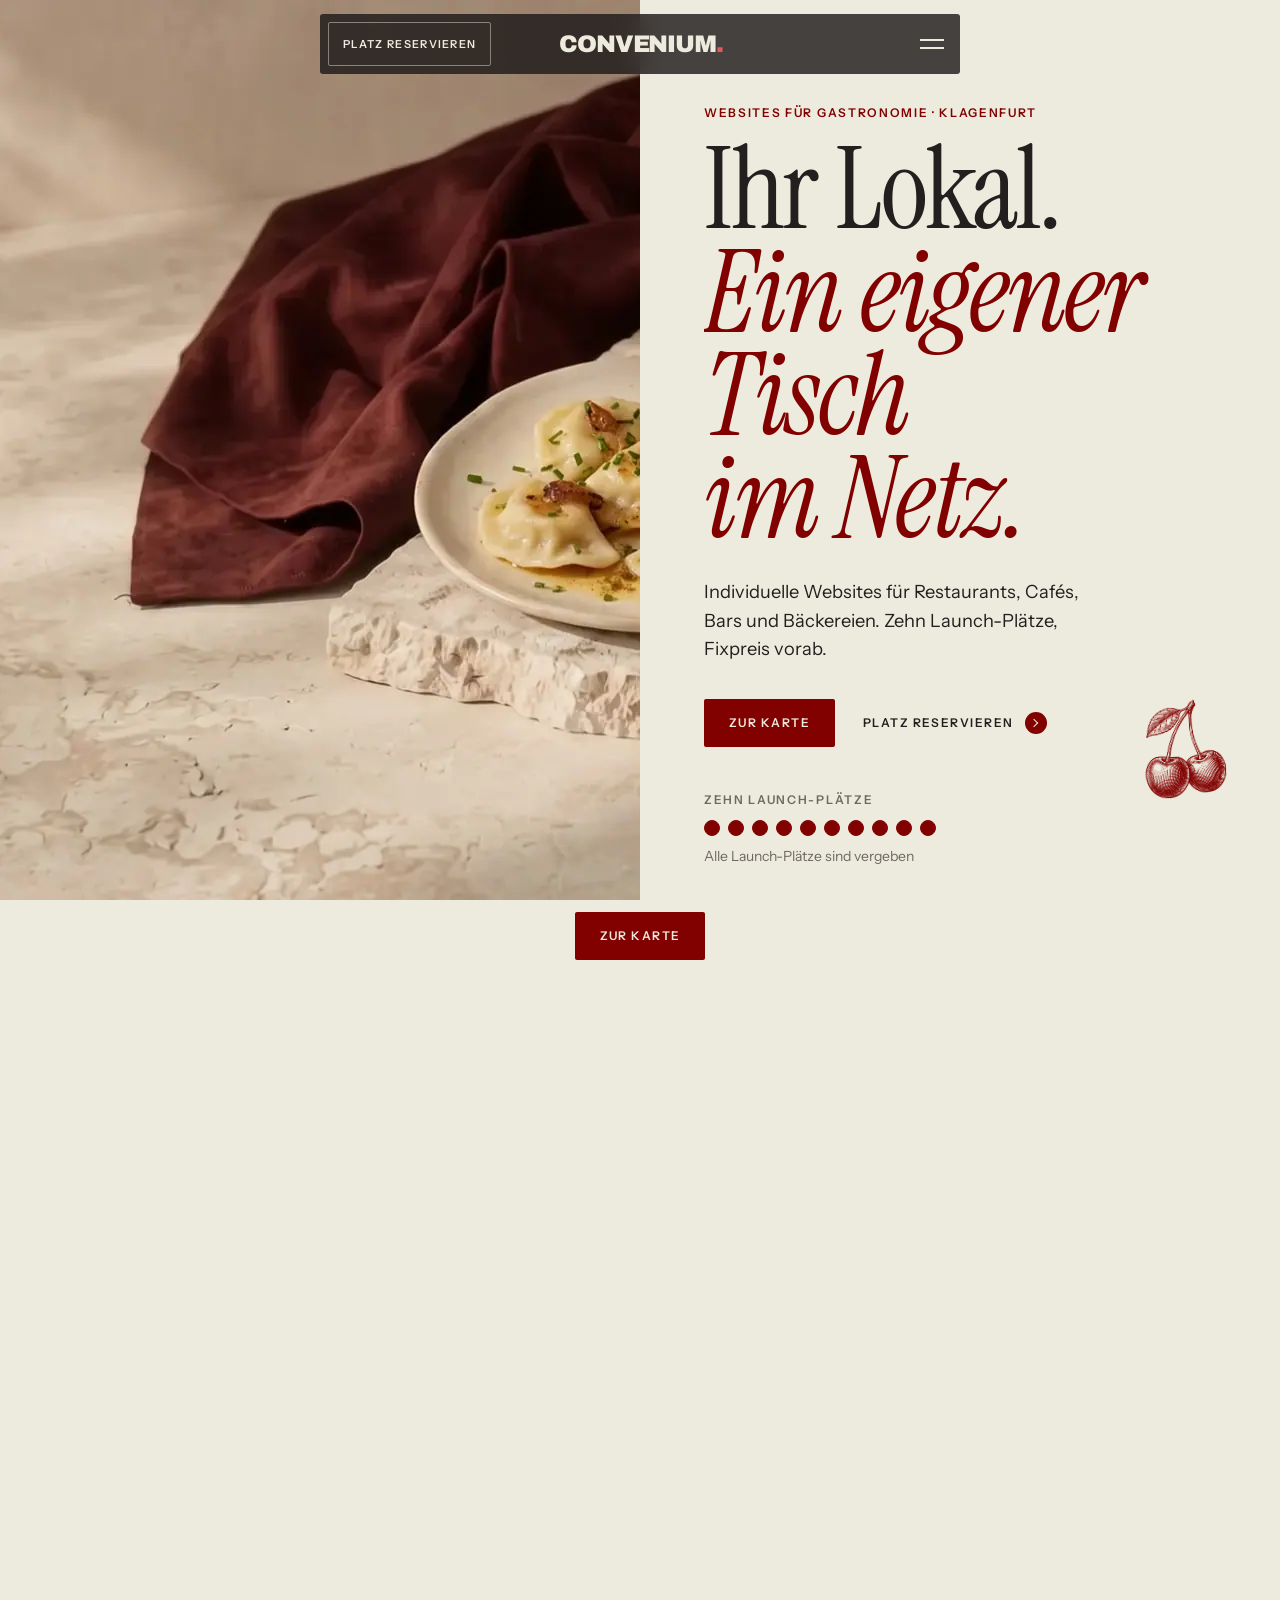
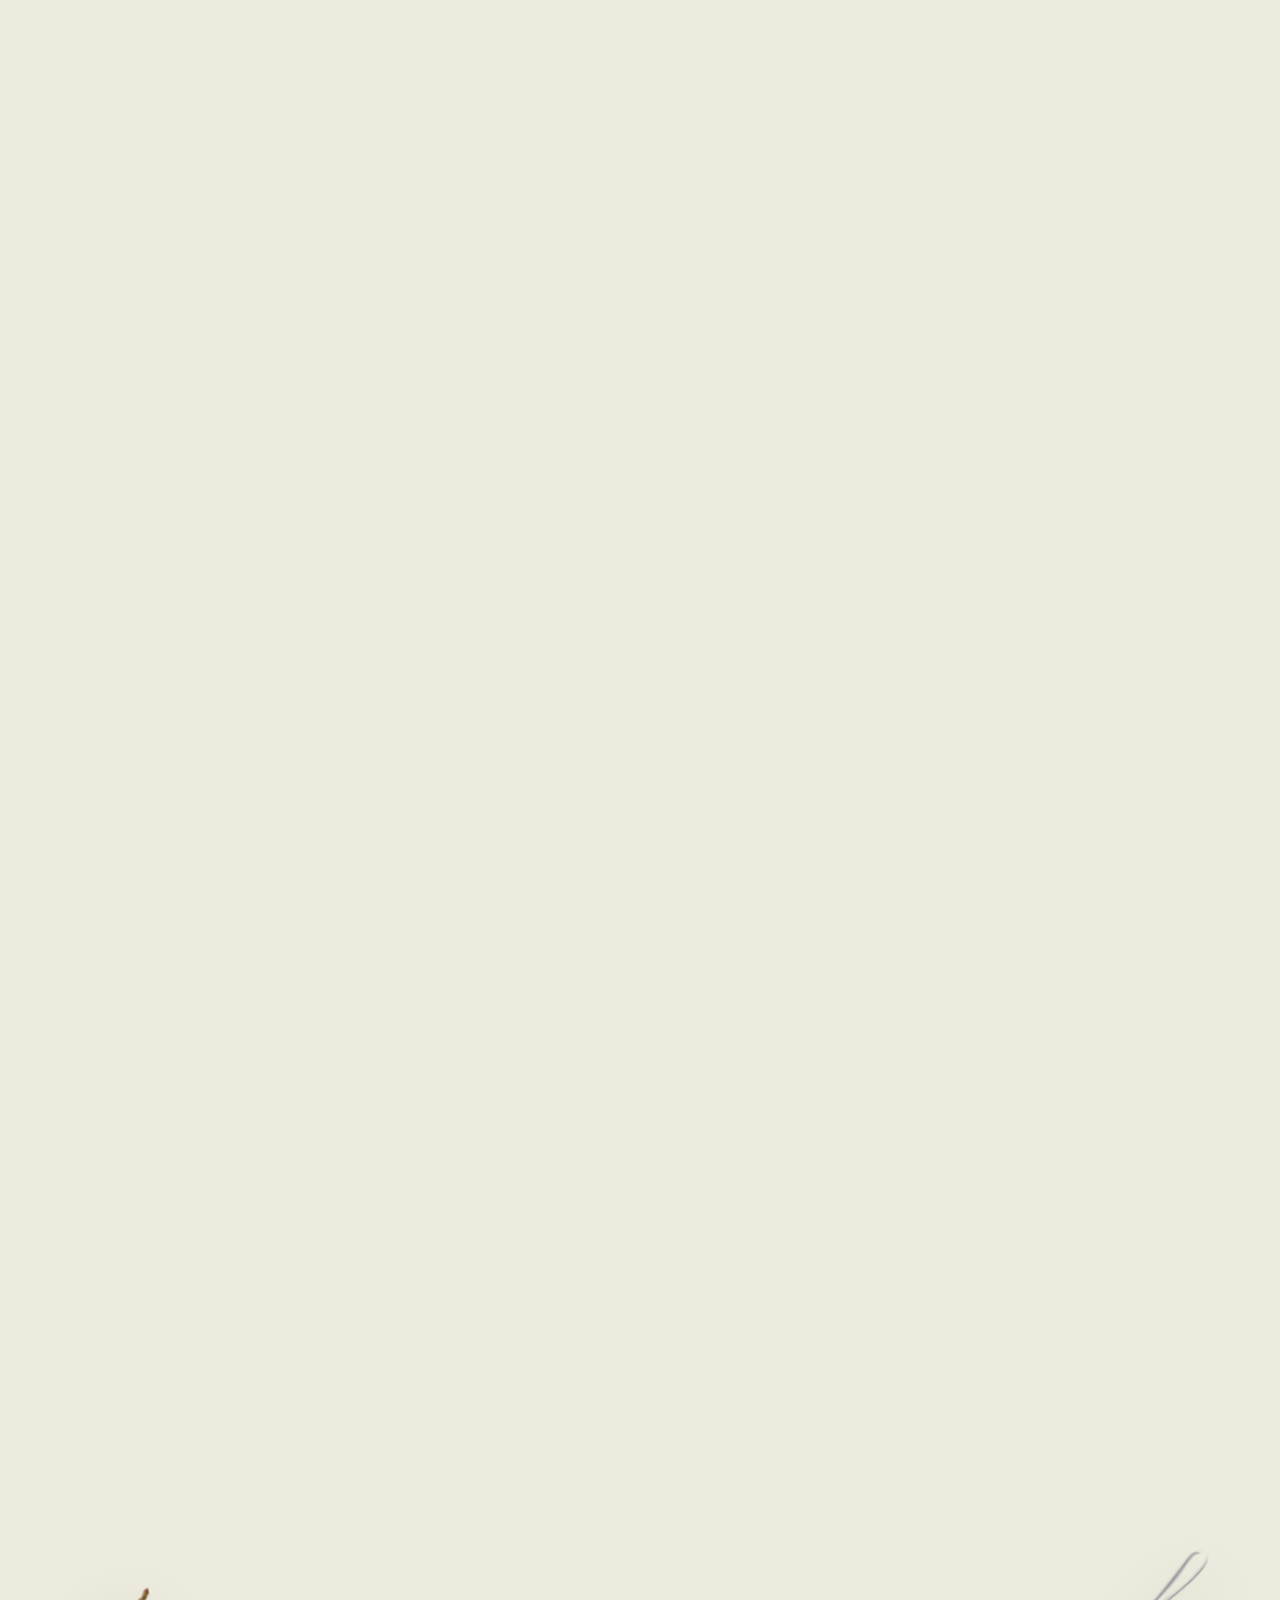
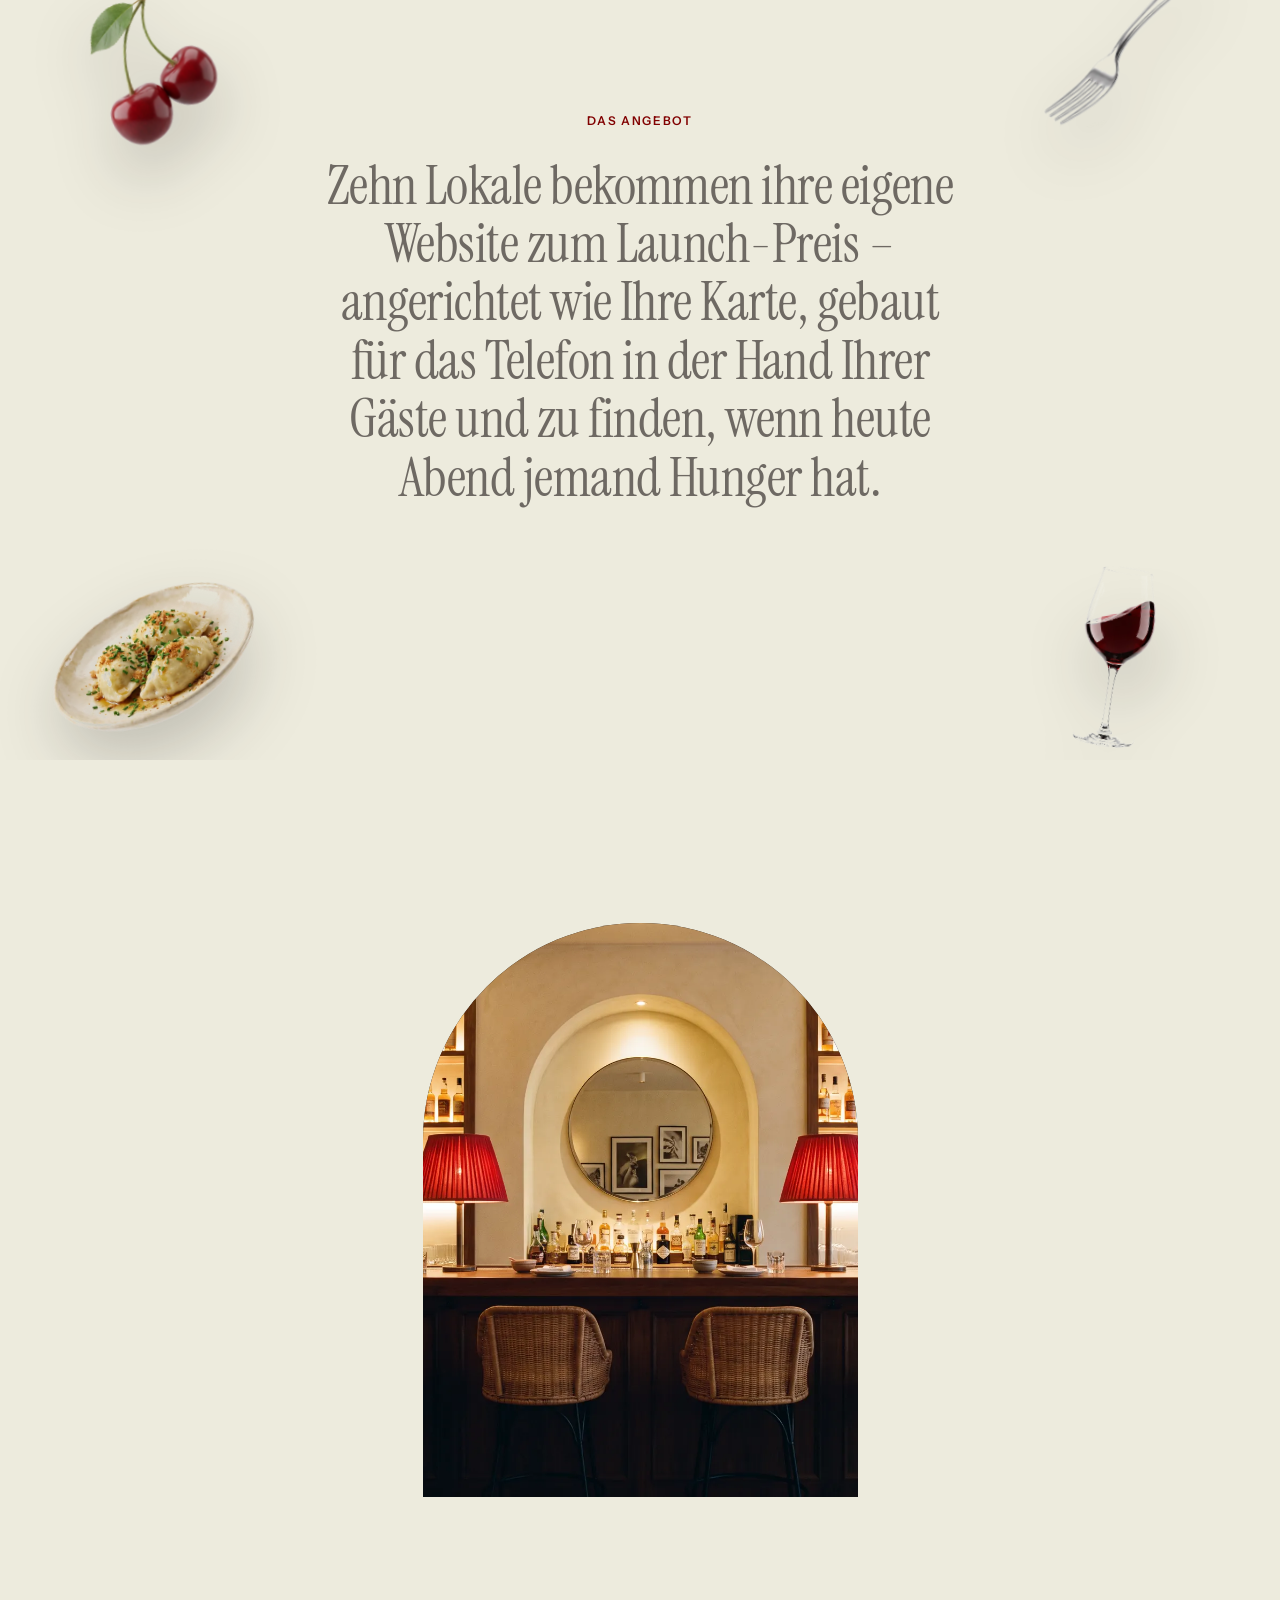
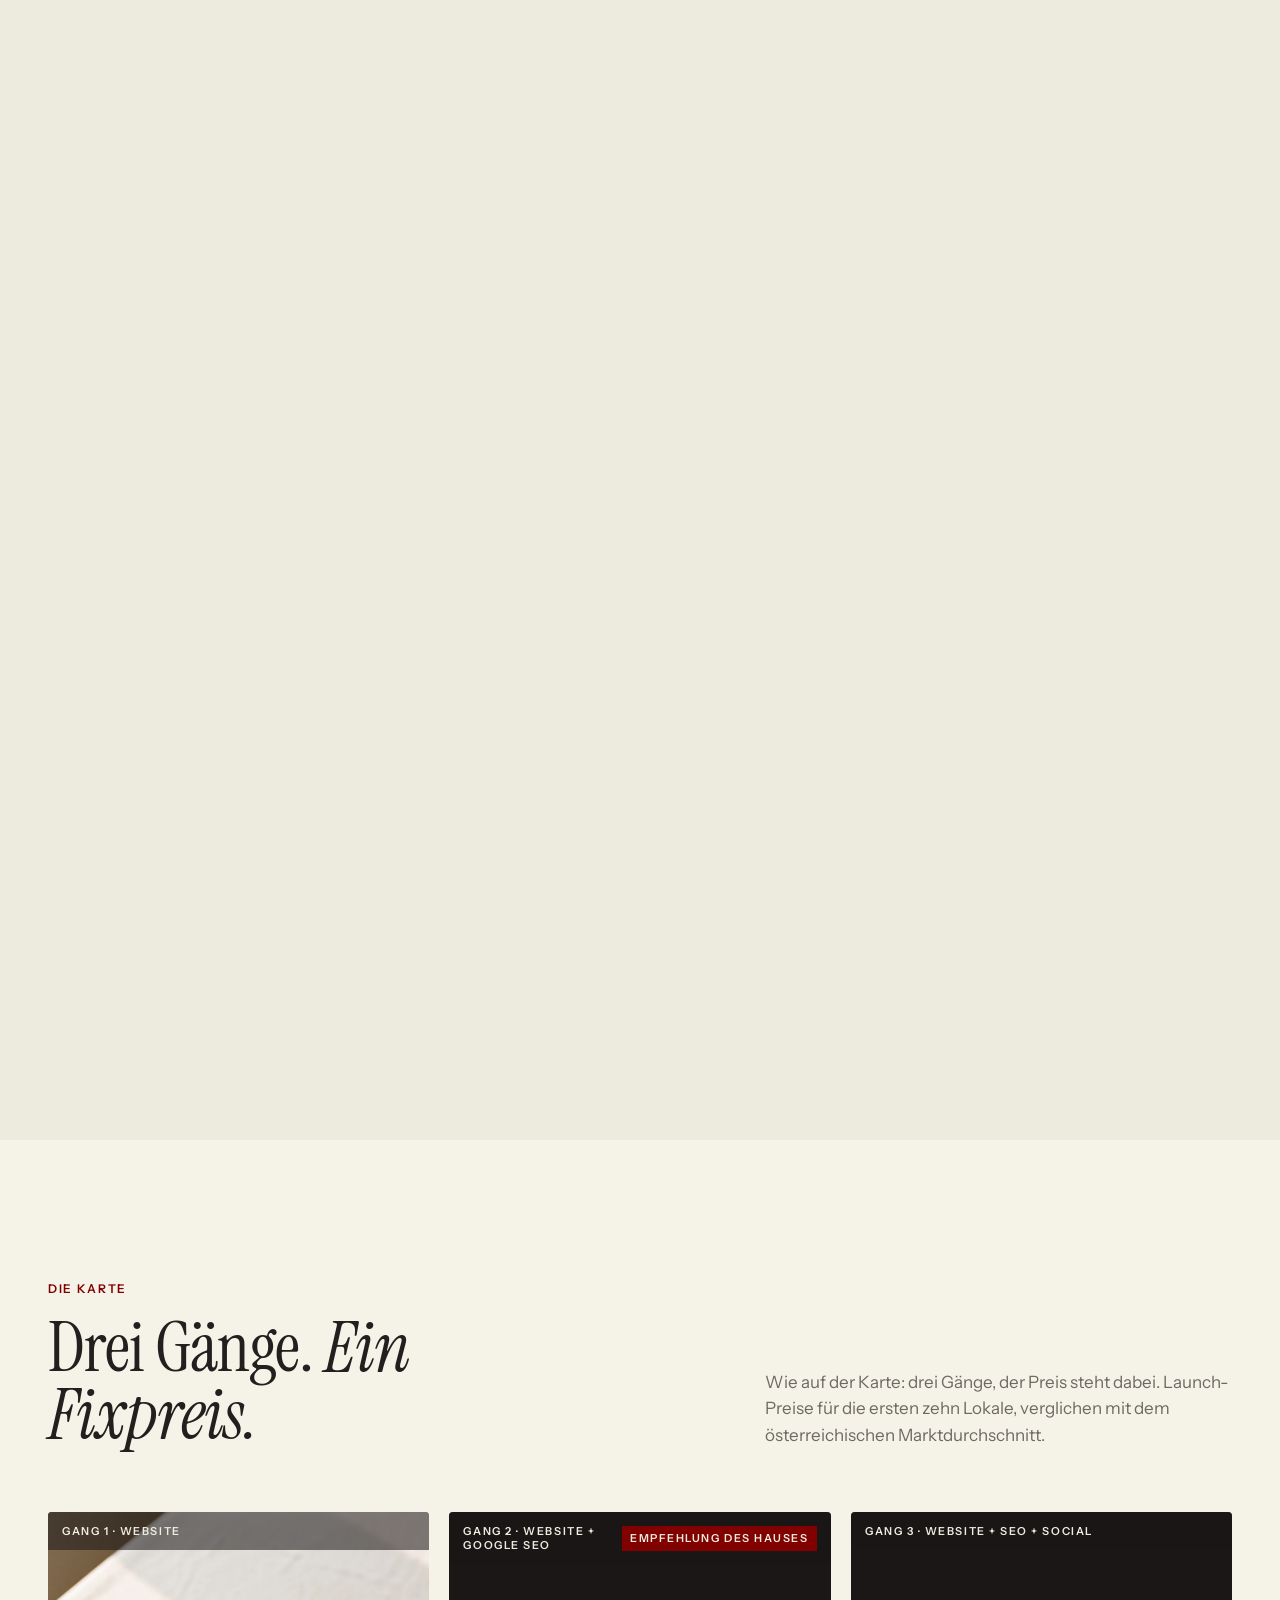
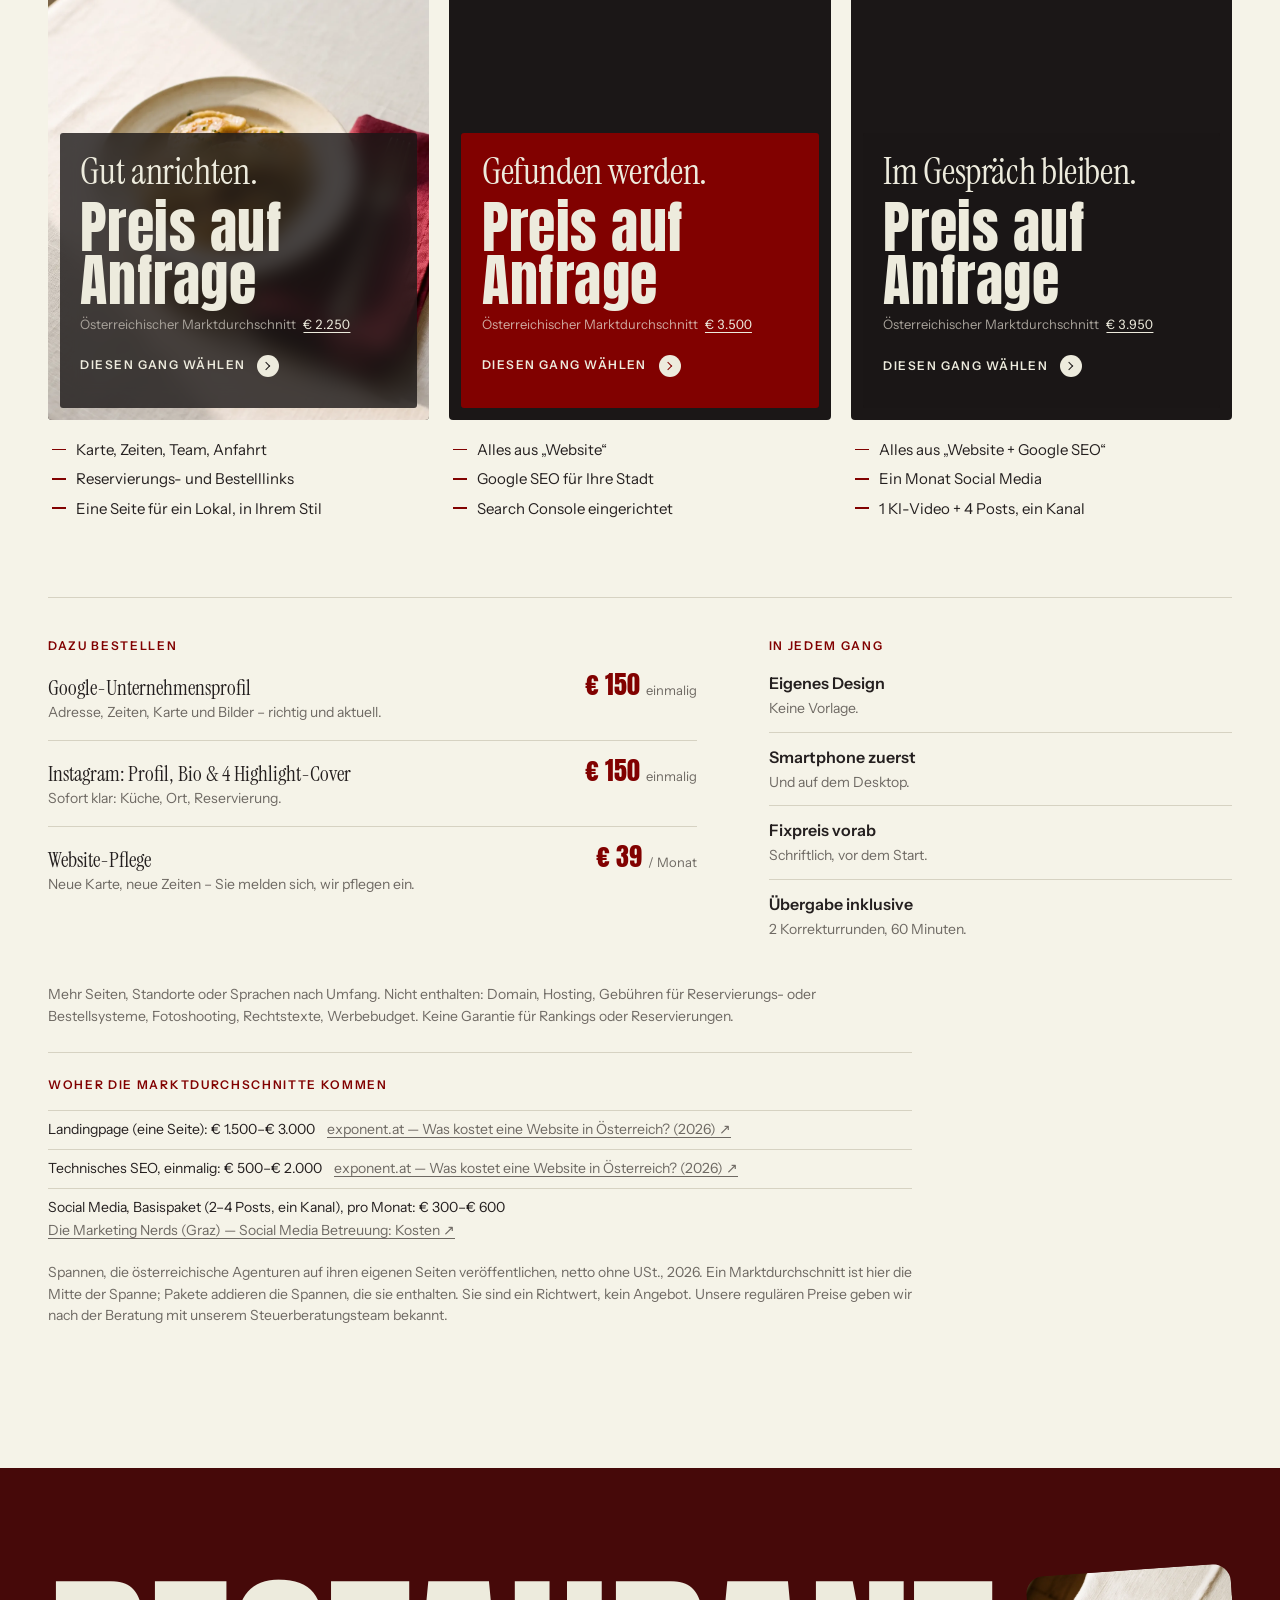
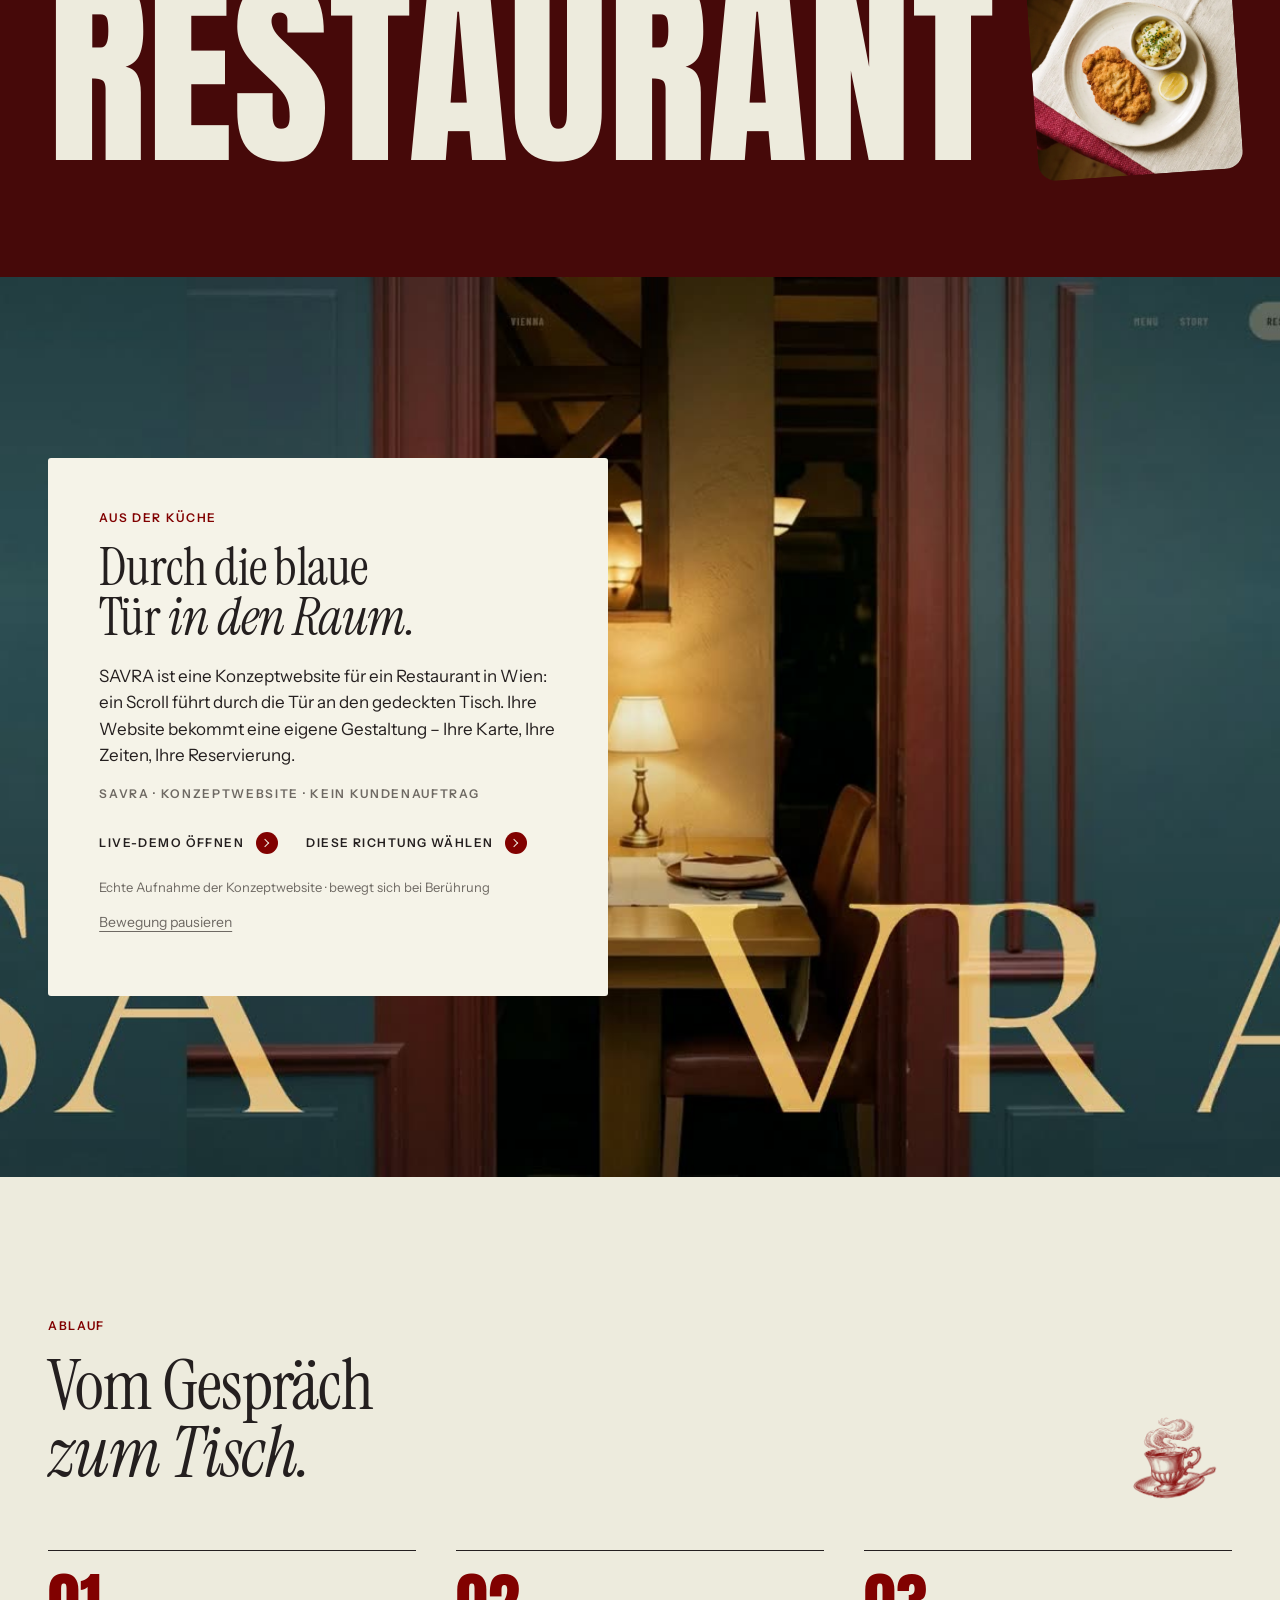
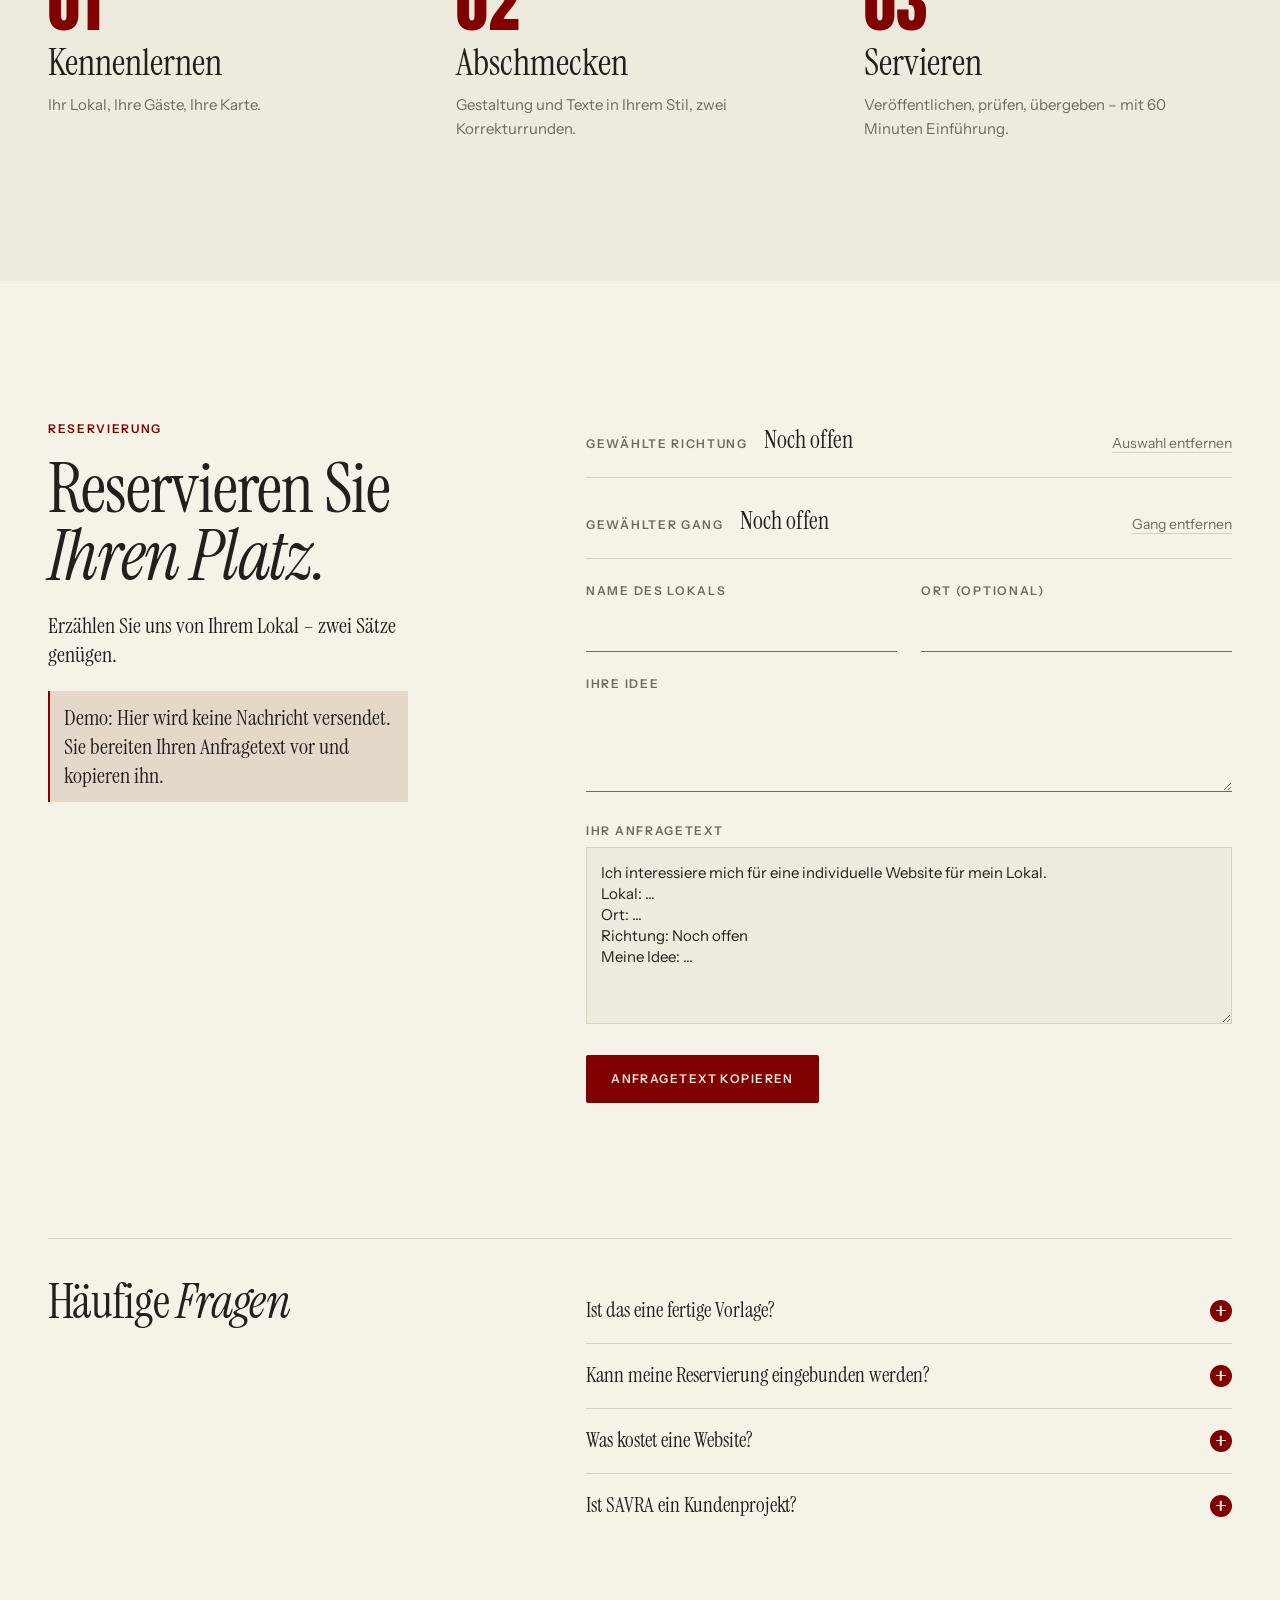
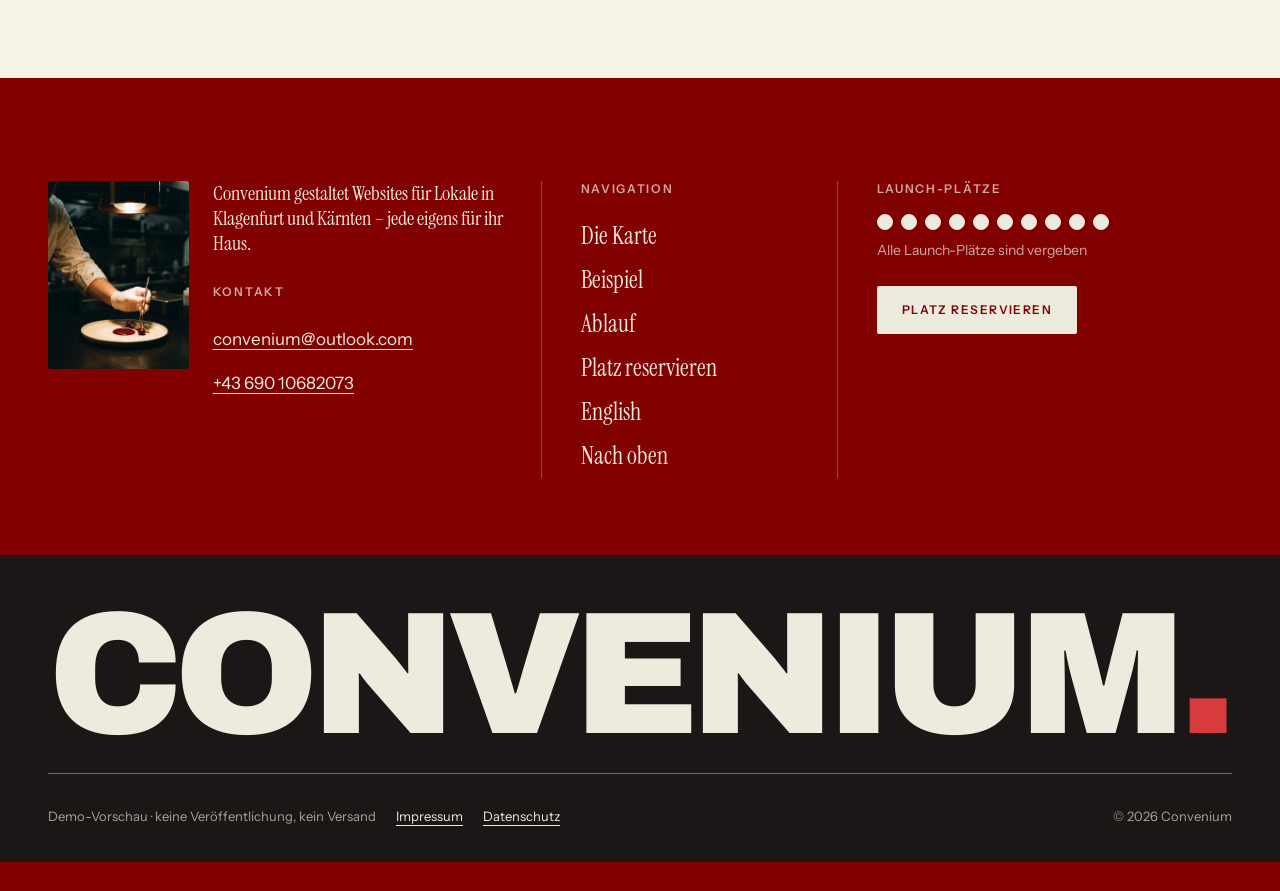
<file: index.html>
<!doctype html>
<html lang="de" class="no-js">
<head>
  <meta charset="utf-8">
  <meta name="viewport" content="width=device-width,initial-scale=1,viewport-fit=cover">
  <meta http-equiv="Content-Security-Policy" content="default-src 'self'; img-src 'self' data:; media-src 'self'; font-src 'self'; style-src 'self' 'unsafe-inline'; script-src 'self' 'sha256-A7kybvokWAe3T9hBeDjSubBib1FYvgoj/LT4qcGRFwo='; connect-src 'self'; object-src 'none'; base-uri 'self'; form-action 'none'">
  <meta name="referrer" content="strict-origin-when-cross-origin">
  <meta name="robots" content="noindex,nofollow">
  <title>Websites für Gastronomie — Convenium</title>
  <meta name="description" content="Individuelle Websites für Restaurants, Cafés, Bars und Bäckereien in Klagenfurt. Zehn Launch-Plätze zum Fixpreis. Von Convenium, Klagenfurt.">
  <meta name="theme-color" content="#810100">
  <link rel="icon" href="favicon.svg" type="image/svg+xml">
  <script>if(matchMedia('(prefers-reduced-motion: no-preference)').matches)document.documentElement.classList.add('pre')</script>
  <link rel="alternate" hreflang="de" href="./">
  <link rel="alternate" hreflang="en" href="en/">
  <meta property="og:type" content="website">
  <meta property="og:title" content="Websites für Gastronomie — Convenium">
  <meta property="og:description" content="Individuelle Websites für Restaurants, Cafés, Bars und Bäckereien in Klagenfurt. Zehn Launch-Plätze zum Fixpreis. Von Convenium, Klagenfurt.">
  <meta property="og:locale" content="de_AT">
  <meta property="og:image" content="og.jpg">
  <meta property="og:image:width" content="1200">
  <meta property="og:image:height" content="630">
  <meta name="twitter:card" content="summary_large_image">
  <link rel="preload" as="font" type="font/woff2" crossorigin href="assets/kit/fonts/instrument-serif-400.woff2">
  <link rel="preload" as="image" href="assets/seq/hero/0001.webp">
  <link rel="preload" as="font" type="font/woff2" crossorigin href="assets/kit/fonts/archivo-900.woff2">
  <link rel="stylesheet" href="assets/kit/fonts/fonts.css">
  <link rel="stylesheet" href="styles.css">
  <script defer src="assets/kit/vendor/gsap.min.js"></script>
  <script defer src="assets/kit/vendor/ScrollTrigger.min.js"></script>
  <script defer src="campaign.js"></script>
  <script defer src="script.js"></script>
</head>
<body>
  <a class="skip" href="#inhalt">Zum Inhalt</a>

  <header class="bar">
    <a class="btn btn--ghost bar-cta" href="#reservierung">Platz reservieren</a>
    <a class="brand" href="#top" aria-label="Convenium, zum Seitenanfang">CONVENIUM<span>.</span></a>
    <button class="bar-menu js-only" type="button" aria-expanded="false" aria-controls="menu" data-menu-toggle><span class="bar-lines" aria-hidden="true"></span><span class="sr-only" data-menu-label>Menü</span></button>
    <a class="bar-menu nojs-only" href="#fusszeile"><span class="bar-lines" aria-hidden="true"></span><span class="sr-only">Menü</span></a>
  </header>

  <div class="menu" id="menu" hidden>
    <nav class="menu-nav" aria-label="Hauptnavigation">
      <a href="#karte">Die Karte</a><a href="#beispiel">Beispiel</a><a href="#ablauf">Ablauf</a>
      <a href="#reservierung">Platz reservieren</a>
    </nav>
    <p class="menu-locale"><a href="./" aria-current="page">Deutsch</a><a href="en/" hreflang="en" lang="en" data-locale-link data-base="en/">English</a></p>
  </div>

  <main id="inhalt">
    <section class="hero" id="top" aria-labelledby="hero-title" data-seq='{"dir":"assets/seq/hero/","count":175,"safeFrom":122,"width":1600,"height":900}'>
      <div class="hero-stage">
      <figure class="hero-photo"><img class="hero-poster" src="assets/seq/hero/0001.webp" width="1600" height="900" alt="Ein Stillleben auf hellem Kalkstein: ein Teller Kärntner Kasnudeln mit brauner Butter, Besteck, ein Glas Rotwein, Brot und eine kirschrote Leinenserviette." fetchpriority="high"><canvas class="hero-canvas" aria-hidden="true"></canvas></figure>
      <div class="hero-panel">
        <p class="label">Websites für Gastronomie · Klagenfurt</p>
        <h1 id="hero-title"><span class="line"><span class="line-inner">Ihr Lokal.</span></span><span class="line"><em class="line-inner">Ein eigener Tisch</em></span><span class="line"><em class="line-inner">im Netz.</em></span></h1>
        <p class="hero-body">Individuelle Websites für Restaurants, Cafés, Bars und Bäckereien. Zehn Launch-Plätze, Fixpreis vorab.</p>
        <div class="actions">
          <a class="btn btn--solid" href="#karte">Zur Karte</a>
          <a class="arrow-link" href="#reservierung" ><span>Platz reservieren</span><span class="arrow-dot" aria-hidden="true"></span></a>
        </div>
        <div class="hero-places">
          <p class="label label--quiet">Zehn Launch-Plätze</p>
          <span class="ticks" role="img" aria-label="Zehn Launch-Plätze, einer pro Lokal."><span class="tick" data-plate="1"></span><span class="tick" data-plate="2"></span><span class="tick" data-plate="3"></span><span class="tick" data-plate="4"></span><span class="tick" data-plate="5"></span><span class="tick" data-plate="6"></span><span class="tick" data-plate="7"></span><span class="tick" data-plate="8"></span><span class="tick" data-plate="9"></span><span class="tick" data-plate="10"></span></span>
          <p class="places-count" data-camp-slots>10 von 10 Plätzen frei</p>
        </div>
        <img class="cut cut--cherries" src="assets/photos/cut-cherries.webp" width="451" height="700" alt="" aria-hidden="true" data-cut>
      </div>
      </div>
    </section>

    <section class="statement" aria-labelledby="statement-label" data-d3>
      <div class="d3" aria-hidden="true">
        <img class="d3-item d3--cherries" src="assets/photos/d3-cherries.webp" width="543" height="677" alt="" loading="lazy" decoding="async" data-depth="0.7">
        <img class="d3-item d3--fork" src="assets/photos/d3-fork.webp" width="762" height="736" alt="" loading="lazy" decoding="async" data-depth="0.45">
        <img class="d3-item d3--plate" src="assets/photos/d3-plate.webp" width="658" height="644" alt="" loading="lazy" decoding="async" data-depth="1">
        <img class="d3-item d3--glass" src="assets/photos/d3-glass.webp" width="363" height="664" alt="" loading="lazy" decoding="async" data-depth="0.6">
      </div>
      <div class="wrap statement-wrap">
        <p class="label" id="statement-label">Das Angebot</p>
        <p class="statement-text" data-fill><span class="w">Zehn</span> <span class="w">Lokale</span> <span class="w">bekommen</span> <span class="w">ihre</span> <span class="w">eigene</span> <span class="w">Website</span> <span class="w">zum</span> <span class="w">Launch-Preis</span> <span class="w">–</span> <span class="w">angerichtet</span> <span class="w">wie</span> <span class="w">Ihre</span> <span class="w">Karte,</span> <span class="w">gebaut</span> <span class="w">für</span> <span class="w">das</span> <span class="w">Telefon</span> <span class="w">in</span> <span class="w">der</span> <span class="w">Hand</span> <span class="w">Ihrer</span> <span class="w">Gäste</span> <span class="w">und</span> <span class="w">zu</span> <span class="w">finden,</span> <span class="w">wenn</span> <span class="w">heute</span> <span class="w">Abend</span> <span class="w">jemand</span> <span class="w">Hunger</span> <span class="w">hat.</span></p>
      </div>
    </section>

    <section class="arch" aria-labelledby="arch-line" data-arch>
      <div class="arch-sticky">
        <figure class="arch-frame" data-arch-frame><img loading="lazy" decoding="async" src="assets/photos/arch-bar.webp" width="1600" height="1073" alt="Eine Bar mit hinterleuchteten Flaschen, Rattanhockern und zwei kirschroten Lampenschirmen vor einer hellen Wand mit Rundbogen."></figure>
        <p class="arch-line" id="arch-line">Treten Sie ein.</p>
      </div>
    </section>

    <section class="karte" id="karte" aria-labelledby="karte-title">
      <div class="wrap">
        <div class="sec-head">
          <div>
            <p class="label">Die Karte</p>
            <h2 id="karte-title">Drei Gänge. <em>Ein Fixpreis.</em></h2>
          </div>
          <p class="sec-intro">Wie auf der Karte: drei Gänge, der Preis steht dabei. Launch-Preise für die ersten zehn Lokale, verglichen mit dem österreichischen Marktdurchschnitt.</p>
        </div>
        <ol class="cards" data-rail>
          <li class="card" data-package="website" data-reveal-card>
            <article aria-labelledby="course-website">
              <div class="card-photo">
                <img loading="lazy" decoding="async" src="assets/photos/course-1.webp" width="1195" height="1600" alt="Kärntner Kasnudeln mit brauner Butter und Schnittlauch auf einem hellen Teller, daneben eine kirschrote Serviette und eine Gabel.">
                <p class="card-band"><span>Gang 1 · Website</span></p>
                <div class="card-foot">
                  <h3 class="card-title" id="course-website">Gut anrichten.</h3>
                  <p class="course-price"><span class="plan-from">ab</span> <span class="plan-amount" data-camp-pkg="website">€ 500</span> <span class="plan-unit">einmalig · netto</span></p>
                  <p class="plan-then" data-camp-then="website">Launch-Preis bis 15.11.2026</p>
                  <p class="card-market">Österreichischer Marktdurchschnitt <a href="#marktquellen">€ 2.250</a></p>
                  <a class="arrow-link" href="?package=website#reservierung" data-choose-package="website"><span>Diesen Gang wählen</span><span class="sr-only" data-chosen></span><span class="arrow-dot" aria-hidden="true"></span></a>
                </div>
              </div>
              <ul class="card-includes"><li>Karte, Zeiten, Team, Anfahrt</li><li>Reservierungs- und Bestelllinks</li><li>Eine Seite für ein Lokal, in Ihrem Stil</li></ul>
            </article>
          </li>
          <li class="card card--featured" data-package="website-seo" data-reveal-card>
            <article aria-labelledby="course-website-seo">
              <div class="card-photo">
                <img loading="lazy" decoding="async" src="assets/photos/course-2.webp" width="1195" height="1600" alt="Das leuchtende Fenster eines kleinen Restaurants zur blauen Stunde; ein Passant bleibt auf dem Kopfsteinpflaster stehen und schaut hinein.">
                <p class="card-band"><span>Gang 2 · Website + Google SEO</span><span class="card-flag">Empfehlung des Hauses</span></p>
                <div class="card-foot">
                  <h3 class="card-title" id="course-website-seo">Gefunden werden.</h3>
                  <p class="course-price"><span class="plan-from">ab</span> <span class="plan-amount" data-camp-pkg="website-seo">€ 700</span> <span class="plan-unit">einmalig · netto</span></p>
                  <p class="plan-then" data-camp-then="website-seo">Launch-Preis bis 15.11.2026</p>
                  <p class="card-market">Österreichischer Marktdurchschnitt <a href="#marktquellen">€ 3.500</a></p>
                  <a class="arrow-link" href="?package=website-seo#reservierung" data-choose-package="website-seo"><span>Diesen Gang wählen</span><span class="sr-only" data-chosen></span><span class="arrow-dot" aria-hidden="true"></span></a>
                </div>
              </div>
              <ul class="card-includes"><li>Alles aus „Website“</li><li>Google SEO für Ihre Stadt</li><li>Search Console eingerichtet</li></ul>
            </article>
          </li>
          <li class="card" data-package="website-seo-social" data-reveal-card>
            <article aria-labelledby="course-website-seo-social">
              <div class="card-photo">
                <img loading="lazy" decoding="async" src="assets/photos/course-3.webp" width="1195" height="1600" alt="Freunde stoßen mit Rotwein über einem Tisch voller geteilter Teller an.">
                <p class="card-band"><span>Gang 3 · Website + SEO + Social</span></p>
                <div class="card-foot">
                  <h3 class="card-title" id="course-website-seo-social">Im Gespräch bleiben.</h3>
                  <p class="course-price"><span class="plan-from">ab</span> <span class="plan-amount" data-camp-pkg="website-seo-social">€ 990</span> <span class="plan-unit">einmalig · netto</span></p>
                  <p class="plan-then" data-camp-then="website-seo-social">Launch-Preis bis 15.11.2026</p>
                  <p class="card-market">Österreichischer Marktdurchschnitt <a href="#marktquellen">€ 3.950</a></p>
                  <a class="arrow-link" href="?package=website-seo-social#reservierung" data-choose-package="website-seo-social"><span>Diesen Gang wählen</span><span class="sr-only" data-chosen></span><span class="arrow-dot" aria-hidden="true"></span></a>
                </div>
              </div>
              <ul class="card-includes"><li>Alles aus „Website + Google SEO“</li><li>Ein Monat Social Media</li><li>1 KI-Video + 4 Posts, ein Kanal</li></ul>
            </article>
          </li>
        </ol>
        <p class="rail-count" aria-hidden="true" data-rail-count>1 / 3</p>
        <div class="menu-foot">
          <div class="extras">
            <h3 class="label">Dazu bestellen</h3>
            <ul class="menu-list"><li><span class="menu-item"><strong>Google-Unternehmensprofil</strong><small>Adresse, Zeiten, Karte und Bilder – richtig und aktuell.</small></span><span class="menu-price">€ 150<small>einmalig</small></span></li><li><span class="menu-item"><strong>Instagram: Profil, Bio &amp; 4 Highlight-Cover</strong><small>Sofort klar: Küche, Ort, Reservierung.</small></span><span class="menu-price">€ 150<small>einmalig</small></span></li><li><span class="menu-item"><strong>Website-Pflege</strong><small>Neue Karte, neue Zeiten – Sie melden sich, wir pflegen ein.</small></span><span class="menu-price">€ 39<small>/ Monat</small></span></li></ul>
          </div>
          <div class="value">
            <h3 class="label">In jedem Gang</h3>
            <details class="m-fold" open data-m-fold><summary class="label m-fold-summary">In jedem Gang<span class="faq-mark" aria-hidden="true"></span></summary><ul><li><strong>Eigenes Design</strong><span>Keine Vorlage.</span></li><li><strong>Smartphone zuerst</strong><span>Und auf dem Desktop.</span></li><li><strong>Fixpreis vorab</strong><span>Schriftlich, vor dem Start.</span></li><li><strong>Übergabe inklusive</strong><span>2 Korrekturrunden, 60 Minuten.</span></li></ul></details>
          </div>
        </div>
        <p class="menu-note">Mehr Seiten, Standorte oder Sprachen nach Umfang. Nicht enthalten: Domain, Hosting, Gebühren für Reservierungs- oder Bestellsysteme, Fotoshooting, Rechtstexte, Werbebudget. Keine Garantie für Rankings oder Reservierungen.</p>
        <div class="menu-sources" id="marktquellen">
          <h3 class="label">Woher die Marktdurchschnitte kommen</h3>
          <details class="m-fold" open data-m-fold><summary class="label m-fold-summary">Woher die Marktdurchschnitte kommen<span class="faq-mark" aria-hidden="true"></span></summary><ul><li><span class="menu-source-what">Landingpage (eine Seite): € 1.500–€ 3.000</span><a href="https://exponent.at/blog/was-kostet-eine-website-oesterreich-2026" target="_blank" rel="noopener noreferrer">exponent.at — Was kostet eine Website in Österreich? (2026)<span class="sr-only"> (öffnet in neuem Tab)</span> <span aria-hidden="true">↗</span></a></li><li><span class="menu-source-what">Technisches SEO, einmalig: € 500–€ 2.000</span><a href="https://exponent.at/blog/was-kostet-eine-website-oesterreich-2026" target="_blank" rel="noopener noreferrer">exponent.at — Was kostet eine Website in Österreich? (2026)<span class="sr-only"> (öffnet in neuem Tab)</span> <span aria-hidden="true">↗</span></a></li><li><span class="menu-source-what">Social Media, Basispaket (2–4 Posts, ein Kanal), pro Monat: € 300–€ 600</span><a href="https://diemarketingnerds.com/magazin/social-media-betreuung-kosten/" target="_blank" rel="noopener noreferrer">Die Marketing Nerds (Graz) — Social Media Betreuung: Kosten<span class="sr-only"> (öffnet in neuem Tab)</span> <span aria-hidden="true">↗</span></a></li></ul>
          <p>Spannen, die österreichische Agenturen auf ihren eigenen Seiten veröffentlichen, netto ohne USt., 2026. Ein Marktdurchschnitt ist hier die Mitte der Spanne; Pakete addieren die Spannen, die sie enthalten. Sie sind ein Richtwert, kein Angebot. Unsere regulären Preise geben wir nach der Beratung mit unserem Steuerberatungsteam bekannt.</p></details>
        </div>
      </div>
    </section>

    <section class="campaign" id="launch" aria-labelledby="campaign-label" data-campaign>
      <figure class="campaign-photo"><img loading="lazy" decoding="async" src="assets/photos/food-4.webp" width="1100" height="1100" alt="Ein kirschroter Cocktail in einer Coupette auf einer dunklen Holzbar, dahinter leuchtende Flaschen."></figure>
      <div class="campaign-block">
        <p class="label campaign-label" id="campaign-label" data-camp="label"></p>
        <p class="campaign-claim"><span data-camp="claim"></span></p>
        <a class="campaign-source" href="#marktquellen" data-camp="source"></a>
        <p class="campaign-count" role="timer" data-camp="count"><span class="campaign-ends" data-camp="ends"></span> <span class="campaign-units" data-camp="units" aria-hidden="true"></span></p>
        <p class="campaign-slots" data-camp="slots"></p>
        <p class="campaign-regular" data-camp="after"></p>
        <a class="btn btn--light campaign-cta" href="#karte" data-camp="cta"></a>
        <p class="campaign-risk" data-camp="risk"></p>
      </div>
    </section>

    <section class="marquee" aria-label="Für Restaurants, Cafés, Bäckereien und Bars." data-marquee>
      <div class="mq-track" aria-hidden="true" data-mq-track><span class="mq-word">Restaurant</span><img class="mq-card" src="assets/photos/food-1.webp" width="1100" height="1100" alt="" loading="lazy" decoding="async"><span class="mq-word mq-word--accent">Café</span><img class="mq-card" src="assets/photos/food-2.webp" width="1100" height="1100" alt="" loading="lazy" decoding="async"><span class="mq-word">Bäckerei</span><img class="mq-card" src="assets/photos/food-3.webp" width="1100" height="1100" alt="" loading="lazy" decoding="async"><span class="mq-word mq-word--accent">Bar</span><span class="mq-dot"></span><span class="mq-word">Restaurant</span><img class="mq-card" src="assets/photos/food-1.webp" width="1100" height="1100" alt="" loading="lazy" decoding="async"><span class="mq-word mq-word--accent">Café</span><img class="mq-card" src="assets/photos/food-2.webp" width="1100" height="1100" alt="" loading="lazy" decoding="async"><span class="mq-word">Bäckerei</span><img class="mq-card" src="assets/photos/food-3.webp" width="1100" height="1100" alt="" loading="lazy" decoding="async"><span class="mq-word mq-word--accent">Bar</span><span class="mq-dot"></span></div>
    </section>

    <section class="example" id="beispiel" aria-labelledby="example-title" data-door>
      <figure class="example-bg">
        <picture>
          <source media="(max-width: 1023px)" srcset="assets/savra/cover-portrait.jpg">
          <img loading="lazy" decoding="async" src="assets/savra/cover.jpg" width="1440" height="810" alt="Screenshot der SAVRA-Konzeptwebsite: große Serifen-Buchstaben SAVRA vor einer petrolblauen Wand, dazwischen der Blick durch eine Tür auf einen gedeckten Tisch mit Lampe.">
        </picture>
        <video class="door-video" muted loop playsinline preload="none" aria-hidden="true" tabindex="-1" data-door-video data-src-wide="assets/savra/loop.mp4" data-src-narrow="assets/savra/loop-portrait.mp4"></video>
      </figure>
      <div class="wrap example-wrap">
        <article class="savra-panel" data-concept="savra" aria-labelledby="example-title" data-reveal>
          <p class="label">Aus der Küche</p>
          <h2 id="example-title">Durch die blaue Tür <em>in den Raum.</em></h2>
          <p class="example-intro">SAVRA ist eine Konzeptwebsite für ein Restaurant in Wien: ein Scroll führt durch die Tür an den gedeckten Tisch. Ihre Website bekommt eine eigene Gestaltung – Ihre Karte, Ihre Zeiten, Ihre Reservierung.</p>
          <p class="status">SAVRA · Konzeptwebsite · kein Kundenauftrag</p>
          <div class="savra-actions">
            <a class="arrow-link" href="https://rustamg16.github.io/Savra_v2/" target="_blank" rel="noopener noreferrer"><span>Live-Demo öffnen</span><span class="sr-only"> (öffnet in neuem Tab)</span><span class="arrow-dot" aria-hidden="true"></span></a>
            <a class="arrow-link" href="?example=savra#reservierung" data-choose="savra"><span>Diese Richtung wählen</span><span class="sr-only" data-chosen></span><span class="arrow-dot" aria-hidden="true"></span></a>
          </div>
          <p class="caption">Echte Aufnahme der Konzeptwebsite · bewegt sich bei Berührung</p>
          <button class="text-button motion-toggle js-only" type="button" aria-pressed="false" data-motion-toggle>Bewegung pausieren</button>
        </article>
      </div>
    </section>

    <section class="process" id="ablauf" aria-labelledby="process-title">
      <div class="wrap">
        <div class="sec-head">
          <div>
            <p class="label">Ablauf</p>
            <h2 id="process-title">Vom Gespräch <em>zum Tisch.</em></h2>
          </div>
          <img class="cut cut--cup" src="assets/photos/cut-cup.webp" width="700" height="537" alt="" aria-hidden="true" data-cut>
        </div>
        <ol class="steps" data-reveal-group><li><span class="step-num" aria-hidden="true">01</span><h3>Kennenlernen</h3><p>Ihr Lokal, Ihre Gäste, Ihre Karte.</p></li><li><span class="step-num" aria-hidden="true">02</span><h3>Abschmecken</h3><p>Gestaltung und Texte in Ihrem Stil, zwei Korrekturrunden.</p></li><li><span class="step-num" aria-hidden="true">03</span><h3>Servieren</h3><p>Veröffentlichen, prüfen, übergeben – mit 60 Minuten Einführung.</p></li></ol>
      </div>
    </section>

    <section class="inquiry" id="reservierung" aria-labelledby="inquiry-title">
      <div class="wrap">
        <div class="inquiry-grid">
          <div class="inquiry-intro" data-reveal>
            <p class="label">Reservierung</p>
            <h2 id="inquiry-title" tabindex="-1">Reservieren Sie <em>Ihren Platz.</em></h2>
            <p>Erzählen Sie uns von Ihrem Lokal – zwei Sätze genügen.</p>
            <p class="demo-note">Demo: Hier wird keine Nachricht versendet. Sie bereiten Ihren Anfragetext vor und kopieren ihn.</p>
          </div>
          <div class="composer" role="group" aria-labelledby="inquiry-title" data-reveal>
            <div class="selection js-only" role="group" aria-labelledby="sel-label">
              <span class="field-label" id="sel-label">Gewählte Richtung</span>
              <strong class="selection-value" data-selection-name>Noch offen</strong>
              <button class="text-button" type="button" data-clear aria-disabled="true">Auswahl entfernen</button>
            </div>
            <div class="selection js-only" role="group" aria-labelledby="pkg-label">
              <span class="field-label" id="pkg-label">Gewählter Gang</span>
              <strong class="selection-value" data-package-name>Noch offen</strong>
              <button class="text-button" type="button" data-clear-package aria-disabled="true">Gang entfernen</button>
            </div>
            <div class="fields-2 js-only">
              <div><label class="field-label" for="f-business">Name des Lokals</label><input id="f-business" type="text" autocomplete="organization" maxlength="120"></div>
              <div><label class="field-label" for="f-location">Ort (optional)</label><input id="f-location" type="text" maxlength="120"></div>
            </div>
            <div class="js-only"><label class="field-label" for="f-message">Ihre Idee</label><textarea id="f-message" rows="3" maxlength="1200"></textarea></div>
            <div>
              <label class="field-label" for="inquiry-preview">Ihr Anfragetext</label>
              <textarea class="preview" id="inquiry-preview" rows="7" readonly data-preview>Ich interessiere mich für eine individuelle Website für mein Lokal. Lokal: … Ort: … Richtung: … Gang: … Meine Idee: …</textarea>
            </div>
            <p class="fallback nojs-only">Ohne JavaScript: Kopieren Sie diese Vorlage und ergänzen Sie Lokal, Ort, Richtung, gewünschten Gang und Ihre Idee.</p>
            <div class="composer-actions js-only">
              <button class="btn btn--solid" type="button" data-copy>Anfragetext kopieren</button>
            </div>
            <p class="status-line" role="status" aria-live="polite" data-status></p>
          </div>
        </div>
        <div class="faq" data-reveal>
          <h2>Häufige <em>Fragen</em></h2>
          <div class="faq-list"><details><summary>Ist das eine fertige Vorlage?<span class="faq-mark" aria-hidden="true"></span></summary><p>Nein. SAVRA zeigt eine Richtung; Ihre Website wird für Ihr Lokal gestaltet.</p></details><details><summary>Kann meine Reservierung eingebunden werden?<span class="faq-mark" aria-hidden="true"></span></summary><p>Vorhandene Reservierungs- oder Bestelllinks ja. Weitere Integrationen hängen vom Anbieter ab.</p></details><details><summary>Was kostet eine Website?<span class="faq-mark" aria-hidden="true"></span></summary><p>Ab € 500 netto für eine einseitige Website – der Launch-Preis für die ersten zehn Lokale. Den Endpreis bestätigen wir vor dem Start schriftlich.</p></details><details><summary>Ist SAVRA ein Kundenprojekt?<span class="faq-mark" aria-hidden="true"></span></summary><p>Nein. SAVRA ist eine Konzeptwebsite von Convenium, kein Kundenauftrag.</p></details></div>
        </div>
      </div>
    </section>
  </main>

  <a class="btn btn--solid sticky-cta js-only" href="#karte" data-sticky data-label-later="Platz reservieren">Zur Karte</a>

  <nav class="tabbar" aria-label="Mobile Navigation">
    <a href="#karte" data-tab="karte"><span class="tab-icon tab-icon--menu" aria-hidden="true"></span>Die Karte</a>
    <a href="#beispiel" data-tab="beispiel"><span class="tab-icon tab-icon--door" aria-hidden="true"></span>Beispiel</a>
    <a href="#ablauf" data-tab="ablauf"><span class="tab-icon tab-icon--steps" aria-hidden="true"></span>Ablauf</a>
    <a class="tabbar-cta" href="#reservierung" data-tab="reservierung">Platz reservieren</a>
  </nav>

  <footer class="site-footer" id="fusszeile">
    <div class="wrap footer-grid">
      <div class="footer-studio">
        <img class="footer-photo" loading="lazy" decoding="async" src="assets/photos/chef.webp" width="1195" height="1600" alt="Hände eines Kochs richten mit einer Pinzette einen Teller an.">
        <div>
          <p class="footer-about">Convenium gestaltet Websites für Lokale in Klagenfurt und Kärnten – jede eigens für ihr Haus.</p>
          <p class="label label--rose">Kontakt</p>
          <p class="footer-contact"><a href="mailto:convenium@outlook.com">convenium@outlook.com</a><a href="tel:+4369010682073">+43 690 10682073</a></p>
        </div>
      </div>
      <nav class="footer-nav" aria-label="Fußnavigation">
        <p class="label label--rose">Navigation</p>
        <a href="#karte">Die Karte</a><a href="#beispiel">Beispiel</a><a href="#ablauf">Ablauf</a>
        <a href="#reservierung">Platz reservieren</a>
        <a href="en/" hreflang="en" lang="en" data-locale-link data-base="en/">English</a>
        <a href="#top">Nach oben</a>
      </nav>
      <div class="footer-places">
        <p class="label label--rose">Launch-Plätze</p>
        <span class="ticks" role="img" aria-label="Zehn Launch-Plätze, einer pro Lokal."><span class="tick" data-plate="1"></span><span class="tick" data-plate="2"></span><span class="tick" data-plate="3"></span><span class="tick" data-plate="4"></span><span class="tick" data-plate="5"></span><span class="tick" data-plate="6"></span><span class="tick" data-plate="7"></span><span class="tick" data-plate="8"></span><span class="tick" data-plate="9"></span><span class="tick" data-plate="10"></span></span>
        <p class="places-count" data-camp-slots>10 von 10 Plätzen frei</p>
        <a class="btn btn--light" href="#reservierung">Platz reservieren</a>
      </div>
    </div>
    <div class="footer-base">
      <p class="footer-brand"><a href="https://convenium.at/" aria-label="Convenium Studio, Startseite">CONVENIUM<span>.</span></a></p>
    <div class="footer-bottom">
      <p class="footer-legal"><span>Demo-Vorschau · keine Veröffentlichung, kein Versand</span><a href="impressum/">Impressum</a><a href="datenschutz/">Datenschutz</a></p>
      <p>© 2026 Convenium</p>
    </div>
    </div>
  </footer>

  <script type="application/json" id="campaign">{"id":"gastronomy-klagenfurt-launch-2026","active":true,"endsAt":"2026-11-15T23:59:00+01:00","timezone":"Europe/Vienna","slotsTotal":10,"slotsLeft":10,"_note":"Same prices, end date and market sources as the studio's content/campaign.json (Hair & Beauty, Rustam 2026-10-06). Separate places: ten for gastronomy. Prices change only on Rustam's word.","claim":{"sources":[{"id":"landing","label":"exponent.at — Was kostet eine Website in Österreich? (2026)","url":"https://exponent.at/blog/was-kostet-eine-website-oesterreich-2026","low":1500,"high":3000,"what":{"en":"Landing page (one page)","de":"Landingpage (eine Seite)"}},{"id":"seo","label":"exponent.at — Was kostet eine Website in Österreich? (2026)","url":"https://exponent.at/blog/was-kostet-eine-website-oesterreich-2026","low":500,"high":2000,"what":{"en":"Technical SEO, one-time","de":"Technisches SEO, einmalig"}},{"id":"social","label":"Die Marketing Nerds (Graz) — Social Media Betreuung: Kosten","url":"https://diemarketingnerds.com/magazin/social-media-betreuung-kosten/","low":300,"high":600,"what":{"en":"Social media, basic package (2–4 posts, one channel), per month","de":"Social Media, Basispaket (2–4 Posts, ein Kanal), pro Monat"}}]},"services":{"website":{"launch":500,"market":2250,"basis":["landing"]},"google-seo":{"launch":200,"market":1250,"basis":["seo"]},"social-month":{"launch":290,"market":450,"basis":["social"]}},"packages":[{"id":"website","services":["website"],"launch":500,"market":2250},{"id":"website-seo","services":["website","google-seo"],"launch":700,"market":3500},{"id":"website-seo-social","services":["website","google-seo","social-month"],"launch":990,"market":3950}],"ctaUrl":"https://convenium.at/gastronomy/#karte","copy":{"en":{"label":"Launch offer · the first 10 venues","claim":"Launch prices for the first 10 venues – compared with the Austrian market average","claimSource":"Where the market averages come from","slots":"{n} of {total} launch places left","full":"All launch places are taken","after":"Our regular prices will be announced after a consultation with our accounting team.","until":"Launch price until {date}","onRequest":"Price on request","market":"Austrian market average","sourcesNote":"Ranges published by Austrian agencies on their own pages, net excl. VAT, 2026. A market average here is the midpoint of the range; packages add up the ranges they contain. They are a reference, not a quote.","cta":"See the menu","risk":"Fixed price in writing before we start · 2 rounds of corrections","ends":"Ends in","units":{"d":"days","h":"hrs","m":"min","s":"sec"},"table":"{n} of {total} places free"},"de":{"label":"Launch-Aktion · die ersten 10 Lokale","claim":"Launch-Preise für die ersten 10 Lokale – verglichen mit dem österreichischen Marktdurchschnitt","claimSource":"Woher die Marktdurchschnitte kommen","slots":"{n} von {total} Launch-Plätzen frei","full":"Alle Launch-Plätze sind vergeben","after":"Unsere regulären Preise geben wir nach der Beratung mit unserem Steuerberatungsteam bekannt.","until":"Launch-Preis bis {date}","onRequest":"Preis auf Anfrage","market":"Österreichischer Marktdurchschnitt","sourcesNote":"Spannen, die österreichische Agenturen auf ihren eigenen Seiten veröffentlichen, netto ohne USt., 2026. Ein Marktdurchschnitt ist hier die Mitte der Spanne; Pakete addieren die Spannen, die sie enthalten. Sie sind ein Richtwert, kein Angebot.","cta":"Zur Karte","risk":"Fixpreis schriftlich vor Start · 2 Korrekturrunden","ends":"Endet in","units":{"d":"Tage","h":"Std","m":"Min","s":"Sek"},"table":"{n} von {total} Plätzen frei"}}}</script>
  <script type="application/json" id="i18n">{"locale":"de","numberLocale":"de-AT","examples":{"savra":"SAVRA"},"packages":{"website":{"name":"Website","price":500,"onRequest":false},"website-seo":{"name":"Website + Google SEO","price":700,"onRequest":false},"website-seo-social":{"name":"Website + SEO + Social","price":990,"onRequest":false}},"none":"Noch offen","chosen":"ausgewählt","selected":"Gewählte Richtung","packageSelected":"Gewählter Gang","success":"Anfragetext kopiert. Es wurde keine Nachricht gesendet.","failure":"Kopieren nicht möglich. Bitte markieren und kopieren Sie den Text unten.","menu":"Menü","close":"Schließen","motionPause":"Bewegung pausieren","motionPlay":"Bewegung aktivieren","onRequest":"Preis auf Anfrage","draft":{"intro":"Ich interessiere mich für eine individuelle Website für mein Lokal.","business":"Lokal","location":"Ort","direction":"Richtung","package":"Gang","price":"Ab-Preis","idea":"Meine Idee","empty":"…","once":"einmalig","net":"netto","from":"ab"}}</script>
</body>
</html>
</file>
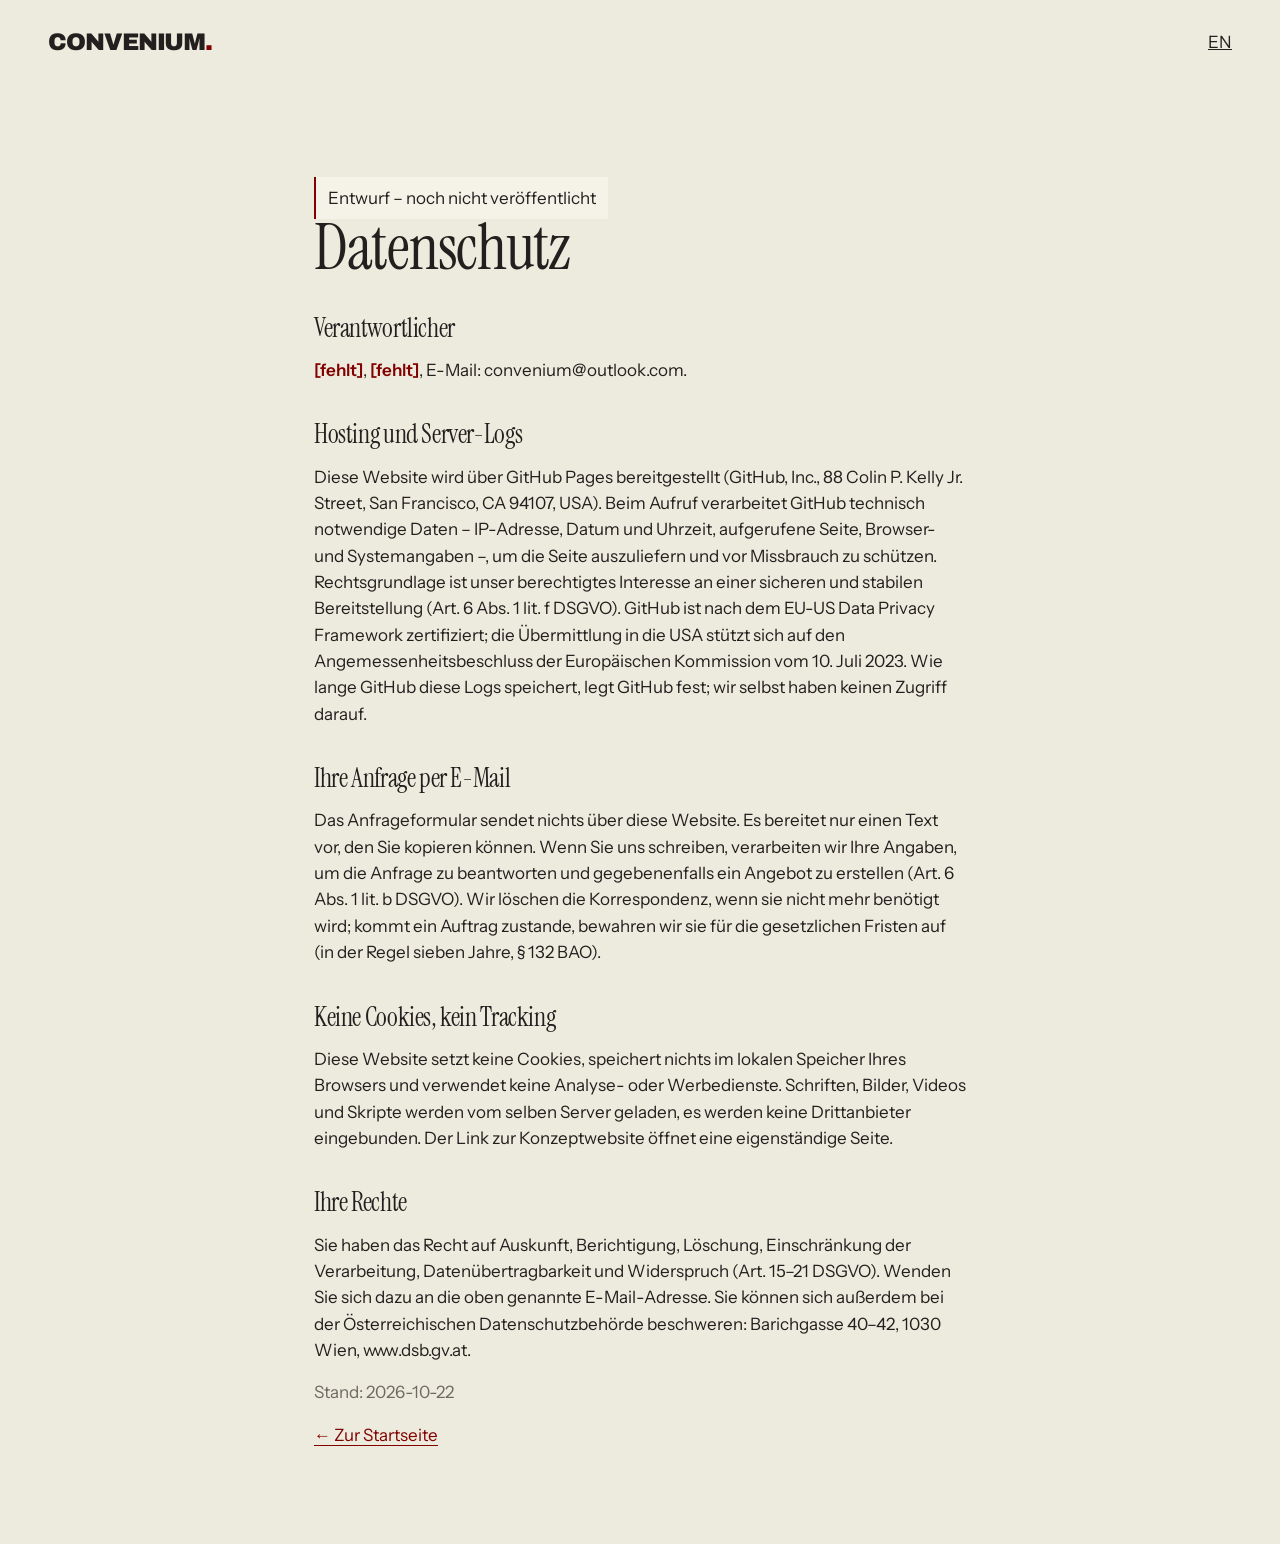
<file: datenschutz/index.html>
<!doctype html>
<html lang="de">
<head>
  <meta charset="utf-8">
  <meta name="viewport" content="width=device-width,initial-scale=1,viewport-fit=cover">
  <meta name="robots" content="noindex,nofollow">
  <title>Datenschutz — Convenium</title>
  <meta http-equiv="Content-Security-Policy" content="default-src 'self'; img-src 'self' data:; style-src 'self' 'unsafe-inline'; script-src 'none'; object-src 'none'; base-uri 'self'; form-action 'none'">
  <meta name="referrer" content="strict-origin-when-cross-origin">
  <link rel="icon" href="../favicon.svg" type="image/svg+xml">
  <link rel="alternate" hreflang="en" href="../en/privacy/">
  <link rel="stylesheet" href="../assets/kit/fonts/fonts.css">
  <link rel="stylesheet" href="../styles.css">
</head>
<body class="legal-page">
  <header class="legal-header"><a class="brand legal-brand" href="../">CONVENIUM<span>.</span></a><a href="../en/privacy/" hreflang="en" lang="en">EN</a></header>
  <main class="legal" id="inhalt">
    <p class="legal-draft">Entwurf – noch nicht veröffentlicht</p>
    <h1>Datenschutz</h1>
      <h2>Verantwortlicher</h2>
      <p><mark>[fehlt]</mark>, <mark>[fehlt]</mark>, E-Mail: convenium@outlook.com.</p>
      <h2>Hosting und Server-Logs</h2>
      <p>Diese Website wird über GitHub Pages bereitgestellt (GitHub, Inc., 88 Colin P. Kelly Jr. Street, San Francisco, CA 94107, USA). Beim Aufruf verarbeitet GitHub technisch notwendige Daten – IP-Adresse, Datum und Uhrzeit, aufgerufene Seite, Browser- und Systemangaben –, um die Seite auszuliefern und vor Missbrauch zu schützen. Rechtsgrundlage ist unser berechtigtes Interesse an einer sicheren und stabilen Bereitstellung (Art. 6 Abs. 1 lit. f DSGVO). GitHub ist nach dem EU-US Data Privacy Framework zertifiziert; die Übermittlung in die USA stützt sich auf den Angemessenheitsbeschluss der Europäischen Kommission vom 10. Juli 2023. Wie lange GitHub diese Logs speichert, legt GitHub fest; wir selbst haben keinen Zugriff darauf.</p>
      <h2>Ihre Anfrage per E-Mail</h2>
      <p>Das Anfrageformular sendet nichts über diese Website. Es bereitet nur einen Text vor, den Sie kopieren können. Wenn Sie uns schreiben, verarbeiten wir Ihre Angaben, um die Anfrage zu beantworten und gegebenenfalls ein Angebot zu erstellen (Art. 6 Abs. 1 lit. b DSGVO). Wir löschen die Korrespondenz, wenn sie nicht mehr benötigt wird; kommt ein Auftrag zustande, bewahren wir sie für die gesetzlichen Fristen auf (in der Regel sieben Jahre, § 132 BAO).</p>
      <h2>Keine Cookies, kein Tracking</h2>
      <p>Diese Website setzt keine Cookies, speichert nichts im lokalen Speicher Ihres Browsers und verwendet keine Analyse- oder Werbedienste. Schriften, Bilder, Videos und Skripte werden vom selben Server geladen, es werden keine Drittanbieter eingebunden. Der Link zur Konzeptwebsite öffnet eine eigenständige Seite.</p>
      <h2>Ihre Rechte</h2>
      <p>Sie haben das Recht auf Auskunft, Berichtigung, Löschung, Einschränkung der Verarbeitung, Datenübertragbarkeit und Widerspruch (Art. 15–21 DSGVO). Wenden Sie sich dazu an die oben genannte E-Mail-Adresse. Sie können sich außerdem bei der Österreichischen Datenschutzbehörde beschweren: Barichgasse 40–42, 1030 Wien, www.dsb.gv.at.</p>
    <p class="legal-updated">Stand: 2026-10-22</p>
    <p><a href="../">← Zur Startseite</a></p>
  </main>
  <nav class="tabbar" aria-label="Mobile Navigation">
    <a href="../#karte"><span class="tab-icon tab-icon--menu" aria-hidden="true"></span>Die Karte</a>
    <a href="../#beispiel"><span class="tab-icon tab-icon--door" aria-hidden="true"></span>Beispiel</a>
    <a href="../#ablauf"><span class="tab-icon tab-icon--steps" aria-hidden="true"></span>Ablauf</a>
    <a class="tabbar-cta" href="../#reservierung">Platz reservieren</a>
  </nav>
</body>
</html>
</file>
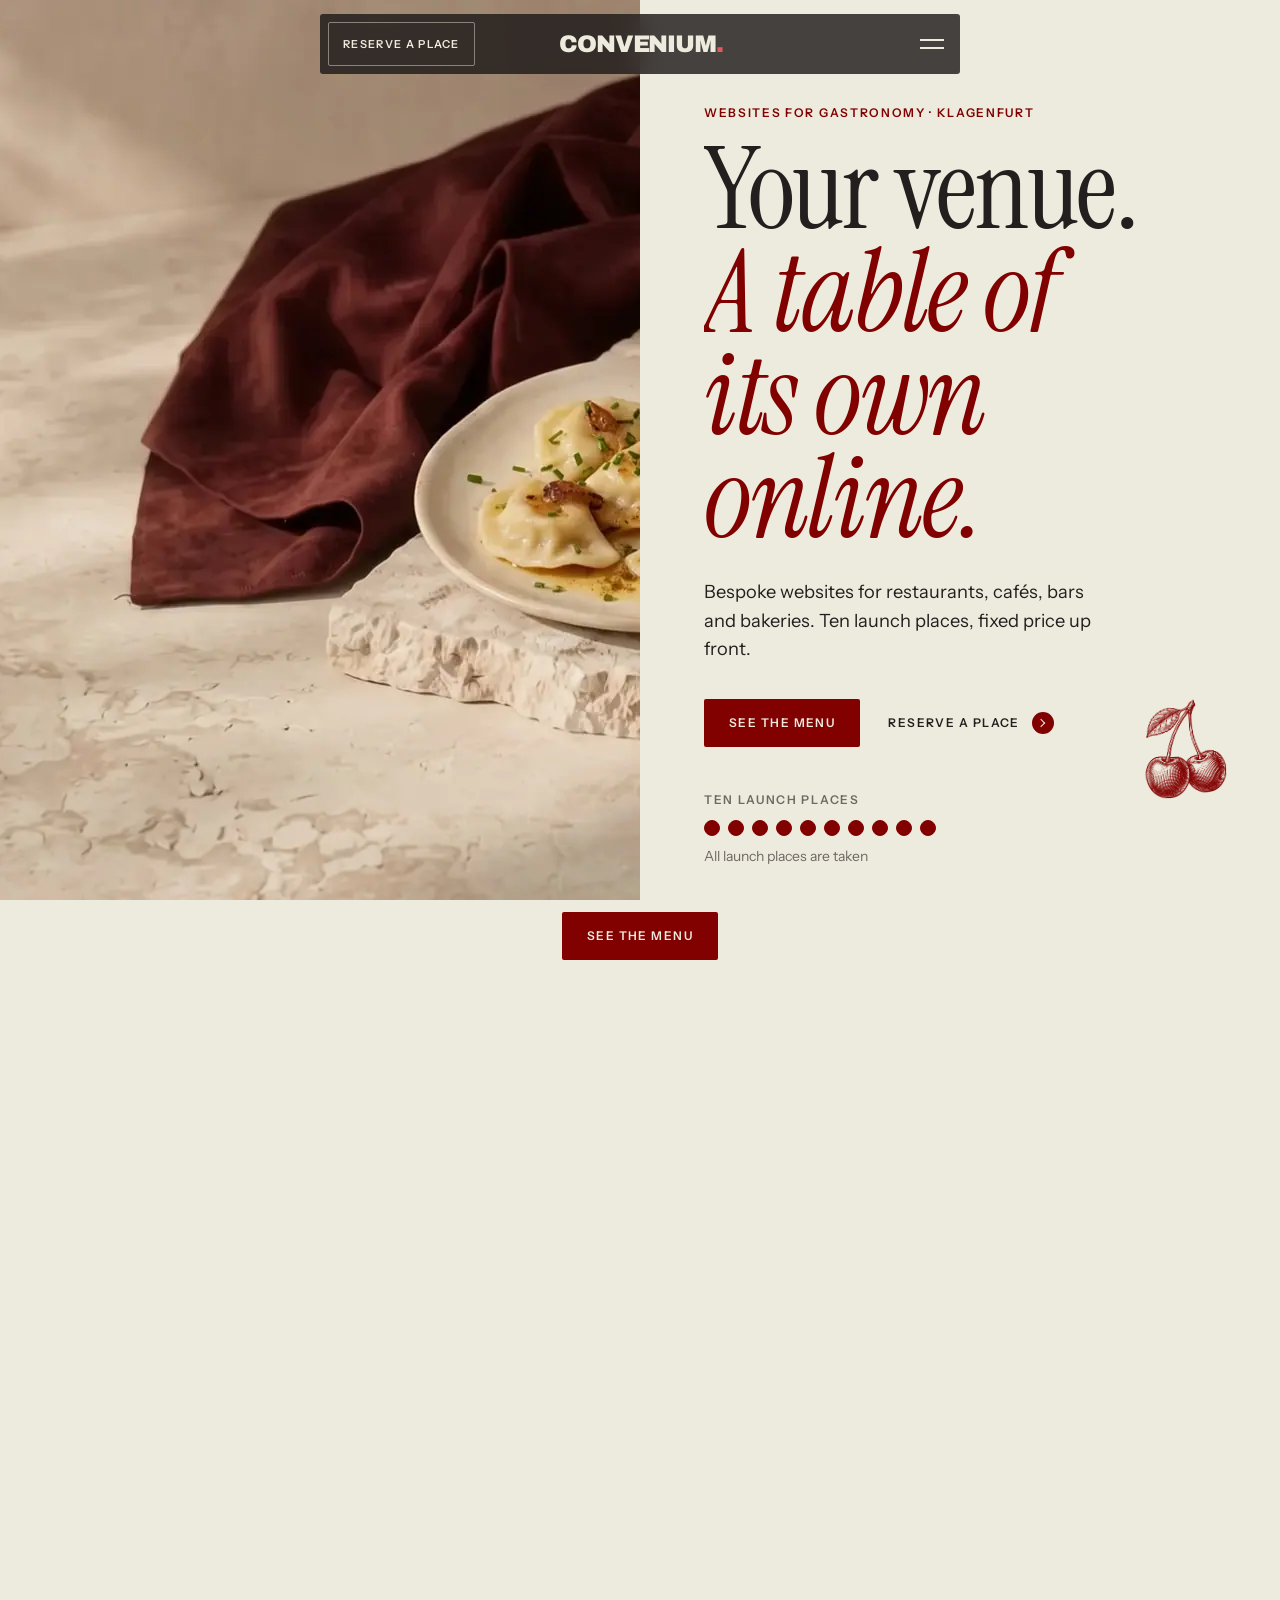
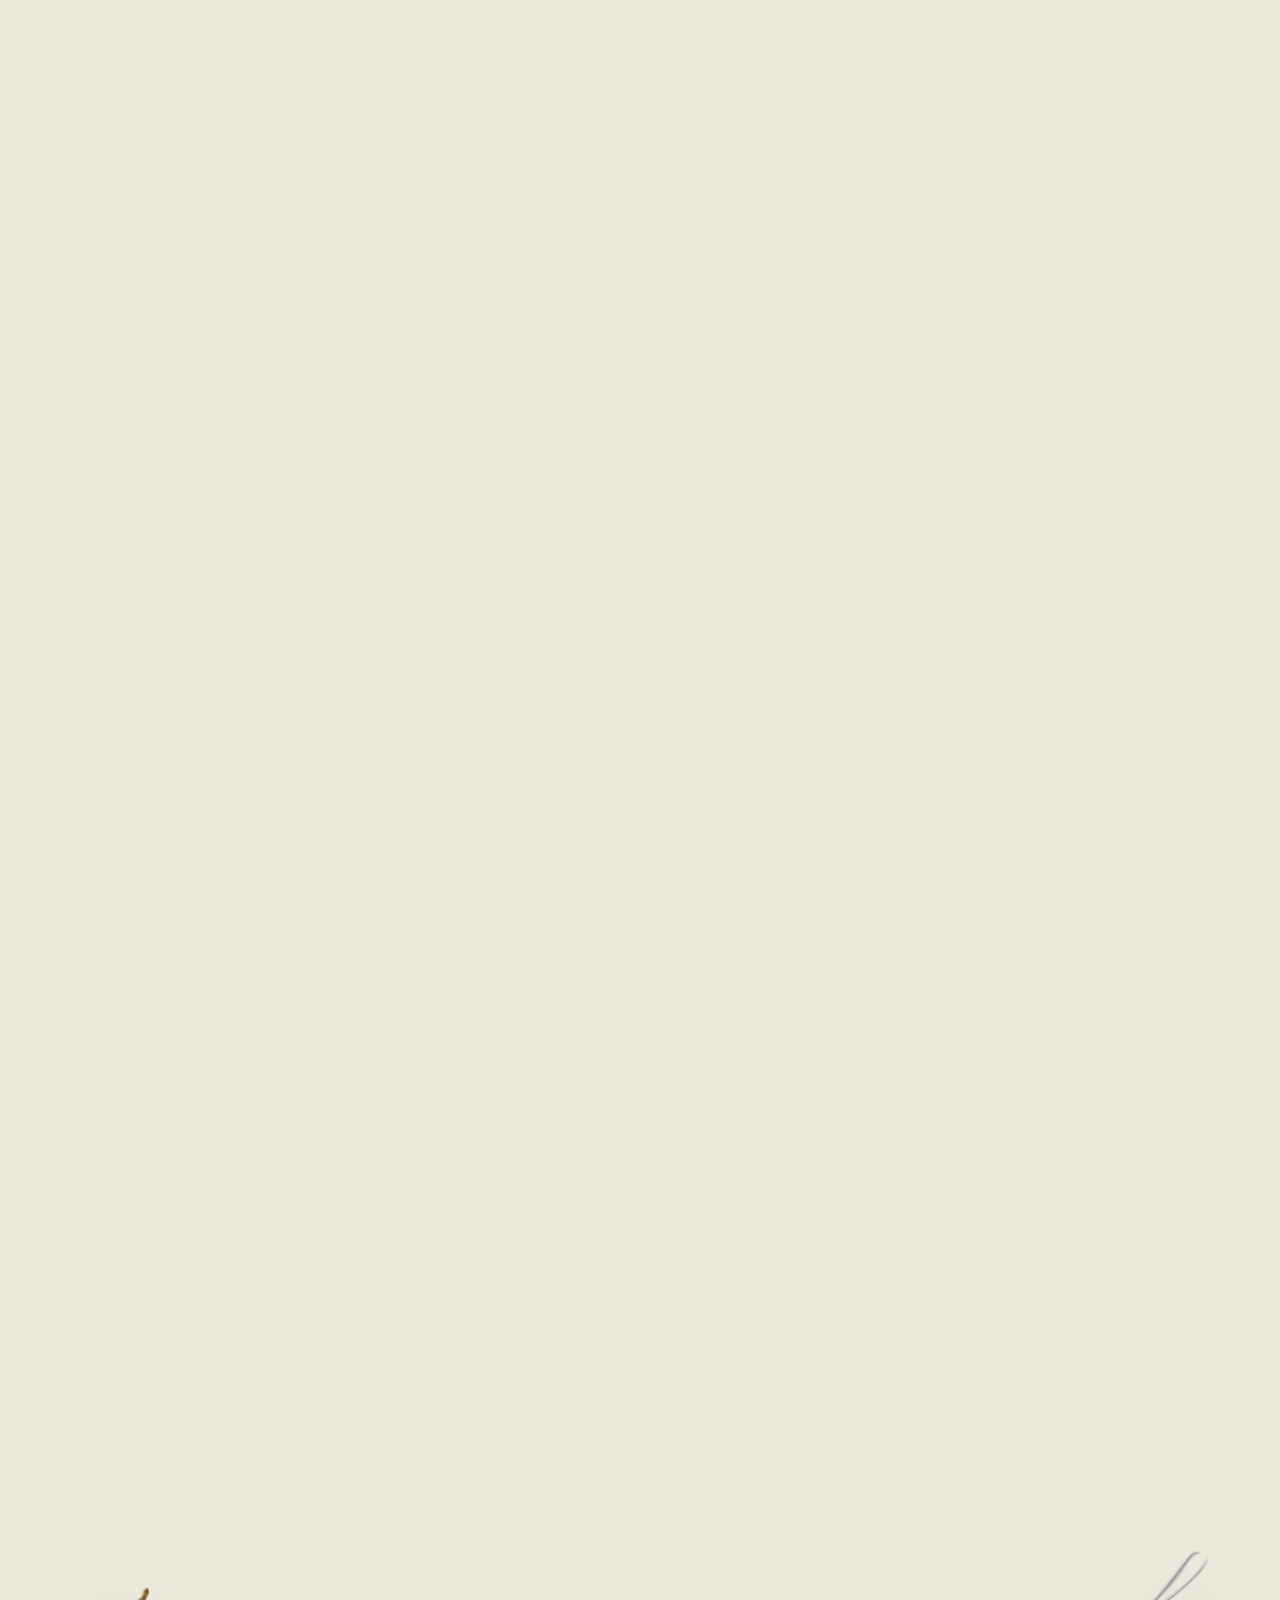
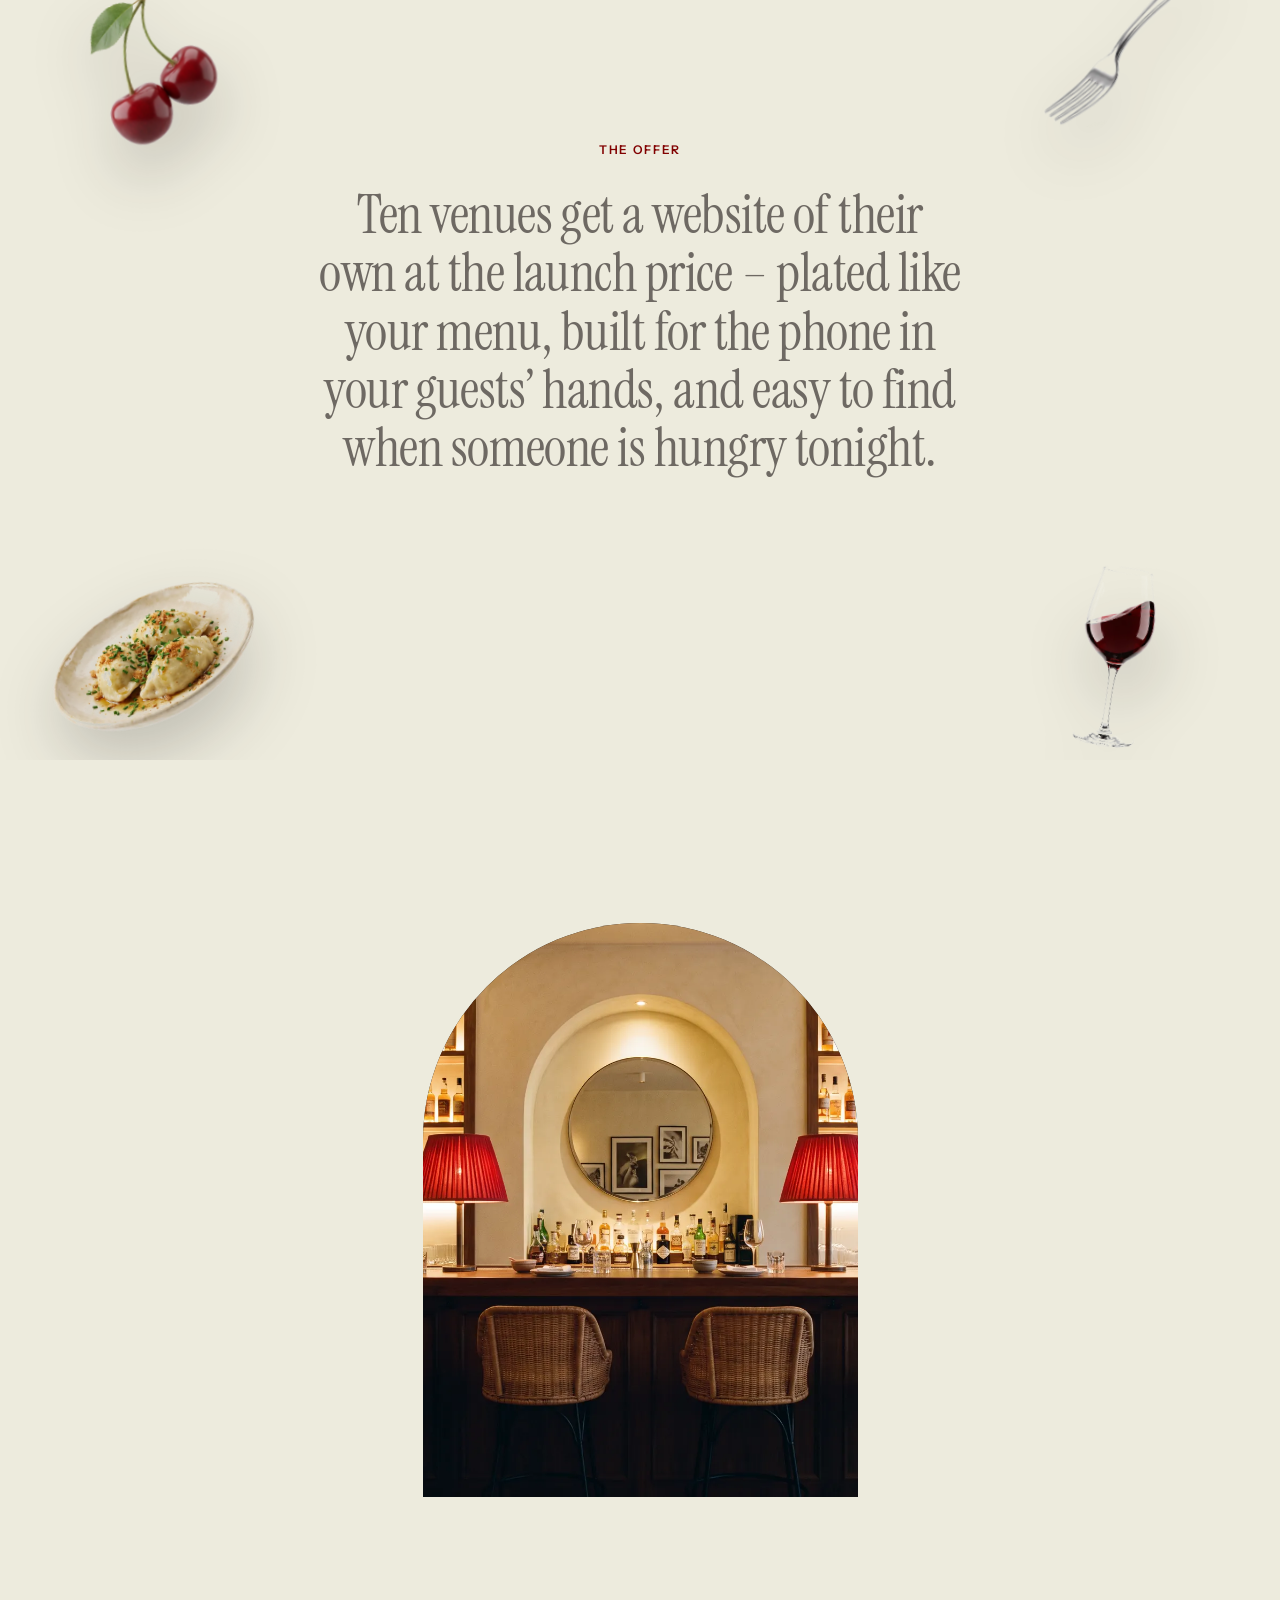
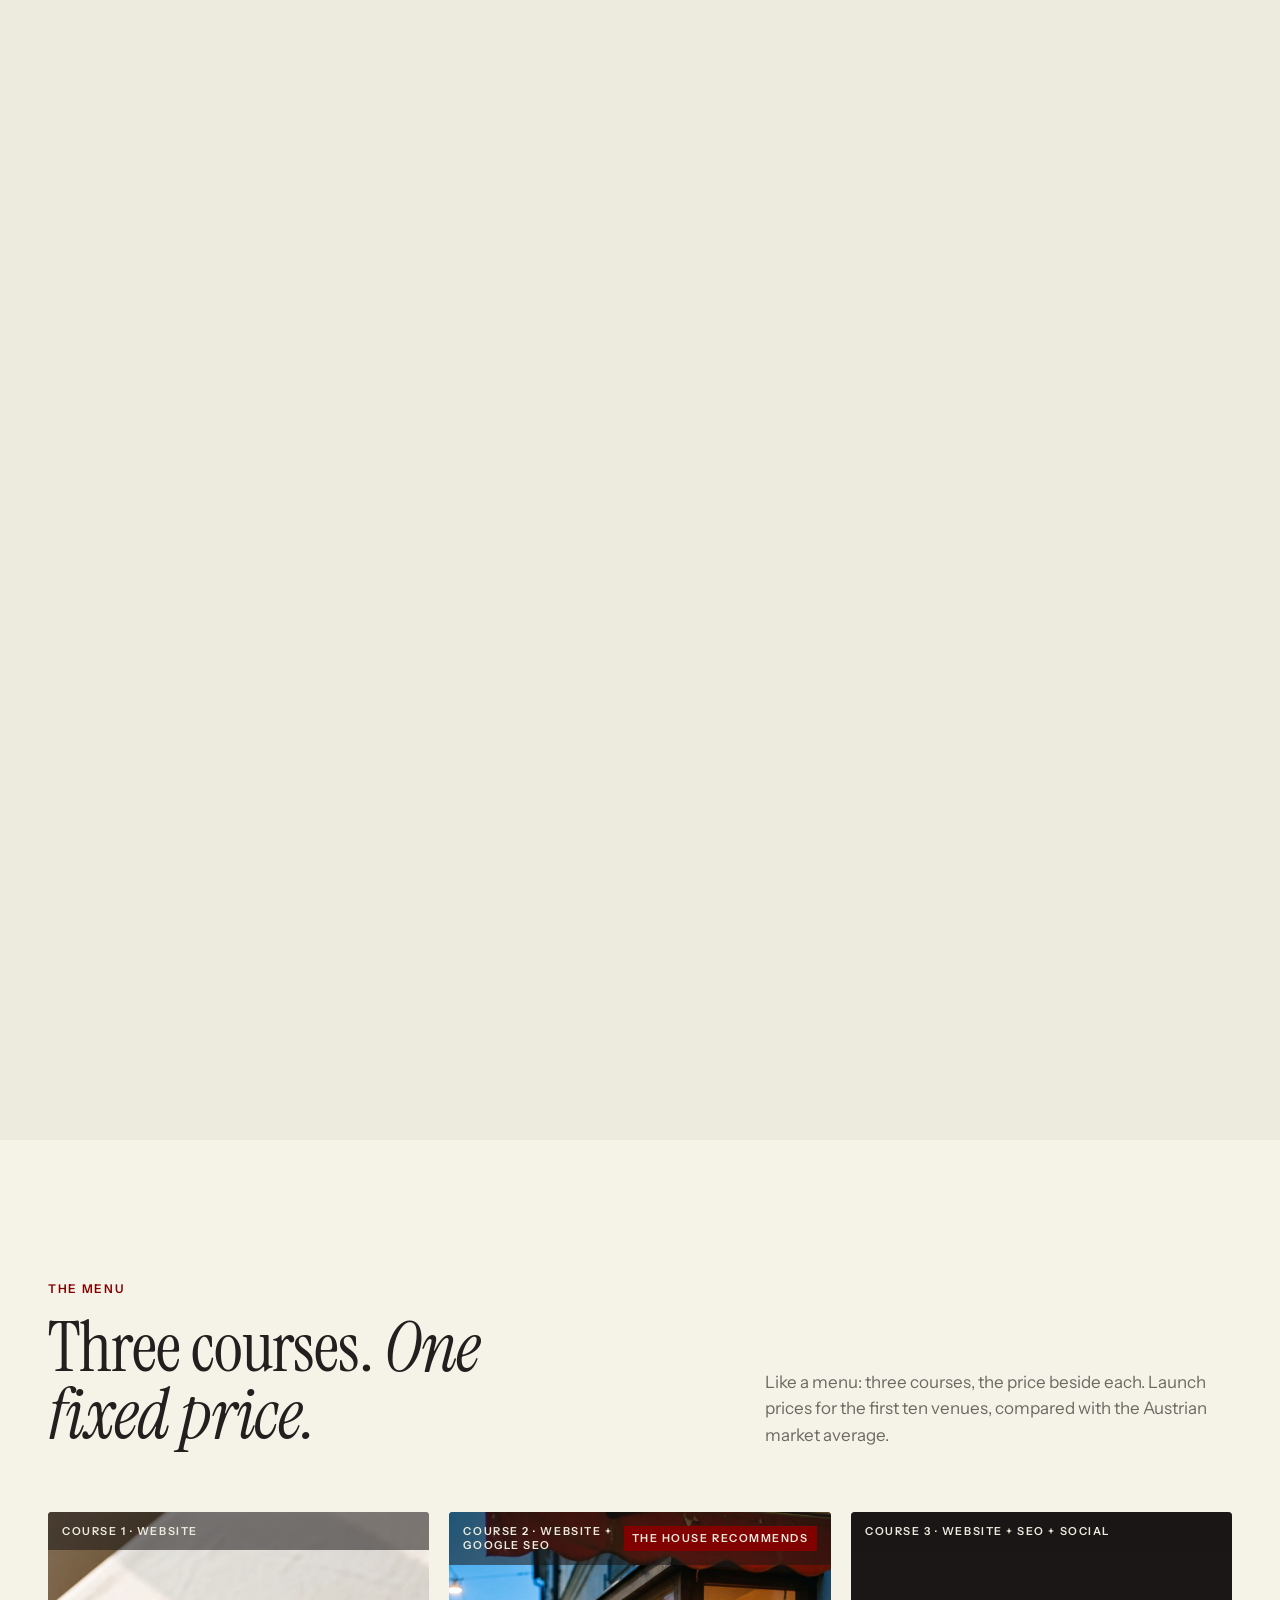
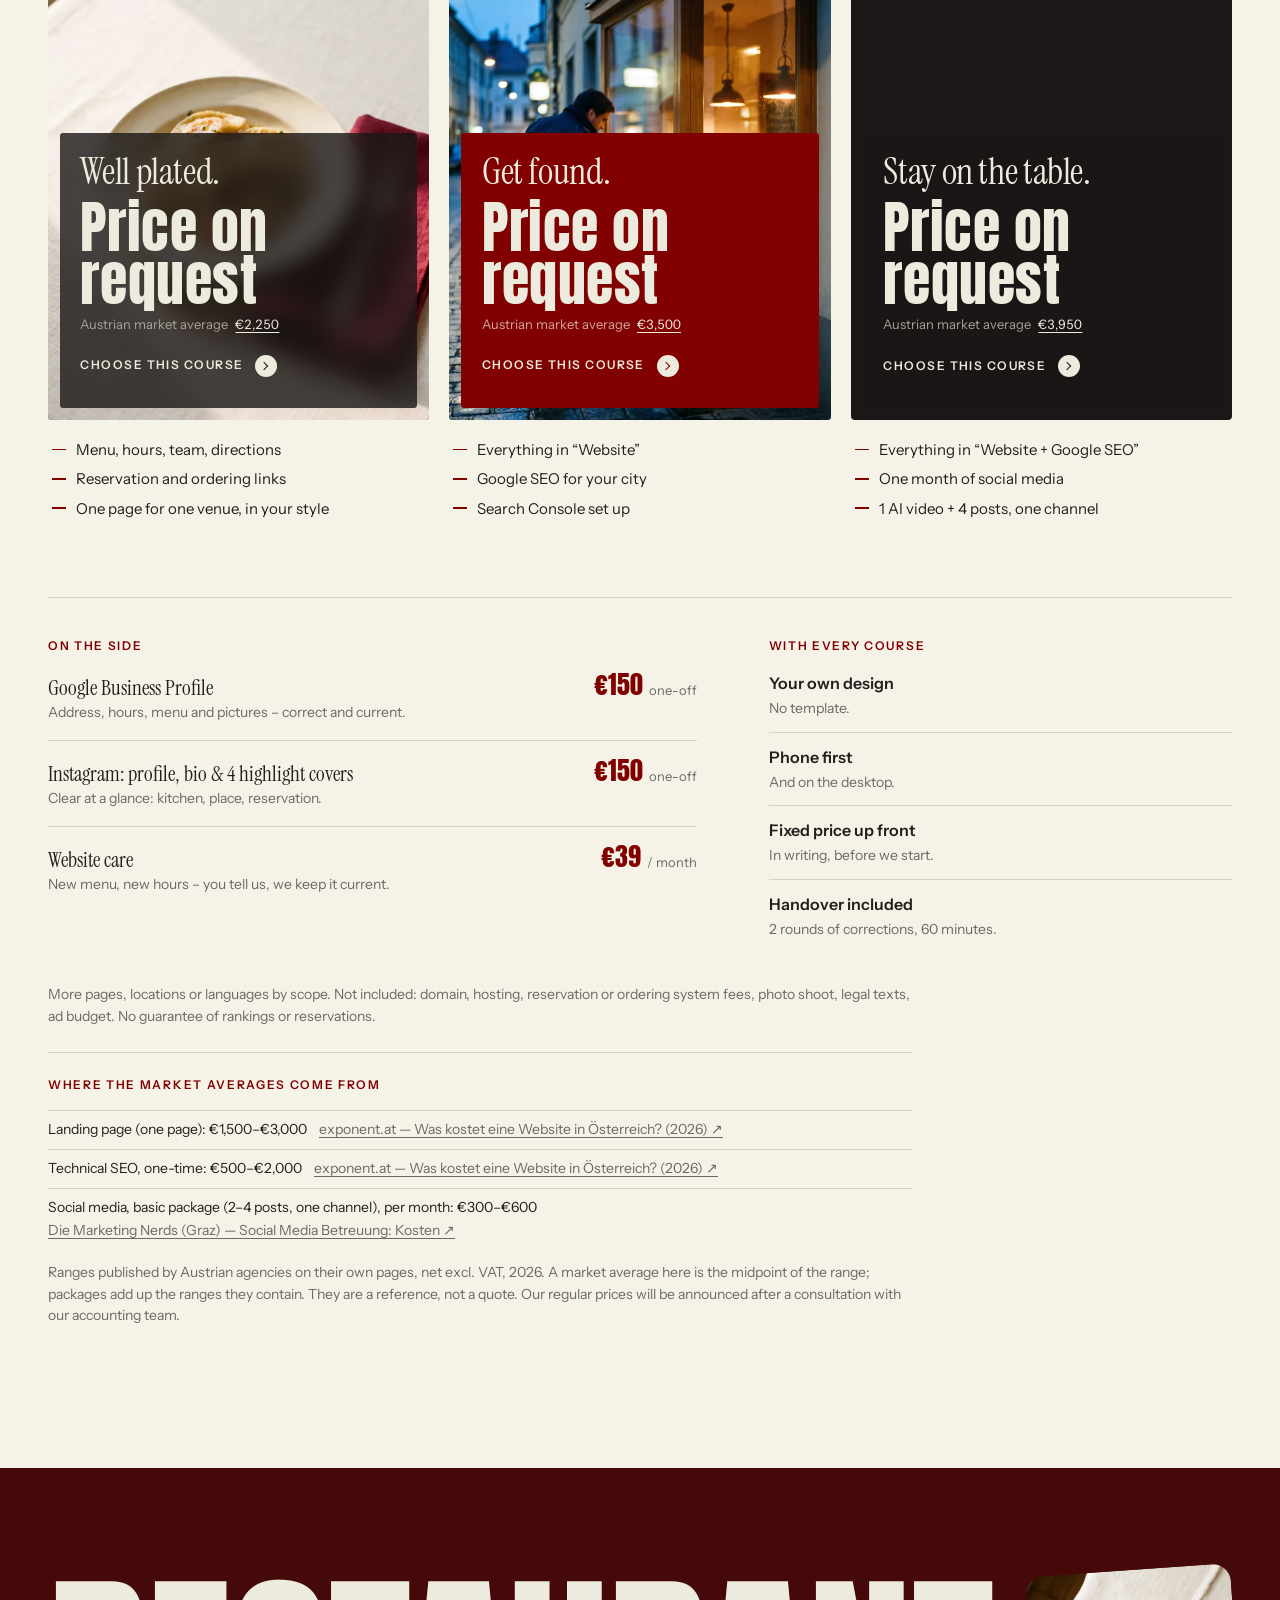
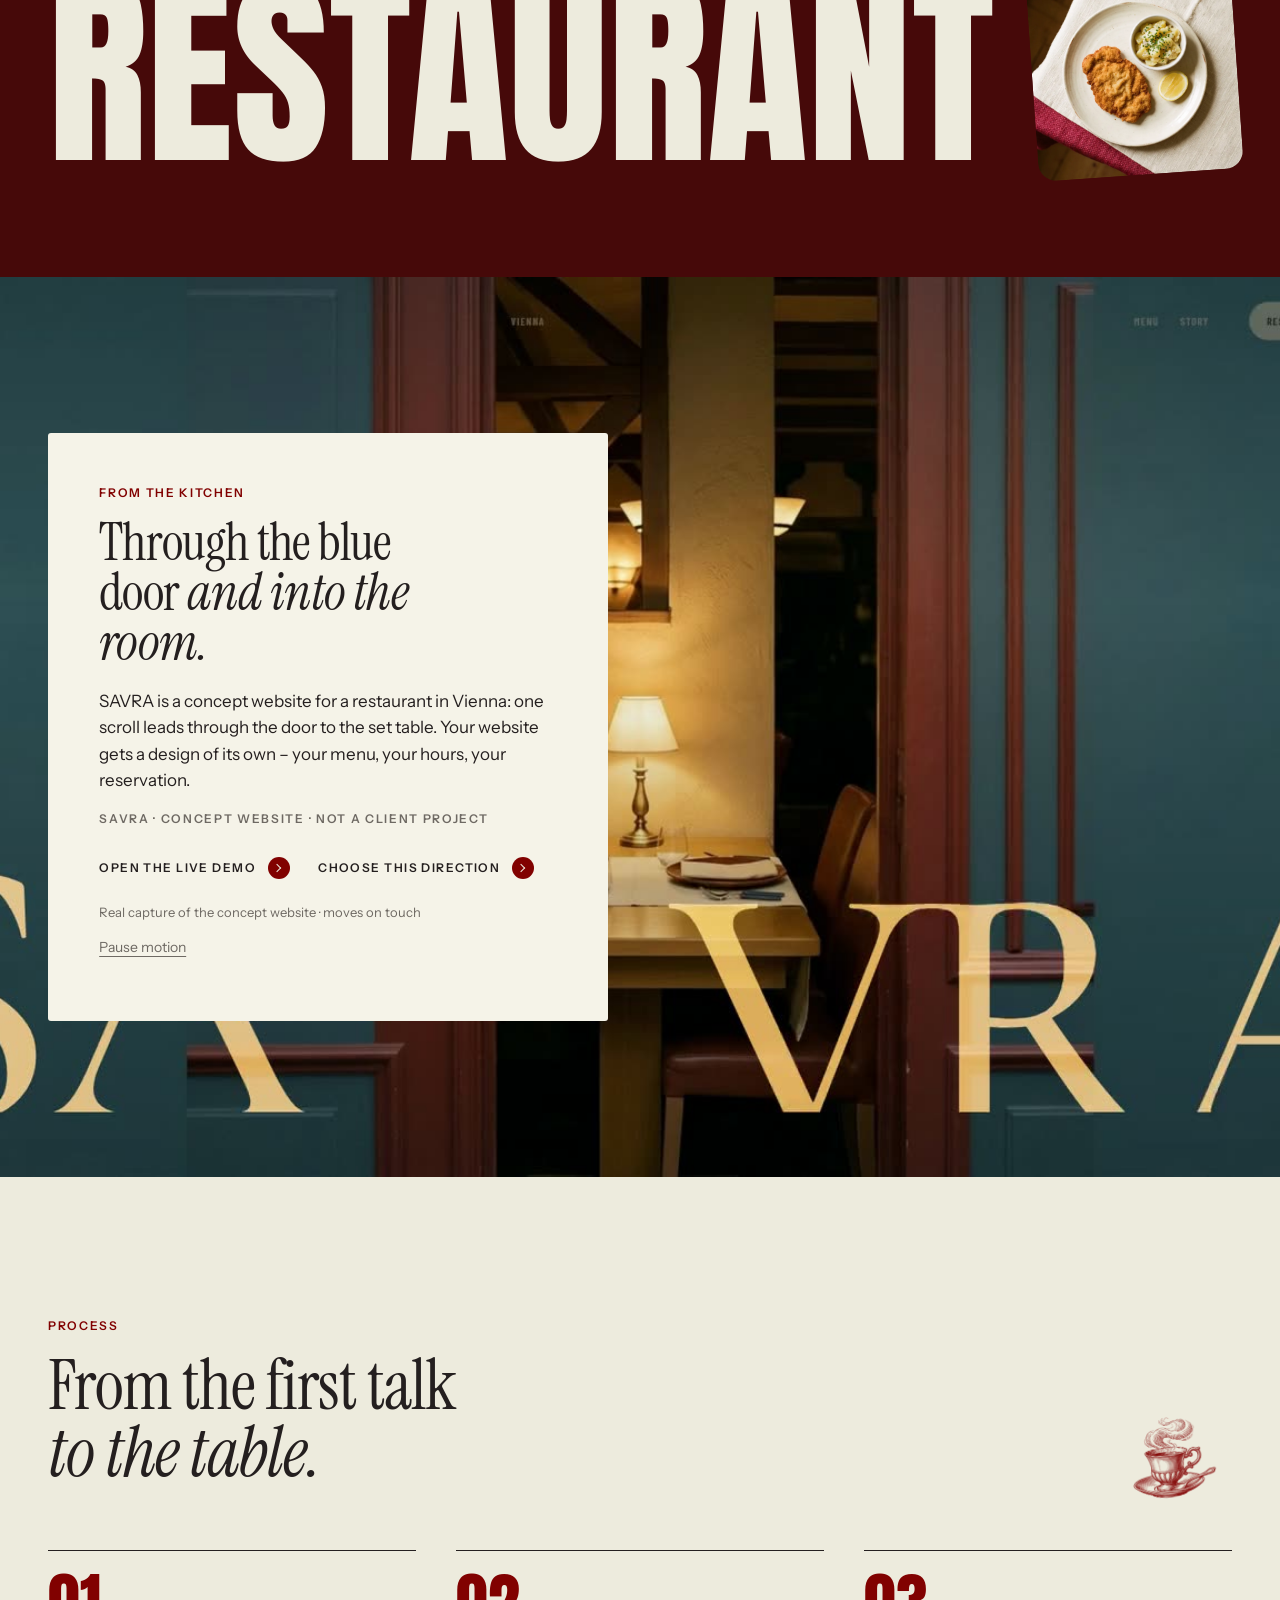
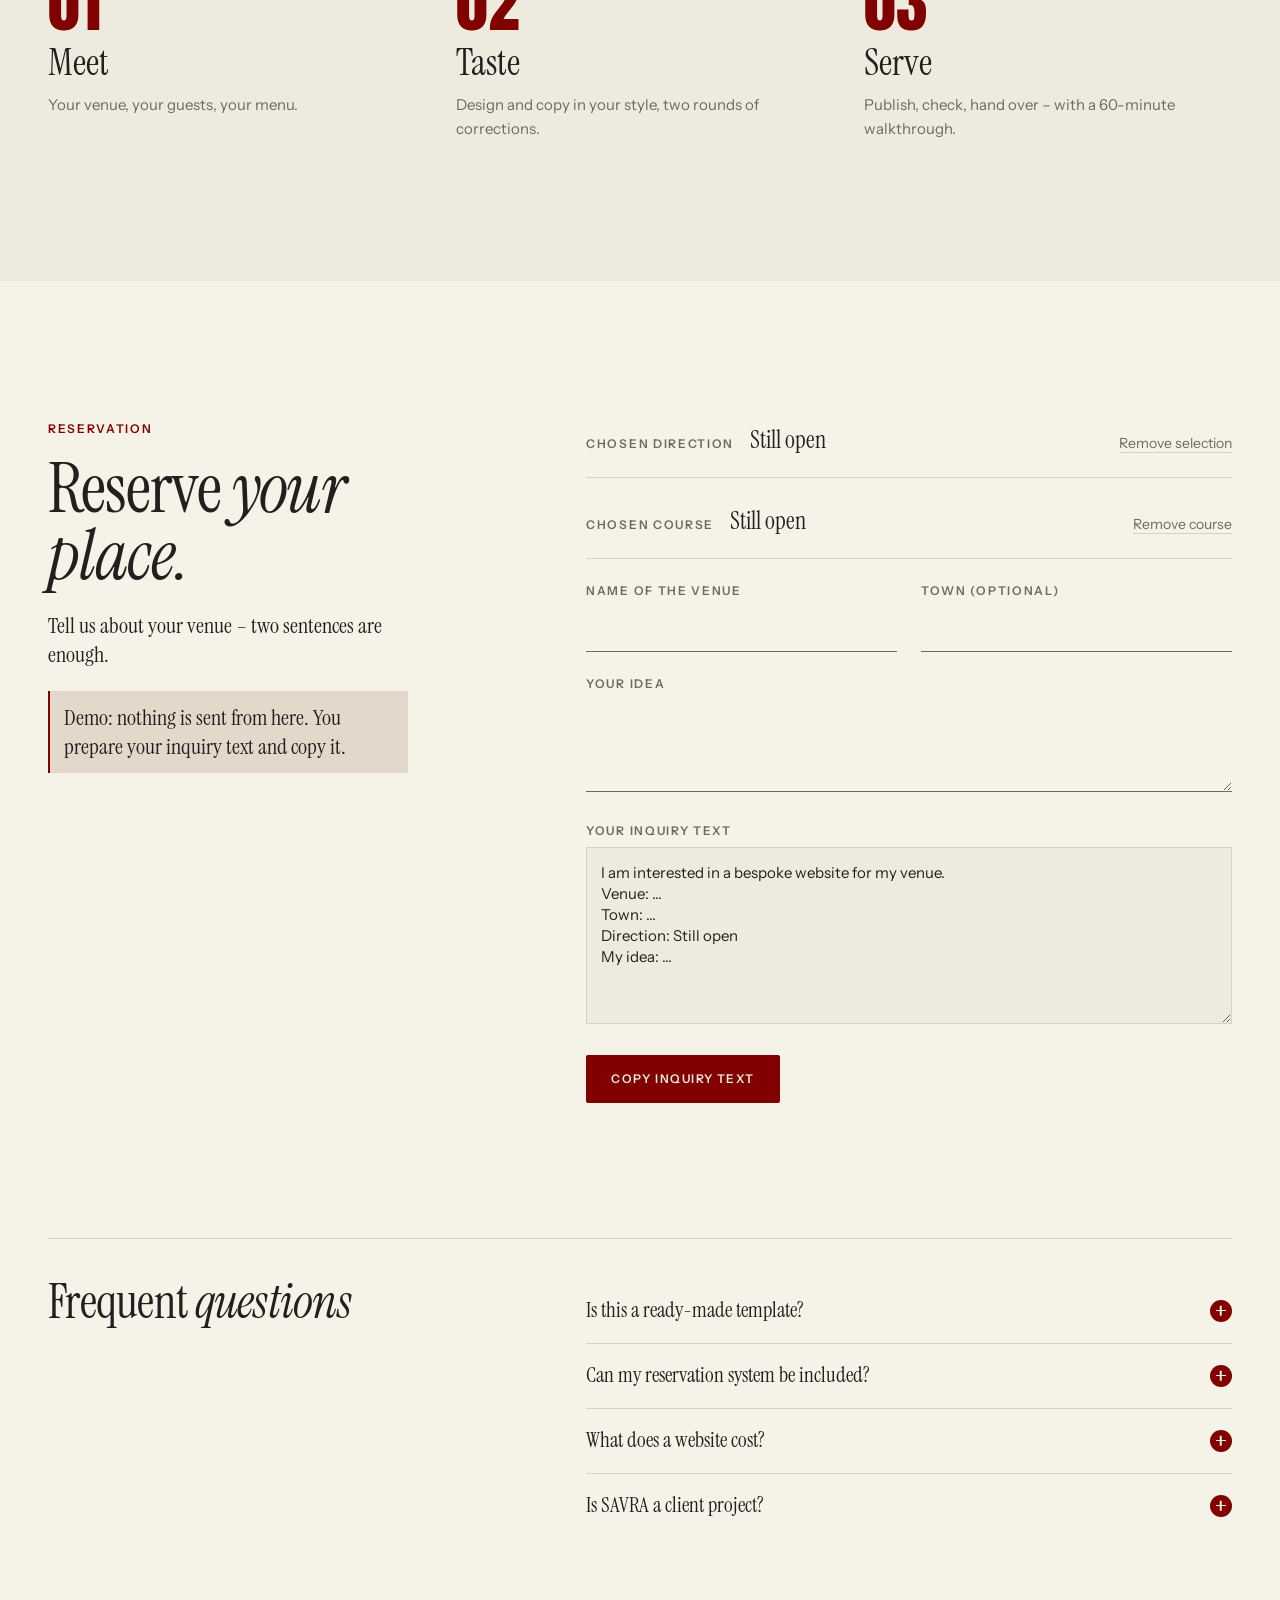
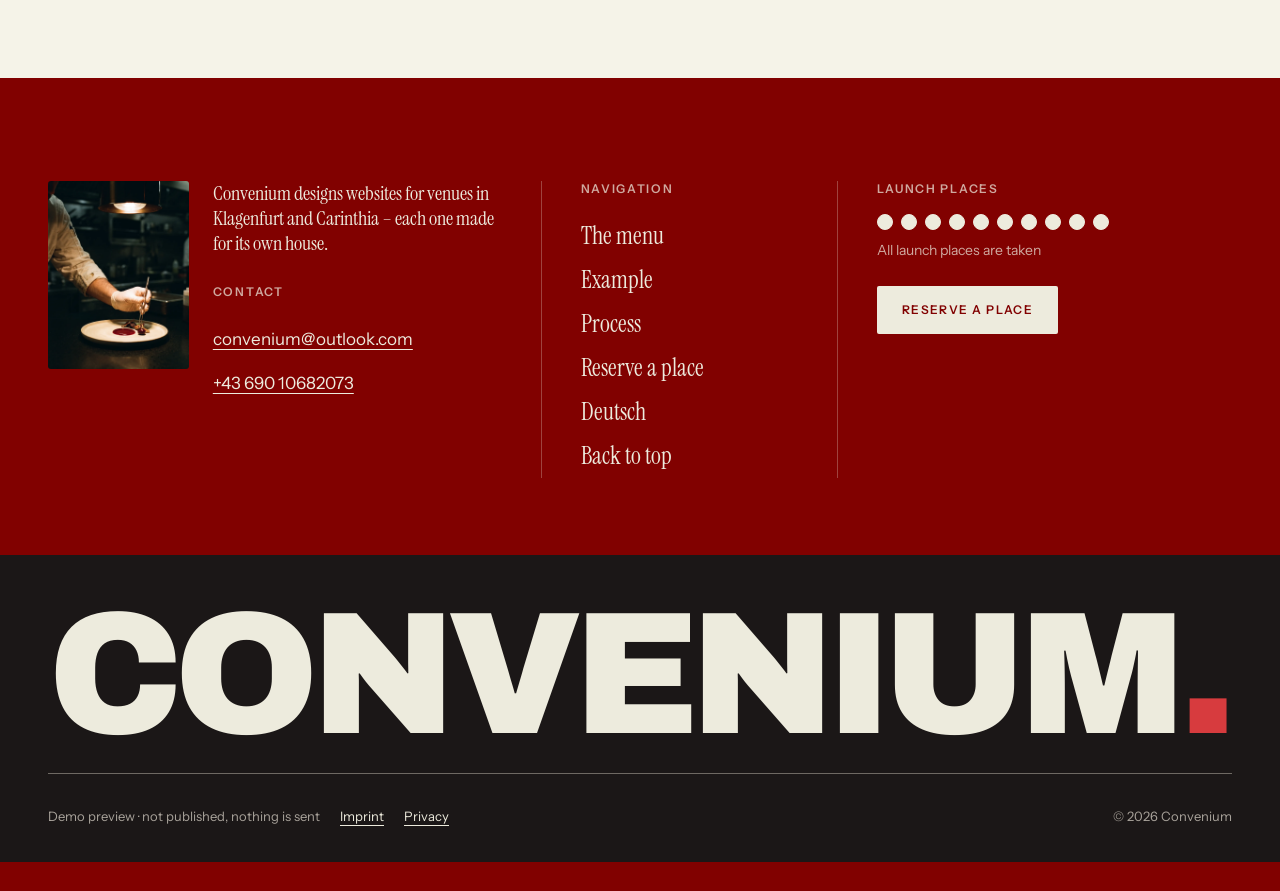
<file: en/index.html>
<!doctype html>
<html lang="en" class="no-js">
<head>
  <meta charset="utf-8">
  <meta name="viewport" content="width=device-width,initial-scale=1,viewport-fit=cover">
  <meta http-equiv="Content-Security-Policy" content="default-src 'self'; img-src 'self' data:; media-src 'self'; font-src 'self'; style-src 'self' 'unsafe-inline'; script-src 'self' 'sha256-A7kybvokWAe3T9hBeDjSubBib1FYvgoj/LT4qcGRFwo='; connect-src 'self'; object-src 'none'; base-uri 'self'; form-action 'none'">
  <meta name="referrer" content="strict-origin-when-cross-origin">
  <meta name="robots" content="noindex,nofollow">
  <title>Websites for Restaurants &amp; Cafés — Convenium</title>
  <meta name="description" content="Bespoke websites for restaurants, cafés, bars and bakeries in Klagenfurt. Ten launch places at a fixed price. By Convenium, Klagenfurt.">
  <meta name="theme-color" content="#810100">
  <link rel="icon" href="../favicon.svg" type="image/svg+xml">
  <script>if(matchMedia('(prefers-reduced-motion: no-preference)').matches)document.documentElement.classList.add('pre')</script>
  <link rel="alternate" hreflang="de" href="../">
  <link rel="alternate" hreflang="en" href="./">
  <meta property="og:type" content="website">
  <meta property="og:title" content="Websites for Restaurants &amp; Cafés — Convenium">
  <meta property="og:description" content="Bespoke websites for restaurants, cafés, bars and bakeries in Klagenfurt. Ten launch places at a fixed price. By Convenium, Klagenfurt.">
  <meta property="og:locale" content="en_GB">
  <meta property="og:image" content="../og.jpg">
  <meta property="og:image:width" content="1200">
  <meta property="og:image:height" content="630">
  <meta name="twitter:card" content="summary_large_image">
  <link rel="preload" as="font" type="font/woff2" crossorigin href="../assets/kit/fonts/instrument-serif-400.woff2">
  <link rel="preload" as="image" href="../assets/seq/hero/0001.webp">
  <link rel="preload" as="font" type="font/woff2" crossorigin href="../assets/kit/fonts/archivo-900.woff2">
  <link rel="stylesheet" href="../assets/kit/fonts/fonts.css">
  <link rel="stylesheet" href="../styles.css">
  <script defer src="../assets/kit/vendor/gsap.min.js"></script>
  <script defer src="../assets/kit/vendor/ScrollTrigger.min.js"></script>
  <script defer src="../campaign.js"></script>
  <script defer src="../script.js"></script>
</head>
<body>
  <a class="skip" href="#inhalt">Skip to content</a>

  <header class="bar">
    <a class="btn btn--ghost bar-cta" href="#reservierung">Reserve a place</a>
    <a class="brand" href="#top" aria-label="Convenium, back to top">CONVENIUM<span>.</span></a>
    <button class="bar-menu js-only" type="button" aria-expanded="false" aria-controls="menu" data-menu-toggle><span class="bar-lines" aria-hidden="true"></span><span class="sr-only" data-menu-label>Menu</span></button>
    <a class="bar-menu nojs-only" href="#fusszeile"><span class="bar-lines" aria-hidden="true"></span><span class="sr-only">Menu</span></a>
  </header>

  <div class="menu" id="menu" hidden>
    <nav class="menu-nav" aria-label="Main navigation">
      <a href="#karte">The menu</a><a href="#beispiel">Example</a><a href="#ablauf">Process</a>
      <a href="#reservierung">Reserve a place</a>
    </nav>
    <p class="menu-locale"><a href="../" hreflang="de" lang="de" data-locale-link data-base="../">Deutsch</a><a href="./" aria-current="page">English</a></p>
  </div>

  <main id="inhalt">
    <section class="hero" id="top" aria-labelledby="hero-title" data-seq='{"dir":"../assets/seq/hero/","count":175,"safeFrom":122,"width":1600,"height":900}'>
      <div class="hero-stage">
      <figure class="hero-photo"><img class="hero-poster" src="../assets/seq/hero/0001.webp" width="1600" height="900" alt="A still life on pale limestone: a plate of Carinthian Kasnudeln with brown butter, cutlery, a glass of red wine, bread and a cherry-red linen napkin." fetchpriority="high"><canvas class="hero-canvas" aria-hidden="true"></canvas></figure>
      <div class="hero-panel">
        <p class="label">Websites for Gastronomy · Klagenfurt</p>
        <h1 id="hero-title"><span class="line"><span class="line-inner">Your venue.</span></span><span class="line"><em class="line-inner">A table of</em></span><span class="line"><em class="line-inner">its own online.</em></span></h1>
        <p class="hero-body">Bespoke websites for restaurants, cafés, bars and bakeries. Ten launch places, fixed price up front.</p>
        <div class="actions">
          <a class="btn btn--solid" href="#karte">See the menu</a>
          <a class="arrow-link" href="#reservierung" ><span>Reserve a place</span><span class="arrow-dot" aria-hidden="true"></span></a>
        </div>
        <div class="hero-places">
          <p class="label label--quiet">Ten launch places</p>
          <span class="ticks" role="img" aria-label="Ten launch places, one per venue."><span class="tick" data-plate="1"></span><span class="tick" data-plate="2"></span><span class="tick" data-plate="3"></span><span class="tick" data-plate="4"></span><span class="tick" data-plate="5"></span><span class="tick" data-plate="6"></span><span class="tick" data-plate="7"></span><span class="tick" data-plate="8"></span><span class="tick" data-plate="9"></span><span class="tick" data-plate="10"></span></span>
          <p class="places-count" data-camp-slots>10 of 10 places free</p>
        </div>
        <img class="cut cut--cherries" src="../assets/photos/cut-cherries.webp" width="451" height="700" alt="" aria-hidden="true" data-cut>
      </div>
      </div>
    </section>

    <section class="statement" aria-labelledby="statement-label" data-d3>
      <div class="d3" aria-hidden="true">
        <img class="d3-item d3--cherries" src="../assets/photos/d3-cherries.webp" width="543" height="677" alt="" loading="lazy" decoding="async" data-depth="0.7">
        <img class="d3-item d3--fork" src="../assets/photos/d3-fork.webp" width="762" height="736" alt="" loading="lazy" decoding="async" data-depth="0.45">
        <img class="d3-item d3--plate" src="../assets/photos/d3-plate.webp" width="658" height="644" alt="" loading="lazy" decoding="async" data-depth="1">
        <img class="d3-item d3--glass" src="../assets/photos/d3-glass.webp" width="363" height="664" alt="" loading="lazy" decoding="async" data-depth="0.6">
      </div>
      <div class="wrap statement-wrap">
        <p class="label" id="statement-label">The offer</p>
        <p class="statement-text" data-fill><span class="w">Ten</span> <span class="w">venues</span> <span class="w">get</span> <span class="w">a</span> <span class="w">website</span> <span class="w">of</span> <span class="w">their</span> <span class="w">own</span> <span class="w">at</span> <span class="w">the</span> <span class="w">launch</span> <span class="w">price</span> <span class="w">–</span> <span class="w">plated</span> <span class="w">like</span> <span class="w">your</span> <span class="w">menu,</span> <span class="w">built</span> <span class="w">for</span> <span class="w">the</span> <span class="w">phone</span> <span class="w">in</span> <span class="w">your</span> <span class="w">guests’</span> <span class="w">hands,</span> <span class="w">and</span> <span class="w">easy</span> <span class="w">to</span> <span class="w">find</span> <span class="w">when</span> <span class="w">someone</span> <span class="w">is</span> <span class="w">hungry</span> <span class="w">tonight.</span></p>
      </div>
    </section>

    <section class="arch" aria-labelledby="arch-line" data-arch>
      <div class="arch-sticky">
        <figure class="arch-frame" data-arch-frame><img loading="lazy" decoding="async" src="../assets/photos/arch-bar.webp" width="1600" height="1073" alt="A bar with backlit bottles, rattan stools and two cherry-red lamp shades in front of a pale wall with an arched niche."></figure>
        <p class="arch-line" id="arch-line">Step inside.</p>
      </div>
    </section>

    <section class="karte" id="karte" aria-labelledby="karte-title">
      <div class="wrap">
        <div class="sec-head">
          <div>
            <p class="label">The menu</p>
            <h2 id="karte-title">Three courses. <em>One fixed price.</em></h2>
          </div>
          <p class="sec-intro">Like a menu: three courses, the price beside each. Launch prices for the first ten venues, compared with the Austrian market average.</p>
        </div>
        <ol class="cards" data-rail>
          <li class="card" data-package="website" data-reveal-card>
            <article aria-labelledby="course-website">
              <div class="card-photo">
                <img loading="lazy" decoding="async" src="../assets/photos/course-1.webp" width="1195" height="1600" alt="Carinthian Kasnudeln with brown butter and chives on a pale plate, a cherry-red napkin and a fork beside it.">
                <p class="card-band"><span>Course 1 · Website</span></p>
                <div class="card-foot">
                  <h3 class="card-title" id="course-website">Well plated.</h3>
                  <p class="course-price"><span class="plan-from">from</span> <span class="plan-amount" data-camp-pkg="website">€500</span> <span class="plan-unit">one-off · net</span></p>
                  <p class="plan-then" data-camp-then="website">Launch price until 15 Nov 2026</p>
                  <p class="card-market">Austrian market average <a href="#marktquellen">€2,250</a></p>
                  <a class="arrow-link" href="?package=website#reservierung" data-choose-package="website"><span>Choose this course</span><span class="sr-only" data-chosen></span><span class="arrow-dot" aria-hidden="true"></span></a>
                </div>
              </div>
              <ul class="card-includes"><li>Menu, hours, team, directions</li><li>Reservation and ordering links</li><li>One page for one venue, in your style</li></ul>
            </article>
          </li>
          <li class="card card--featured" data-package="website-seo" data-reveal-card>
            <article aria-labelledby="course-website-seo">
              <div class="card-photo">
                <img loading="lazy" decoding="async" src="../assets/photos/course-2.webp" width="1195" height="1600" alt="The glowing window of a small restaurant at blue hour; a passer-by stops on the cobblestones to look in.">
                <p class="card-band"><span>Course 2 · Website + Google SEO</span><span class="card-flag">The house recommends</span></p>
                <div class="card-foot">
                  <h3 class="card-title" id="course-website-seo">Get found.</h3>
                  <p class="course-price"><span class="plan-from">from</span> <span class="plan-amount" data-camp-pkg="website-seo">€700</span> <span class="plan-unit">one-off · net</span></p>
                  <p class="plan-then" data-camp-then="website-seo">Launch price until 15 Nov 2026</p>
                  <p class="card-market">Austrian market average <a href="#marktquellen">€3,500</a></p>
                  <a class="arrow-link" href="?package=website-seo#reservierung" data-choose-package="website-seo"><span>Choose this course</span><span class="sr-only" data-chosen></span><span class="arrow-dot" aria-hidden="true"></span></a>
                </div>
              </div>
              <ul class="card-includes"><li>Everything in “Website”</li><li>Google SEO for your city</li><li>Search Console set up</li></ul>
            </article>
          </li>
          <li class="card" data-package="website-seo-social" data-reveal-card>
            <article aria-labelledby="course-website-seo-social">
              <div class="card-photo">
                <img loading="lazy" decoding="async" src="../assets/photos/course-3.webp" width="1195" height="1600" alt="Friends toasting with red wine over a table full of shared plates.">
                <p class="card-band"><span>Course 3 · Website + SEO + Social</span></p>
                <div class="card-foot">
                  <h3 class="card-title" id="course-website-seo-social">Stay on the table.</h3>
                  <p class="course-price"><span class="plan-from">from</span> <span class="plan-amount" data-camp-pkg="website-seo-social">€990</span> <span class="plan-unit">one-off · net</span></p>
                  <p class="plan-then" data-camp-then="website-seo-social">Launch price until 15 Nov 2026</p>
                  <p class="card-market">Austrian market average <a href="#marktquellen">€3,950</a></p>
                  <a class="arrow-link" href="?package=website-seo-social#reservierung" data-choose-package="website-seo-social"><span>Choose this course</span><span class="sr-only" data-chosen></span><span class="arrow-dot" aria-hidden="true"></span></a>
                </div>
              </div>
              <ul class="card-includes"><li>Everything in “Website + Google SEO”</li><li>One month of social media</li><li>1 AI video + 4 posts, one channel</li></ul>
            </article>
          </li>
        </ol>
        <p class="rail-count" aria-hidden="true" data-rail-count>1 / 3</p>
        <div class="menu-foot">
          <div class="extras">
            <h3 class="label">On the side</h3>
            <ul class="menu-list"><li><span class="menu-item"><strong>Google Business Profile</strong><small>Address, hours, menu and pictures – correct and current.</small></span><span class="menu-price">€150<small>one-off</small></span></li><li><span class="menu-item"><strong>Instagram: profile, bio &amp; 4 highlight covers</strong><small>Clear at a glance: kitchen, place, reservation.</small></span><span class="menu-price">€150<small>one-off</small></span></li><li><span class="menu-item"><strong>Website care</strong><small>New menu, new hours – you tell us, we keep it current.</small></span><span class="menu-price">€39<small>/ month</small></span></li></ul>
          </div>
          <div class="value">
            <h3 class="label">With every course</h3>
            <details class="m-fold" open data-m-fold><summary class="label m-fold-summary">With every course<span class="faq-mark" aria-hidden="true"></span></summary><ul><li><strong>Your own design</strong><span>No template.</span></li><li><strong>Phone first</strong><span>And on the desktop.</span></li><li><strong>Fixed price up front</strong><span>In writing, before we start.</span></li><li><strong>Handover included</strong><span>2 rounds of corrections, 60 minutes.</span></li></ul></details>
          </div>
        </div>
        <p class="menu-note">More pages, locations or languages by scope. Not included: domain, hosting, reservation or ordering system fees, photo shoot, legal texts, ad budget. No guarantee of rankings or reservations.</p>
        <div class="menu-sources" id="marktquellen">
          <h3 class="label">Where the market averages come from</h3>
          <details class="m-fold" open data-m-fold><summary class="label m-fold-summary">Where the market averages come from<span class="faq-mark" aria-hidden="true"></span></summary><ul><li><span class="menu-source-what">Landing page (one page): €1,500–€3,000</span><a href="https://exponent.at/blog/was-kostet-eine-website-oesterreich-2026" target="_blank" rel="noopener noreferrer">exponent.at — Was kostet eine Website in Österreich? (2026)<span class="sr-only"> (opens in a new tab)</span> <span aria-hidden="true">↗</span></a></li><li><span class="menu-source-what">Technical SEO, one-time: €500–€2,000</span><a href="https://exponent.at/blog/was-kostet-eine-website-oesterreich-2026" target="_blank" rel="noopener noreferrer">exponent.at — Was kostet eine Website in Österreich? (2026)<span class="sr-only"> (opens in a new tab)</span> <span aria-hidden="true">↗</span></a></li><li><span class="menu-source-what">Social media, basic package (2–4 posts, one channel), per month: €300–€600</span><a href="https://diemarketingnerds.com/magazin/social-media-betreuung-kosten/" target="_blank" rel="noopener noreferrer">Die Marketing Nerds (Graz) — Social Media Betreuung: Kosten<span class="sr-only"> (opens in a new tab)</span> <span aria-hidden="true">↗</span></a></li></ul>
          <p>Ranges published by Austrian agencies on their own pages, net excl. VAT, 2026. A market average here is the midpoint of the range; packages add up the ranges they contain. They are a reference, not a quote. Our regular prices will be announced after a consultation with our accounting team.</p></details>
        </div>
      </div>
    </section>

    <section class="campaign" id="launch" aria-labelledby="campaign-label" data-campaign>
      <figure class="campaign-photo"><img loading="lazy" decoding="async" src="../assets/photos/food-4.webp" width="1100" height="1100" alt="A cherry-red cocktail in a coupe glass on a dark wooden bar, glowing bottles behind."></figure>
      <div class="campaign-block">
        <p class="label campaign-label" id="campaign-label" data-camp="label"></p>
        <p class="campaign-claim"><span data-camp="claim"></span></p>
        <a class="campaign-source" href="#marktquellen" data-camp="source"></a>
        <p class="campaign-count" role="timer" data-camp="count"><span class="campaign-ends" data-camp="ends"></span> <span class="campaign-units" data-camp="units" aria-hidden="true"></span></p>
        <p class="campaign-slots" data-camp="slots"></p>
        <p class="campaign-regular" data-camp="after"></p>
        <a class="btn btn--light campaign-cta" href="#karte" data-camp="cta"></a>
        <p class="campaign-risk" data-camp="risk"></p>
      </div>
    </section>

    <section class="marquee" aria-label="For restaurants, cafés, bakeries and bars." data-marquee>
      <div class="mq-track" aria-hidden="true" data-mq-track><span class="mq-word">Restaurant</span><img class="mq-card" src="../assets/photos/food-1.webp" width="1100" height="1100" alt="" loading="lazy" decoding="async"><span class="mq-word mq-word--accent">Café</span><img class="mq-card" src="../assets/photos/food-2.webp" width="1100" height="1100" alt="" loading="lazy" decoding="async"><span class="mq-word">Bakery</span><img class="mq-card" src="../assets/photos/food-3.webp" width="1100" height="1100" alt="" loading="lazy" decoding="async"><span class="mq-word mq-word--accent">Bar</span><span class="mq-dot"></span><span class="mq-word">Restaurant</span><img class="mq-card" src="../assets/photos/food-1.webp" width="1100" height="1100" alt="" loading="lazy" decoding="async"><span class="mq-word mq-word--accent">Café</span><img class="mq-card" src="../assets/photos/food-2.webp" width="1100" height="1100" alt="" loading="lazy" decoding="async"><span class="mq-word">Bakery</span><img class="mq-card" src="../assets/photos/food-3.webp" width="1100" height="1100" alt="" loading="lazy" decoding="async"><span class="mq-word mq-word--accent">Bar</span><span class="mq-dot"></span></div>
    </section>

    <section class="example" id="beispiel" aria-labelledby="example-title" data-door>
      <figure class="example-bg">
        <picture>
          <source media="(max-width: 1023px)" srcset="../assets/savra/cover-portrait.jpg">
          <img loading="lazy" decoding="async" src="../assets/savra/cover.jpg" width="1440" height="810" alt="Screenshot of the SAVRA concept website: large serif letters SAVRA on a teal wall, between them a view through a door onto a set table with a lamp.">
        </picture>
        <video class="door-video" muted loop playsinline preload="none" aria-hidden="true" tabindex="-1" data-door-video data-src-wide="../assets/savra/loop.mp4" data-src-narrow="../assets/savra/loop-portrait.mp4"></video>
      </figure>
      <div class="wrap example-wrap">
        <article class="savra-panel" data-concept="savra" aria-labelledby="example-title" data-reveal>
          <p class="label">From the kitchen</p>
          <h2 id="example-title">Through the blue door <em>and into the room.</em></h2>
          <p class="example-intro">SAVRA is a concept website for a restaurant in Vienna: one scroll leads through the door to the set table. Your website gets a design of its own – your menu, your hours, your reservation.</p>
          <p class="status">SAVRA · Concept website · not a client project</p>
          <div class="savra-actions">
            <a class="arrow-link" href="https://rustamg16.github.io/Savra_v2/" target="_blank" rel="noopener noreferrer"><span>Open the live demo</span><span class="sr-only"> (opens in a new tab)</span><span class="arrow-dot" aria-hidden="true"></span></a>
            <a class="arrow-link" href="?example=savra#reservierung" data-choose="savra"><span>Choose this direction</span><span class="sr-only" data-chosen></span><span class="arrow-dot" aria-hidden="true"></span></a>
          </div>
          <p class="caption">Real capture of the concept website · moves on touch</p>
          <button class="text-button motion-toggle js-only" type="button" aria-pressed="false" data-motion-toggle>Pause motion</button>
        </article>
      </div>
    </section>

    <section class="process" id="ablauf" aria-labelledby="process-title">
      <div class="wrap">
        <div class="sec-head">
          <div>
            <p class="label">Process</p>
            <h2 id="process-title">From the first talk <em>to the table.</em></h2>
          </div>
          <img class="cut cut--cup" src="../assets/photos/cut-cup.webp" width="700" height="537" alt="" aria-hidden="true" data-cut>
        </div>
        <ol class="steps" data-reveal-group><li><span class="step-num" aria-hidden="true">01</span><h3>Meet</h3><p>Your venue, your guests, your menu.</p></li><li><span class="step-num" aria-hidden="true">02</span><h3>Taste</h3><p>Design and copy in your style, two rounds of corrections.</p></li><li><span class="step-num" aria-hidden="true">03</span><h3>Serve</h3><p>Publish, check, hand over – with a 60-minute walkthrough.</p></li></ol>
      </div>
    </section>

    <section class="inquiry" id="reservierung" aria-labelledby="inquiry-title">
      <div class="wrap">
        <div class="inquiry-grid">
          <div class="inquiry-intro" data-reveal>
            <p class="label">Reservation</p>
            <h2 id="inquiry-title" tabindex="-1">Reserve <em>your place.</em></h2>
            <p>Tell us about your venue – two sentences are enough.</p>
            <p class="demo-note">Demo: nothing is sent from here. You prepare your inquiry text and copy it.</p>
          </div>
          <div class="composer" role="group" aria-labelledby="inquiry-title" data-reveal>
            <div class="selection js-only" role="group" aria-labelledby="sel-label">
              <span class="field-label" id="sel-label">Chosen direction</span>
              <strong class="selection-value" data-selection-name>Still open</strong>
              <button class="text-button" type="button" data-clear aria-disabled="true">Remove selection</button>
            </div>
            <div class="selection js-only" role="group" aria-labelledby="pkg-label">
              <span class="field-label" id="pkg-label">Chosen course</span>
              <strong class="selection-value" data-package-name>Still open</strong>
              <button class="text-button" type="button" data-clear-package aria-disabled="true">Remove course</button>
            </div>
            <div class="fields-2 js-only">
              <div><label class="field-label" for="f-business">Name of the venue</label><input id="f-business" type="text" autocomplete="organization" maxlength="120"></div>
              <div><label class="field-label" for="f-location">Town (optional)</label><input id="f-location" type="text" maxlength="120"></div>
            </div>
            <div class="js-only"><label class="field-label" for="f-message">Your idea</label><textarea id="f-message" rows="3" maxlength="1200"></textarea></div>
            <div>
              <label class="field-label" for="inquiry-preview">Your inquiry text</label>
              <textarea class="preview" id="inquiry-preview" rows="7" readonly data-preview>I am interested in a bespoke website for my venue. Venue: … Town: … Direction: … Course: … My idea: …</textarea>
            </div>
            <p class="fallback nojs-only">Without JavaScript: copy this template and fill in venue, town, direction, the course you want and your idea.</p>
            <div class="composer-actions js-only">
              <button class="btn btn--solid" type="button" data-copy>Copy inquiry text</button>
            </div>
            <p class="status-line" role="status" aria-live="polite" data-status></p>
          </div>
        </div>
        <div class="faq" data-reveal>
          <h2>Frequent <em>questions</em></h2>
          <div class="faq-list"><details><summary>Is this a ready-made template?<span class="faq-mark" aria-hidden="true"></span></summary><p>No. SAVRA shows a direction; your website is designed for your venue.</p></details><details><summary>Can my reservation system be included?<span class="faq-mark" aria-hidden="true"></span></summary><p>Existing reservation or ordering links, yes. Further integrations depend on the provider.</p></details><details><summary>What does a website cost?<span class="faq-mark" aria-hidden="true"></span></summary><p>From €500 net for a one-page website – the launch price for the first ten venues. We confirm the final price in writing before we start.</p></details><details><summary>Is SAVRA a client project?<span class="faq-mark" aria-hidden="true"></span></summary><p>No. SAVRA is a concept website by Convenium, not a client project.</p></details></div>
        </div>
      </div>
    </section>
  </main>

  <a class="btn btn--solid sticky-cta js-only" href="#karte" data-sticky data-label-later="Reserve a place">See the menu</a>

  <nav class="tabbar" aria-label="Mobile navigation">
    <a href="#karte" data-tab="karte"><span class="tab-icon tab-icon--menu" aria-hidden="true"></span>The menu</a>
    <a href="#beispiel" data-tab="beispiel"><span class="tab-icon tab-icon--door" aria-hidden="true"></span>Example</a>
    <a href="#ablauf" data-tab="ablauf"><span class="tab-icon tab-icon--steps" aria-hidden="true"></span>Process</a>
    <a class="tabbar-cta" href="#reservierung" data-tab="reservierung">Reserve a place</a>
  </nav>

  <footer class="site-footer" id="fusszeile">
    <div class="wrap footer-grid">
      <div class="footer-studio">
        <img class="footer-photo" loading="lazy" decoding="async" src="../assets/photos/chef.webp" width="1195" height="1600" alt="A chef’s hands plating a dish with tweezers.">
        <div>
          <p class="footer-about">Convenium designs websites for venues in Klagenfurt and Carinthia – each one made for its own house.</p>
          <p class="label label--rose">Contact</p>
          <p class="footer-contact"><a href="mailto:convenium@outlook.com">convenium@outlook.com</a><a href="tel:+4369010682073">+43 690 10682073</a></p>
        </div>
      </div>
      <nav class="footer-nav" aria-label="Footer navigation">
        <p class="label label--rose">Navigation</p>
        <a href="#karte">The menu</a><a href="#beispiel">Example</a><a href="#ablauf">Process</a>
        <a href="#reservierung">Reserve a place</a>
        <a href="../" hreflang="de" lang="de" data-locale-link data-base="../">Deutsch</a>
        <a href="#top">Back to top</a>
      </nav>
      <div class="footer-places">
        <p class="label label--rose">Launch places</p>
        <span class="ticks" role="img" aria-label="Ten launch places, one per venue."><span class="tick" data-plate="1"></span><span class="tick" data-plate="2"></span><span class="tick" data-plate="3"></span><span class="tick" data-plate="4"></span><span class="tick" data-plate="5"></span><span class="tick" data-plate="6"></span><span class="tick" data-plate="7"></span><span class="tick" data-plate="8"></span><span class="tick" data-plate="9"></span><span class="tick" data-plate="10"></span></span>
        <p class="places-count" data-camp-slots>10 of 10 places free</p>
        <a class="btn btn--light" href="#reservierung">Reserve a place</a>
      </div>
    </div>
    <div class="footer-base">
      <p class="footer-brand"><a href="https://convenium.at/" aria-label="Convenium Studio, home">CONVENIUM<span>.</span></a></p>
    <div class="footer-bottom">
      <p class="footer-legal"><span>Demo preview · not published, nothing is sent</span><a href="imprint/">Imprint</a><a href="privacy/">Privacy</a></p>
      <p>© 2026 Convenium</p>
    </div>
    </div>
  </footer>

  <script type="application/json" id="campaign">{"id":"gastronomy-klagenfurt-launch-2026","active":true,"endsAt":"2026-11-15T23:59:00+01:00","timezone":"Europe/Vienna","slotsTotal":10,"slotsLeft":10,"_note":"Same prices, end date and market sources as the studio's content/campaign.json (Hair & Beauty, Rustam 2026-10-06). Separate places: ten for gastronomy. Prices change only on Rustam's word.","claim":{"sources":[{"id":"landing","label":"exponent.at — Was kostet eine Website in Österreich? (2026)","url":"https://exponent.at/blog/was-kostet-eine-website-oesterreich-2026","low":1500,"high":3000,"what":{"en":"Landing page (one page)","de":"Landingpage (eine Seite)"}},{"id":"seo","label":"exponent.at — Was kostet eine Website in Österreich? (2026)","url":"https://exponent.at/blog/was-kostet-eine-website-oesterreich-2026","low":500,"high":2000,"what":{"en":"Technical SEO, one-time","de":"Technisches SEO, einmalig"}},{"id":"social","label":"Die Marketing Nerds (Graz) — Social Media Betreuung: Kosten","url":"https://diemarketingnerds.com/magazin/social-media-betreuung-kosten/","low":300,"high":600,"what":{"en":"Social media, basic package (2–4 posts, one channel), per month","de":"Social Media, Basispaket (2–4 Posts, ein Kanal), pro Monat"}}]},"services":{"website":{"launch":500,"market":2250,"basis":["landing"]},"google-seo":{"launch":200,"market":1250,"basis":["seo"]},"social-month":{"launch":290,"market":450,"basis":["social"]}},"packages":[{"id":"website","services":["website"],"launch":500,"market":2250},{"id":"website-seo","services":["website","google-seo"],"launch":700,"market":3500},{"id":"website-seo-social","services":["website","google-seo","social-month"],"launch":990,"market":3950}],"ctaUrl":"https://convenium.at/gastronomy/#karte","copy":{"en":{"label":"Launch offer · the first 10 venues","claim":"Launch prices for the first 10 venues – compared with the Austrian market average","claimSource":"Where the market averages come from","slots":"{n} of {total} launch places left","full":"All launch places are taken","after":"Our regular prices will be announced after a consultation with our accounting team.","until":"Launch price until {date}","onRequest":"Price on request","market":"Austrian market average","sourcesNote":"Ranges published by Austrian agencies on their own pages, net excl. VAT, 2026. A market average here is the midpoint of the range; packages add up the ranges they contain. They are a reference, not a quote.","cta":"See the menu","risk":"Fixed price in writing before we start · 2 rounds of corrections","ends":"Ends in","units":{"d":"days","h":"hrs","m":"min","s":"sec"},"table":"{n} of {total} places free"},"de":{"label":"Launch-Aktion · die ersten 10 Lokale","claim":"Launch-Preise für die ersten 10 Lokale – verglichen mit dem österreichischen Marktdurchschnitt","claimSource":"Woher die Marktdurchschnitte kommen","slots":"{n} von {total} Launch-Plätzen frei","full":"Alle Launch-Plätze sind vergeben","after":"Unsere regulären Preise geben wir nach der Beratung mit unserem Steuerberatungsteam bekannt.","until":"Launch-Preis bis {date}","onRequest":"Preis auf Anfrage","market":"Österreichischer Marktdurchschnitt","sourcesNote":"Spannen, die österreichische Agenturen auf ihren eigenen Seiten veröffentlichen, netto ohne USt., 2026. Ein Marktdurchschnitt ist hier die Mitte der Spanne; Pakete addieren die Spannen, die sie enthalten. Sie sind ein Richtwert, kein Angebot.","cta":"Zur Karte","risk":"Fixpreis schriftlich vor Start · 2 Korrekturrunden","ends":"Endet in","units":{"d":"Tage","h":"Std","m":"Min","s":"Sek"},"table":"{n} von {total} Plätzen frei"}}}</script>
  <script type="application/json" id="i18n">{"locale":"en","numberLocale":"en-GB","examples":{"savra":"SAVRA"},"packages":{"website":{"name":"Website","price":500,"onRequest":false},"website-seo":{"name":"Website + Google SEO","price":700,"onRequest":false},"website-seo-social":{"name":"Website + SEO + Social","price":990,"onRequest":false}},"none":"Still open","chosen":"selected","selected":"Chosen direction","packageSelected":"Chosen course","success":"Inquiry text copied. No message was sent.","failure":"Copying is not possible. Please select and copy the text below.","menu":"Menu","close":"Close","motionPause":"Pause motion","motionPlay":"Enable motion","onRequest":"Price on request","draft":{"intro":"I am interested in a bespoke website for my venue.","business":"Venue","location":"Town","direction":"Direction","package":"Course","price":"From","idea":"My idea","empty":"…","once":"one-off","net":"net","from":"from"}}</script>
</body>
</html>
</file>
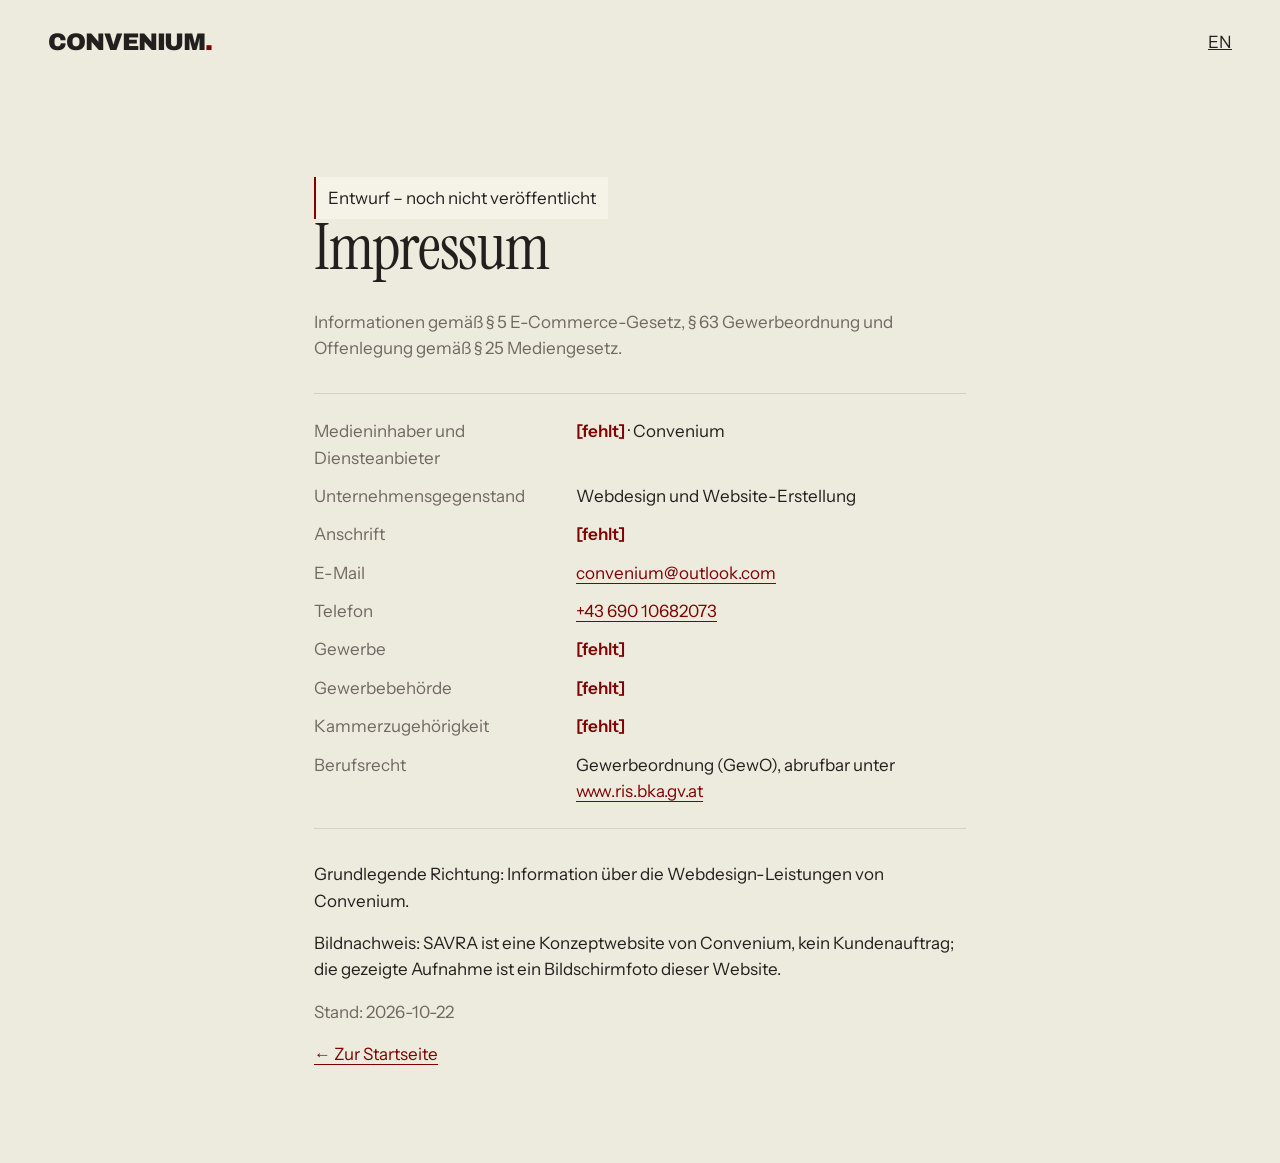
<file: impressum/index.html>
<!doctype html>
<html lang="de">
<head>
  <meta charset="utf-8">
  <meta name="viewport" content="width=device-width,initial-scale=1,viewport-fit=cover">
  <meta name="robots" content="noindex,nofollow">
  <title>Impressum — Convenium</title>
  <meta http-equiv="Content-Security-Policy" content="default-src 'self'; img-src 'self' data:; style-src 'self' 'unsafe-inline'; script-src 'none'; object-src 'none'; base-uri 'self'; form-action 'none'">
  <meta name="referrer" content="strict-origin-when-cross-origin">
  <link rel="icon" href="../favicon.svg" type="image/svg+xml">
  <link rel="alternate" hreflang="en" href="../en/imprint/">
  <link rel="stylesheet" href="../assets/kit/fonts/fonts.css">
  <link rel="stylesheet" href="../styles.css">
</head>
<body class="legal-page">
  <header class="legal-header"><a class="brand legal-brand" href="../">CONVENIUM<span>.</span></a><a href="../en/imprint/" hreflang="en" lang="en">EN</a></header>
  <main class="legal" id="inhalt">
    <p class="legal-draft">Entwurf – noch nicht veröffentlicht</p>
    <h1>Impressum</h1>
      <p class="legal-lead">Informationen gemäß § 5 E-Commerce-Gesetz, § 63 Gewerbeordnung und Offenlegung gemäß § 25 Mediengesetz.</p>
      <dl class="legal-list">
        <dt>Medieninhaber und Diensteanbieter</dt><dd><mark>[fehlt]</mark> · Convenium</dd>
        <dt>Unternehmensgegenstand</dt><dd>Webdesign und Website-Erstellung</dd>
        <dt>Anschrift</dt><dd><mark>[fehlt]</mark></dd>
        <dt>E-Mail</dt><dd><a href="mailto:convenium@outlook.com">convenium@outlook.com</a></dd>
        <dt>Telefon</dt><dd><a href="tel:+4369010682073">+43 690 10682073</a></dd>
        <dt>Gewerbe</dt><dd><mark>[fehlt]</mark></dd>
        <dt>Gewerbebehörde</dt><dd><mark>[fehlt]</mark></dd>
        <dt>Kammerzugehörigkeit</dt><dd><mark>[fehlt]</mark></dd>
        <dt>Berufsrecht</dt><dd>Gewerbeordnung (GewO), abrufbar unter <a href="https://www.ris.bka.gv.at" rel="noopener noreferrer">www.ris.bka.gv.at</a></dd>
      </dl>
      <p>Grundlegende Richtung: Information über die Webdesign-Leistungen von Convenium.</p>
      <p>Bildnachweis: SAVRA ist eine Konzeptwebsite von Convenium, kein Kundenauftrag; die gezeigte Aufnahme ist ein Bildschirmfoto dieser Website.</p>
    <p class="legal-updated">Stand: 2026-10-22</p>
    <p><a href="../">← Zur Startseite</a></p>
  </main>
  <nav class="tabbar" aria-label="Mobile Navigation">
    <a href="../#karte"><span class="tab-icon tab-icon--menu" aria-hidden="true"></span>Die Karte</a>
    <a href="../#beispiel"><span class="tab-icon tab-icon--door" aria-hidden="true"></span>Beispiel</a>
    <a href="../#ablauf"><span class="tab-icon tab-icon--steps" aria-hidden="true"></span>Ablauf</a>
    <a class="tabbar-cta" href="../#reservierung">Platz reservieren</a>
  </nav>
</body>
</html>
</file>
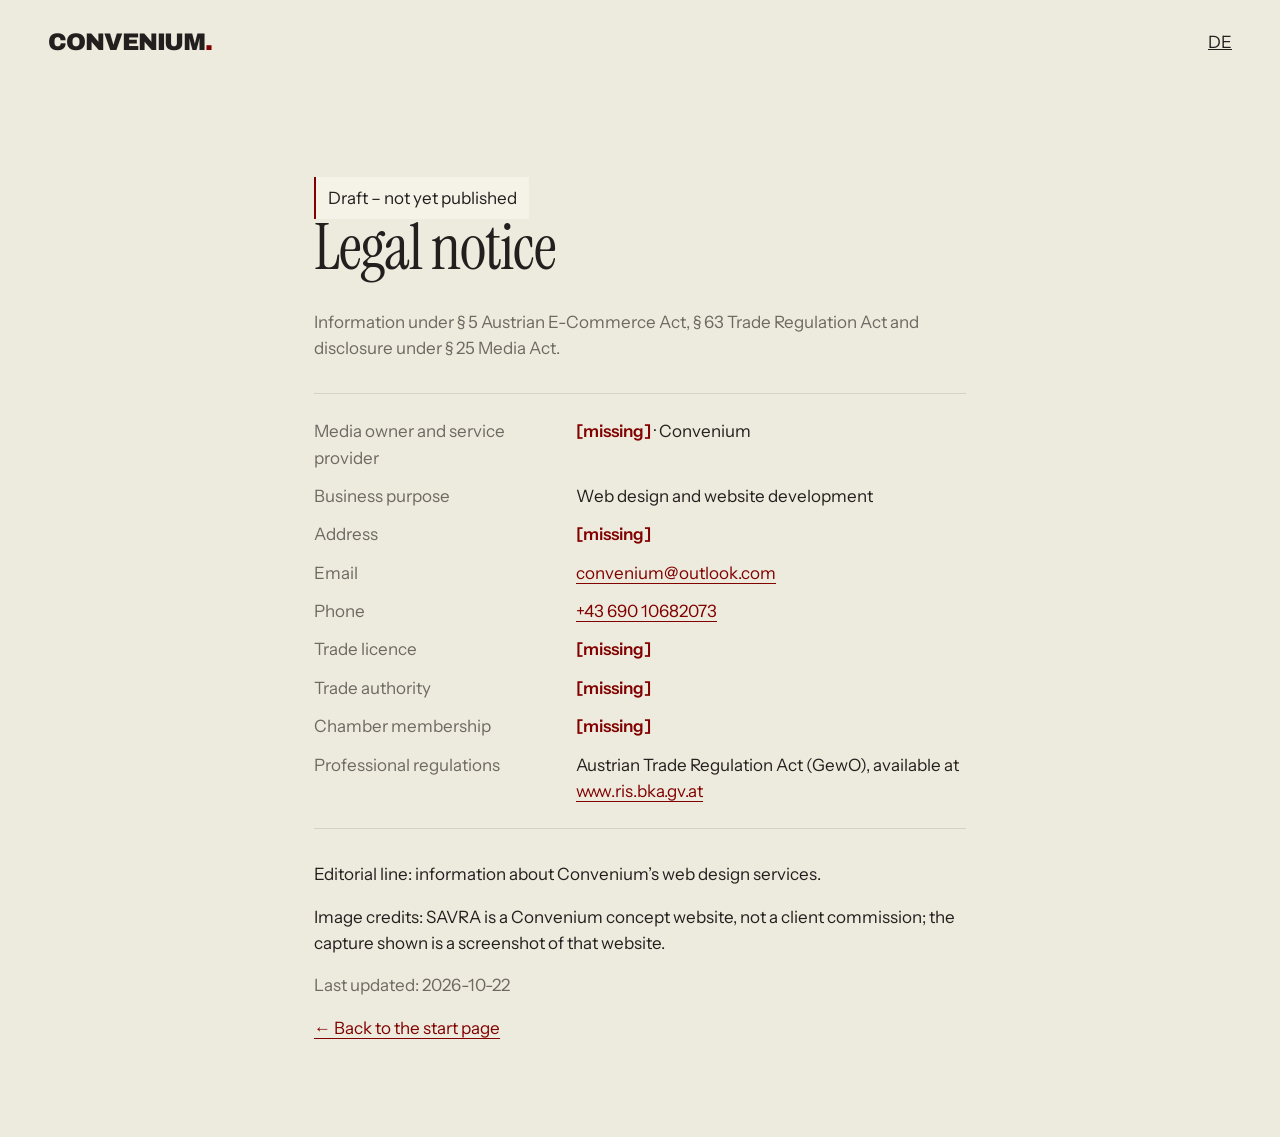
<file: en/imprint/index.html>
<!doctype html>
<html lang="en">
<head>
  <meta charset="utf-8">
  <meta name="viewport" content="width=device-width,initial-scale=1,viewport-fit=cover">
  <meta name="robots" content="noindex,nofollow">
  <title>Legal notice — Convenium</title>
  <meta http-equiv="Content-Security-Policy" content="default-src 'self'; img-src 'self' data:; style-src 'self' 'unsafe-inline'; script-src 'none'; object-src 'none'; base-uri 'self'; form-action 'none'">
  <meta name="referrer" content="strict-origin-when-cross-origin">
  <link rel="icon" href="../../favicon.svg" type="image/svg+xml">
  <link rel="alternate" hreflang="de" href="../../impressum/">
  <link rel="stylesheet" href="../../assets/kit/fonts/fonts.css">
  <link rel="stylesheet" href="../../styles.css">
</head>
<body class="legal-page">
  <header class="legal-header"><a class="brand legal-brand" href="../../">CONVENIUM<span>.</span></a><a href="../../impressum/" hreflang="de" lang="de">DE</a></header>
  <main class="legal" id="inhalt">
    <p class="legal-draft">Draft – not yet published</p>
    <h1>Legal notice</h1>
      <p class="legal-lead">Information under § 5 Austrian E-Commerce Act, § 63 Trade Regulation Act and disclosure under § 25 Media Act.</p>
      <dl class="legal-list">
        <dt>Media owner and service provider</dt><dd><mark>[missing]</mark> · Convenium</dd>
        <dt>Business purpose</dt><dd>Web design and website development</dd>
        <dt>Address</dt><dd><mark>[missing]</mark></dd>
        <dt>Email</dt><dd><a href="mailto:convenium@outlook.com">convenium@outlook.com</a></dd>
        <dt>Phone</dt><dd><a href="tel:+4369010682073">+43 690 10682073</a></dd>
        <dt>Trade licence</dt><dd><mark>[missing]</mark></dd>
        <dt>Trade authority</dt><dd><mark>[missing]</mark></dd>
        <dt>Chamber membership</dt><dd><mark>[missing]</mark></dd>
        <dt>Professional regulations</dt><dd>Austrian Trade Regulation Act (GewO), available at <a href="https://www.ris.bka.gv.at" rel="noopener noreferrer">www.ris.bka.gv.at</a></dd>
      </dl>
      <p>Editorial line: information about Convenium’s web design services.</p>
      <p>Image credits: SAVRA is a Convenium concept website, not a client commission; the capture shown is a screenshot of that website.</p>
    <p class="legal-updated">Last updated: 2026-10-22</p>
    <p><a href="../../">← Back to the start page</a></p>
  </main>
  <nav class="tabbar" aria-label="Mobile navigation">
    <a href="../../en/#karte"><span class="tab-icon tab-icon--menu" aria-hidden="true"></span>The menu</a>
    <a href="../../en/#beispiel"><span class="tab-icon tab-icon--door" aria-hidden="true"></span>Example</a>
    <a href="../../en/#ablauf"><span class="tab-icon tab-icon--steps" aria-hidden="true"></span>Process</a>
    <a class="tabbar-cta" href="../../en/#reservierung">Reserve a place</a>
  </nav>
</body>
</html>
</file>
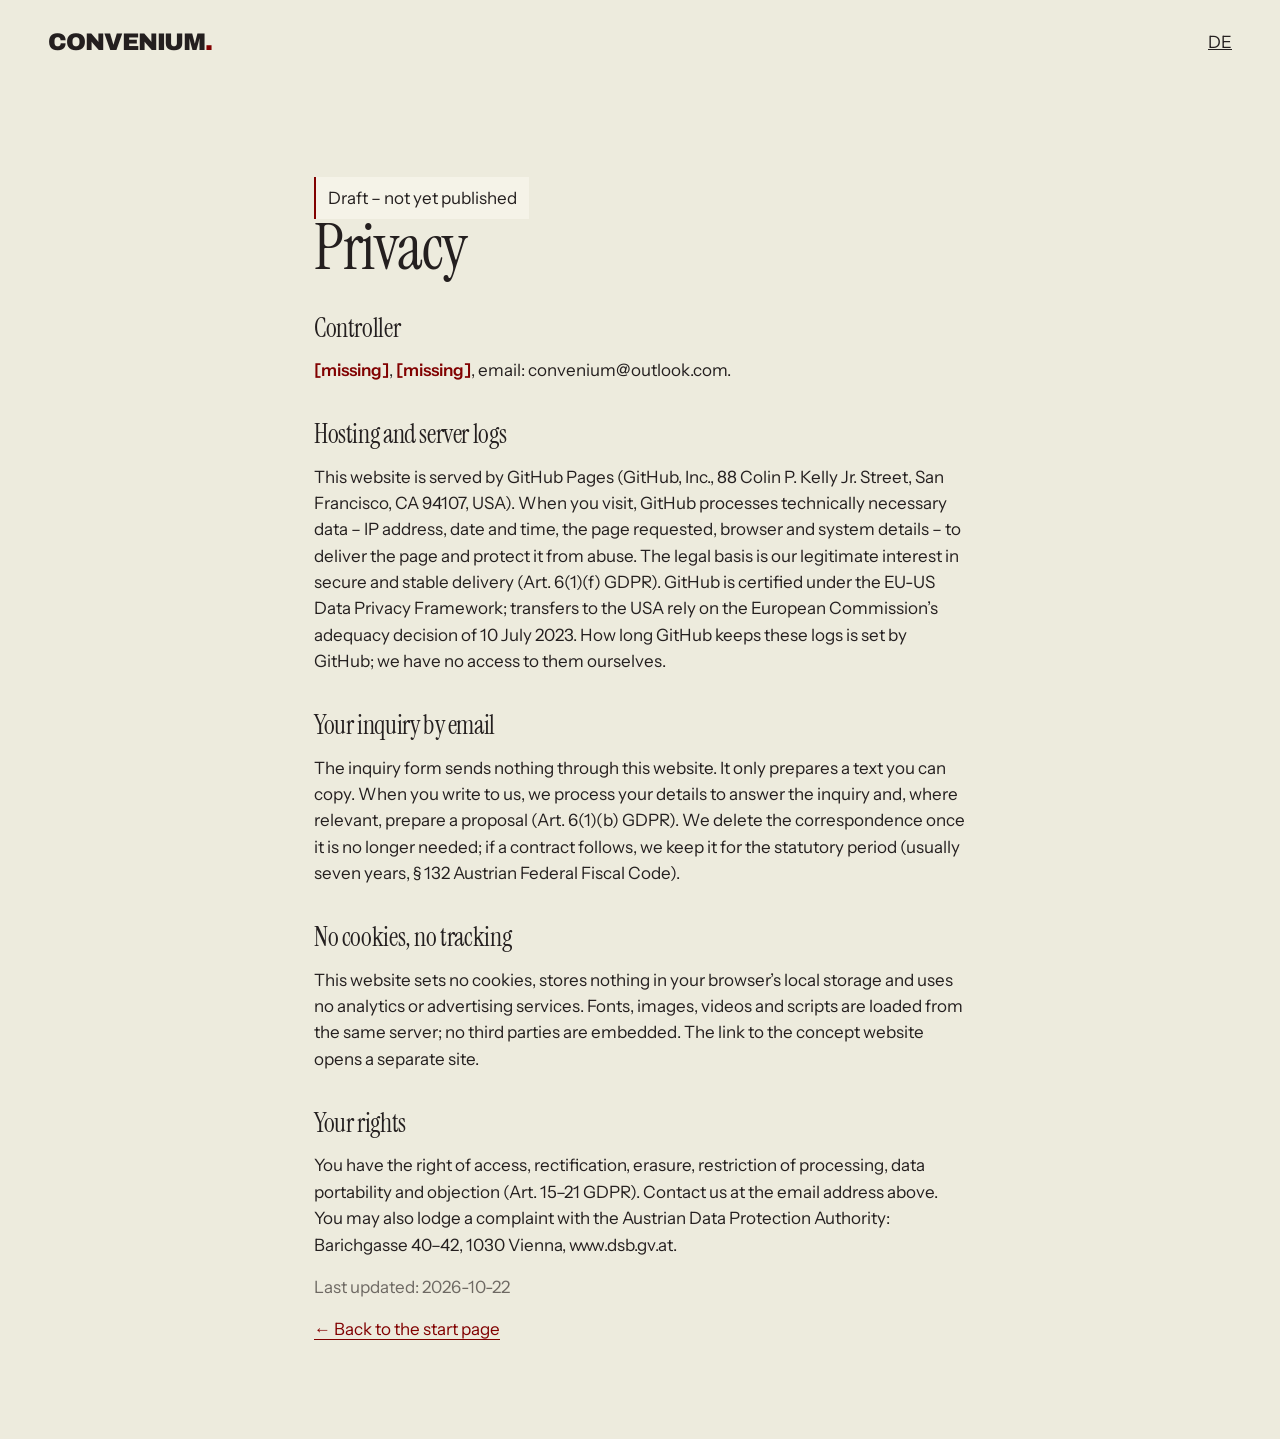
<file: en/privacy/index.html>
<!doctype html>
<html lang="en">
<head>
  <meta charset="utf-8">
  <meta name="viewport" content="width=device-width,initial-scale=1,viewport-fit=cover">
  <meta name="robots" content="noindex,nofollow">
  <title>Privacy — Convenium</title>
  <meta http-equiv="Content-Security-Policy" content="default-src 'self'; img-src 'self' data:; style-src 'self' 'unsafe-inline'; script-src 'none'; object-src 'none'; base-uri 'self'; form-action 'none'">
  <meta name="referrer" content="strict-origin-when-cross-origin">
  <link rel="icon" href="../../favicon.svg" type="image/svg+xml">
  <link rel="alternate" hreflang="de" href="../../datenschutz/">
  <link rel="stylesheet" href="../../assets/kit/fonts/fonts.css">
  <link rel="stylesheet" href="../../styles.css">
</head>
<body class="legal-page">
  <header class="legal-header"><a class="brand legal-brand" href="../../">CONVENIUM<span>.</span></a><a href="../../datenschutz/" hreflang="de" lang="de">DE</a></header>
  <main class="legal" id="inhalt">
    <p class="legal-draft">Draft – not yet published</p>
    <h1>Privacy</h1>
      <h2>Controller</h2>
      <p><mark>[missing]</mark>, <mark>[missing]</mark>, email: convenium@outlook.com.</p>
      <h2>Hosting and server logs</h2>
      <p>This website is served by GitHub Pages (GitHub, Inc., 88 Colin P. Kelly Jr. Street, San Francisco, CA 94107, USA). When you visit, GitHub processes technically necessary data – IP address, date and time, the page requested, browser and system details – to deliver the page and protect it from abuse. The legal basis is our legitimate interest in secure and stable delivery (Art. 6(1)(f) GDPR). GitHub is certified under the EU-US Data Privacy Framework; transfers to the USA rely on the European Commission’s adequacy decision of 10 July 2023. How long GitHub keeps these logs is set by GitHub; we have no access to them ourselves.</p>
      <h2>Your inquiry by email</h2>
      <p>The inquiry form sends nothing through this website. It only prepares a text you can copy. When you write to us, we process your details to answer the inquiry and, where relevant, prepare a proposal (Art. 6(1)(b) GDPR). We delete the correspondence once it is no longer needed; if a contract follows, we keep it for the statutory period (usually seven years, § 132 Austrian Federal Fiscal Code).</p>
      <h2>No cookies, no tracking</h2>
      <p>This website sets no cookies, stores nothing in your browser’s local storage and uses no analytics or advertising services. Fonts, images, videos and scripts are loaded from the same server; no third parties are embedded. The link to the concept website opens a separate site.</p>
      <h2>Your rights</h2>
      <p>You have the right of access, rectification, erasure, restriction of processing, data portability and objection (Art. 15–21 GDPR). Contact us at the email address above. You may also lodge a complaint with the Austrian Data Protection Authority: Barichgasse 40–42, 1030 Vienna, www.dsb.gv.at.</p>
    <p class="legal-updated">Last updated: 2026-10-22</p>
    <p><a href="../../">← Back to the start page</a></p>
  </main>
  <nav class="tabbar" aria-label="Mobile navigation">
    <a href="../../en/#karte"><span class="tab-icon tab-icon--menu" aria-hidden="true"></span>The menu</a>
    <a href="../../en/#beispiel"><span class="tab-icon tab-icon--door" aria-hidden="true"></span>Example</a>
    <a href="../../en/#ablauf"><span class="tab-icon tab-icon--steps" aria-hidden="true"></span>Process</a>
    <a class="tabbar-cta" href="../../en/#reservierung">Reserve a place</a>
  </nav>
</body>
</html>
</file>
<file: assets/kit/fonts/fonts.css>
/* Self-hosted, OFL (see *-OFL.txt). Latin subset: covers German and the euro sign. */
@font-face {
  font-family: 'Instrument Serif';
  font-style: normal;
  font-weight: 400;
  font-display: swap;
  src: url(./instrument-serif-400.woff2) format('woff2');
  unicode-range: U+0000-00FF, U+0131, U+0152-0153, U+02BB-02BC, U+02C6, U+02DA, U+02DC, U+0304, U+0308, U+0329, U+2000-206F, U+20AC, U+2122, U+2191, U+2193, U+2212, U+2215, U+FEFF, U+FFFD;
}
@font-face {
  font-family: 'Instrument Serif';
  font-style: italic;
  font-weight: 400;
  font-display: swap;
  src: url(./instrument-serif-400-italic.woff2) format('woff2');
  unicode-range: U+0000-00FF, U+0131, U+0152-0153, U+02BB-02BC, U+02C6, U+02DA, U+02DC, U+0304, U+0308, U+0329, U+2000-206F, U+20AC, U+2122, U+2191, U+2193, U+2212, U+2215, U+FEFF, U+FFFD;
}
@font-face {
  font-family: 'Instrument Sans';
  font-style: normal;
  font-weight: 400;
  font-display: swap;
  src: url(./instrument-sans-400.woff2) format('woff2');
  unicode-range: U+0000-00FF, U+0131, U+0152-0153, U+02BB-02BC, U+02C6, U+02DA, U+02DC, U+0304, U+0308, U+0329, U+2000-206F, U+20AC, U+2122, U+2191, U+2193, U+2212, U+2215, U+FEFF, U+FFFD;
}
@font-face {
  font-family: 'Instrument Sans';
  font-style: normal;
  font-weight: 500;
  font-display: swap;
  src: url(./instrument-sans-500.woff2) format('woff2');
  unicode-range: U+0000-00FF, U+0131, U+0152-0153, U+02BB-02BC, U+02C6, U+02DA, U+02DC, U+0304, U+0308, U+0329, U+2000-206F, U+20AC, U+2122, U+2191, U+2193, U+2212, U+2215, U+FEFF, U+FFFD;
}
@font-face {
  font-family: 'Instrument Sans';
  font-style: normal;
  font-weight: 600;
  font-display: swap;
  src: url(./instrument-sans-600.woff2) format('woff2');
  unicode-range: U+0000-00FF, U+0131, U+0152-0153, U+02BB-02BC, U+02C6, U+02DA, U+02DC, U+0304, U+0308, U+0329, U+2000-206F, U+20AC, U+2122, U+2191, U+2193, U+2212, U+2215, U+FEFF, U+FFFD;
}
@font-face {
  font-family: 'Anton';
  font-style: normal;
  font-weight: 400;
  font-display: swap;
  src: url(./anton-400.woff2) format('woff2');
  unicode-range: U+0000-00FF, U+0131, U+0152-0153, U+02BB-02BC, U+02C6, U+02DA, U+02DC, U+0304, U+0308, U+0329, U+2000-206F, U+20AC, U+2122, U+2191, U+2193, U+2212, U+2215, U+FEFF, U+FFFD;
}
@font-face {
  font-family: 'Archivo';
  font-style: normal;
  font-weight: 900;
  font-display: swap;
  src: url(./archivo-900.woff2) format('woff2');
  unicode-range: U+0000-00FF, U+0131, U+0152-0153, U+02BB-02BC, U+02C6, U+02DA, U+02DC, U+0304, U+0308, U+0329, U+2000-206F, U+20AC, U+2122, U+2191, U+2193, U+2212, U+2215, U+FEFF, U+FFFD;
}
</file>
<file: styles.css>
/* Convenium · Gastronomie — styles.css, v2 "Das Lokal"
   Tigermilk's motion set in Ballena's layout (see .olympus/06-build-plan.md): a centred floating bar, square
   buttons, the arrow-circle link, tall photo cards, split colour blocks, a panel over a photo, engraved
   cut-outs. Brand tokens plus three grades mixed from them (DESIGN.md). No gradients; photo scrims are
   solid noir at an alpha. Breakpoints: phone < 640 · tablet 640–1023 · laptop 1024–1439 · wide ≥ 1440.
   Everything is visible without JavaScript; GSAP only adds from-states (script.js). */
:root {
  --noir: #1B1717; --cotton: #EDEBDD; --paper: #F5F3E8; --ink: #241F1F; --gray: #6E6963; --gray-noir: #A8A29A;
  --rule: #D6D2C2; --cherry: #810100; --maroon: #630000; --chili: #D73B3E; --chili-300: #E5595C;
  --blush: #E4D8CB; --oxblood: #460909; --rose: #CFA99F;
  --scrim: color-mix(in srgb, var(--noir) 55%, transparent);
  --scrim-strong: color-mix(in srgb, var(--noir) 80%, transparent);
  --rule-cotton: color-mix(in srgb, var(--cotton) 28%, transparent);
  --brand: Archivo, "Arial Black", Arial, sans-serif;
  --serif: "Instrument Serif", Georgia, "Times New Roman", serif;
  --sans: "Instrument Sans", "Helvetica Neue", Arial, sans-serif;
  --shout: Anton, Impact, "Arial Narrow", sans-serif;
  --t-h1: clamp(3.25rem, 0.6rem + 8.2vw, 10.5rem);
  --t-h2: clamp(2.5rem, 1.2rem + 4vw, 6rem);
  --t-statement: clamp(1.9rem, 0.9rem + 3.1vw, 4.4rem);
  --t-title: clamp(1.75rem, 1.2rem + 1.4vw, 2.75rem);
  --t-shout: clamp(5rem, 1rem + 15vw, 17rem);
  --t-price: clamp(2.5rem, 1.6rem + 2.4vw, 4.25rem);
  --gutter: 48px; --section: clamp(80px, 11vw, 176px); --max: 1440px;
  --ease: cubic-bezier(.16, 1, .3, 1);
}
@media (min-width: 1440px) { :root { --gutter: 64px; } }
@media (min-width: 1800px) { :root { --max: 1680px; --gutter: 72px; } }
@media (max-width: 1023px) { :root { --gutter: 32px; } }
@media (max-width: 639px)  { :root { --gutter: 20px; } }

*, *::before, *::after { box-sizing: border-box; }
html { -webkit-text-size-adjust: 100%; }
body { margin: 0; background: var(--cotton); color: var(--ink); font: 400 17px/1.55 var(--sans); -webkit-font-smoothing: antialiased; }
body.menu-open { overflow: hidden; }
img, video { display: block; max-width: 100%; height: auto; }
a { color: inherit; }
h1, h2, h3, p, ol, ul, figure { margin: 0; }
h1, h2, h3 { font-weight: 400; }
em { font-style: italic; }
button { font: inherit; color: inherit; }

/* Focus: chili on light and noir grounds, cotton on cherry. */
:focus-visible { outline: 2px solid var(--ring, var(--chili)); outline-offset: 3px; }
.menu, .campaign-block, .site-footer, .card--featured .card-foot { --ring: var(--cotton); }

.sr-only { position: absolute; width: 1px; height: 1px; padding: 0; margin: -1px; overflow: hidden; clip: rect(0 0 0 0); white-space: nowrap; border: 0; }
.js .nojs-only { display: none !important; }
.no-js .js-only { display: none !important; }
[data-motion="reduced"] .motion-toggle, [data-motion="unavailable"] .motion-toggle { display: none; }
.skip { position: absolute; left: var(--gutter); top: -120px; z-index: 300; background: var(--cherry); color: var(--cotton); padding: 14px 20px; text-decoration: none; font-weight: 600; }
.skip:focus { top: 12px; }
section[id], [id="inquiry-title"], #marktquellen { scroll-margin-top: 96px; }
.wrap { width: min(var(--max), calc(100% - 2 * var(--gutter))); margin-inline: auto; }

.label { display: block; margin-bottom: 18px; font: 600 12px/1.3 var(--sans); letter-spacing: .14em; text-transform: uppercase; color: var(--cherry); }
.label--quiet { color: var(--gray); }
.label--rose { color: var(--rose); }
.field-label { display: block; margin-bottom: 8px; font: 600 12px/1.3 var(--sans); letter-spacing: .14em; text-transform: uppercase; color: var(--gray); }
.caption { font-size: 13px; color: var(--gray); }
h1 { font: 400 var(--t-h1)/.9 var(--serif); letter-spacing: -.02em; }
h2 { font: 400 var(--t-h2)/.95 var(--serif); letter-spacing: -.015em; max-width: 14ch; }

/* Pre-paint (motion only): the inline script adds .pre; GSAP paints from-states and removes it at once. If
   GSAP never runs, everything returns after 4 s. */
.pre .bar, .pre .hero .label, .pre .line-inner, .pre .hero-body, .pre .hero .actions, .pre .hero-places, .pre .hero-poster { opacity: 0; animation: pre-release 0s 4s forwards; }
@keyframes pre-release { to { opacity: 1; } }

/* ---------- Buttons (square, Ballena) and the arrow-circle link ---------- */
.btn { display: inline-flex; align-items: center; justify-content: center; gap: 10px; min-height: 48px; padding: 0 24px; border: 1px solid transparent; border-radius: 2px; font: 600 12px/1 var(--sans); letter-spacing: .12em; text-transform: uppercase; text-decoration: none; white-space: nowrap; cursor: pointer; transition: background-color 160ms var(--ease), color 160ms var(--ease), border-color 160ms var(--ease); }
.btn--solid { background: var(--cherry); color: var(--cotton); }
.btn--solid:hover { background: var(--maroon); }
.btn--ghost { background: transparent; color: inherit; border-color: color-mix(in srgb, currentColor 45%, transparent); }
.btn--ghost:hover { background: var(--cotton); color: var(--noir); border-color: var(--cotton); }
.btn--light { background: var(--cotton); color: var(--cherry); }
.btn--light:hover { background: var(--paper); }

.arrow-link { --dot: var(--cherry); --dot-ink: var(--cotton); display: inline-flex; align-items: center; gap: 12px; min-height: 44px; color: var(--ink); font: 600 12px/1.2 var(--sans); letter-spacing: .12em; text-transform: uppercase; text-decoration: none; }
.arrow-dot { position: relative; flex: none; width: 22px; height: 22px; border-radius: 50%; background: var(--dot); transition: translate 220ms var(--ease); }
.arrow-dot::after { content: ''; position: absolute; left: 6px; top: 8px; width: 6px; height: 6px; border-top: 1.5px solid var(--dot-ink); border-right: 1.5px solid var(--dot-ink); transform: rotate(45deg); }
.arrow-link:hover .arrow-dot { translate: 3px 0; }
.arrow-link:hover > span:first-child { text-decoration: underline; text-underline-offset: 4px; }
.text-button { padding: 0; min-height: 44px; border: 0; background: none; cursor: pointer; text-decoration: underline; text-underline-offset: 4px; font-size: 14px; }
.text-button[aria-disabled="true"] { color: var(--gray); text-decoration-color: var(--rule); cursor: default; }

/* ---------- The bar: a compact centred floating navbar (Ballena) ---------- */
.bar { position: fixed; z-index: 60; top: 14px; left: 0; right: 0; margin-inline: auto; width: min(640px, calc(100% - 24px)); display: grid; grid-template-columns: 1fr auto 1fr; align-items: center; gap: 12px; min-height: 60px; padding: 6px 6px 6px 8px; border-radius: 3px; background: var(--scrim-strong); -webkit-backdrop-filter: blur(14px); backdrop-filter: blur(14px); color: var(--cotton); }
.bar-cta { justify-self: start; min-height: 44px; padding: 0 14px; font-size: 11px; }
/* The CONVENIUM. lockup: the studio wordmark, identical on every Convenium page (Archivo 900, -.045em, the dot in the accent). */
.brand { display: inline-flex; align-items: center; min-height: 44px; font: 900 24px/1 var(--brand); letter-spacing: -.045em; color: inherit; text-decoration: none; white-space: nowrap; }
.brand span { color: var(--chili); }
.bar .brand span { color: var(--chili-300); }
.bar-menu { justify-self: end; position: relative; display: grid; place-items: center; width: 44px; height: 44px; padding: 0; border: 0; background: none; color: inherit; cursor: pointer; }
.bar-lines, .bar-lines::before, .bar-lines::after { display: block; width: 24px; height: 1.5px; background: currentColor; transition: transform 240ms var(--ease), background-color 240ms; }
.bar-lines { position: relative; background: transparent; }
.bar-lines::before, .bar-lines::after { content: ''; position: absolute; left: 0; }
.bar-lines::before { top: -4px; } .bar-lines::after { top: 4px; }
[aria-expanded="true"] .bar-lines::before { transform: translateY(4px) rotate(45deg); }
[aria-expanded="true"] .bar-lines::after { transform: translateY(-4px) rotate(-45deg); }
@media (max-width: 479px) { .brand { font-size: 21px; } .bar-cta { padding: 0 10px; letter-spacing: .08em; } }

/* The menu: a full-screen cherry room under the bar. */
.menu { position: fixed; inset: 0; z-index: 55; display: grid; align-content: center; gap: 40px; padding: 112px var(--gutter) 48px; background: var(--cherry); color: var(--cotton); overflow-y: auto; }
.menu[hidden] { display: none; }
.menu-nav { display: grid; justify-items: center; gap: 4px; }
.menu-nav a { display: inline-flex; align-items: center; min-height: 56px; font: 400 clamp(2.75rem, 1rem + 6vw, 6rem)/1 var(--serif); letter-spacing: -.015em; text-decoration: none; }
.menu-nav a:hover { font-style: italic; }
.menu-locale { display: flex; justify-content: center; gap: 28px; }
.menu-locale a { display: inline-flex; align-items: center; min-height: 44px; font: 600 12px/1 var(--sans); letter-spacing: .14em; text-transform: uppercase; color: var(--rose); text-decoration: none; }
.menu-locale a[aria-current] { color: var(--cotton); text-decoration: underline; text-underline-offset: 6px; }

/* ---------- Hero: the split room (Tigermilk) ---------- */
.hero { position: relative; background: var(--cotton); }
.hero-stage { display: grid; grid-template-columns: minmax(0, 1fr) minmax(0, 1fr); min-height: 100svh; }
.hero-photo { position: relative; margin: 0; overflow: hidden; background: var(--cotton); }
.hero-poster, .hero-canvas { position: absolute; inset: 0; width: 100%; height: 100%; object-fit: cover; }
.hero-canvas { opacity: 0; }
.seq-live .hero-canvas { opacity: 1; }
.seq-live .hero-poster { opacity: 0; }
.hero-panel { position: relative; display: flex; flex-direction: column; justify-content: center; padding: max(112px, 13vh) clamp(28px, 5vw, 96px) max(40px, 5vh); background: var(--cotton); }
/* Height-aware: on a 1920×1080 screen the browser leaves ~910px, so the H1 is also capped by the viewport height. */
.hero h1 { max-width: 9ch; color: var(--ink); font-size: min(var(--t-h1), 14.5svh); }
/* Staged (motion, script.js): the stage sticks for the length of the film; the photo opens from its half to the
   full screen, the copy steps aside, then the CONVENIUM closing plays. */
.hero.is-seq { height: 340vh; }
.hero.is-seq .hero-stage { position: sticky; top: 0; height: 100dvh; min-height: 0; overflow: hidden; display: block; }
.hero.is-seq .hero-photo { position: absolute; inset: 0; aspect-ratio: auto; }
.hero.is-seq .hero-panel { position: absolute; top: 0; right: 0; bottom: 0; width: 50%; z-index: 1; }
.line { display: block; overflow: hidden; padding-bottom: .08em; margin-bottom: -.08em; }
.line-inner { display: inline-block; }
.hero h1 em { color: var(--cherry); }
.hero-body { margin-top: 28px; max-width: 34ch; font-size: clamp(17px, .9rem + .3vw, 20px); }
.actions { display: flex; flex-wrap: wrap; align-items: center; gap: 16px 28px; margin-top: 36px; }
.hero-places { margin-top: clamp(28px, 5vh, 72px); }
.hero-places .label { margin-bottom: 12px; }
.ticks { display: flex; flex-wrap: wrap; gap: 8px; list-style: none; margin: 0; padding: 0; color: var(--cherry); }
.tick { display: block; width: 16px; height: 16px; border: 1.5px solid currentColor; border-radius: 50%; }
.tick[data-taken] { background: currentColor; }
.places-count { margin-top: 10px; font-size: 14px; color: var(--gray); font-variant-numeric: tabular-nums; }

/* Engraved cut-outs: cherry ink with transparency; light grounds only. */
.cut { position: absolute; pointer-events: none; user-select: none; height: auto; }
.cut--cherries { right: clamp(16px, 4vw, 72px); bottom: 7%; width: clamp(76px, 8vw, 140px); }
.cut--glass { left: clamp(8px, 5vw, 96px); bottom: 12%; width: clamp(80px, 9vw, 160px); }
.cut--cup { position: static; justify-self: end; align-self: end; width: clamp(96px, 11vw, 180px); }

/* ---------- Statement: words fill as you read (Tigermilk) ---------- */
/* The statement room: the sentence in the middle, four 3D objects (Artlist renders) floating around it in
   depth. They tilt with the pointer on desktop, rise in from depth as the room is entered and float on phones. */
.statement { position: relative; display: grid; align-items: center; min-height: min(100svh, 980px); padding: var(--section) 0; text-align: center; overflow: hidden; perspective: 1200px; }
.statement-wrap { position: relative; z-index: 1; }
.d3 { position: absolute; inset: 0; pointer-events: none; transform-style: preserve-3d; }
.d3-item { position: absolute; height: auto; will-change: transform; filter: drop-shadow(0 28px 32px color-mix(in srgb, var(--noir) 22%, transparent)); }
.d3--cherries { top: 9%; left: 7%; width: clamp(96px, 10vw, 200px); }
.d3--fork { top: 7%; right: 5%; width: clamp(130px, 14vw, 280px); }
.d3--plate { bottom: 5%; left: 4%; width: clamp(150px, 17vw, 340px); }
.d3--glass { bottom: 6%; right: 9%; width: clamp(80px, 8vw, 160px); }
.statement .label { margin-bottom: 28px; }
.statement-text { max-width: 26ch; margin-inline: auto; font: 400 var(--t-statement)/1.08 var(--serif); letter-spacing: -.01em; color: var(--cherry); }
.w { color: inherit; }

/* ---------- Arch: the door opens into the bar (Tigermilk). Static by default; script.js stages it. ---------- */
.arch { padding: 0 0 var(--section); }
.arch-sticky { position: relative; display: grid; place-items: center; }
.arch-frame { position: relative; width: min(1100px, calc(100% - 2 * var(--gutter))); aspect-ratio: 3 / 2; overflow: hidden; border-radius: 280px 280px 0 0; background: var(--noir); }
.arch-frame img { position: absolute; inset: 0; width: 100%; height: 100%; object-fit: cover; }
.arch-line { position: absolute; bottom: clamp(24px, 6vh, 64px); left: 50%; translate: -50% 0; padding: .12em .45em .18em; background: var(--cherry); color: var(--cotton); font: 400 var(--t-title)/1 var(--serif); white-space: nowrap; }
.arch.is-staged { height: 220vh; padding: 0; }
.arch.is-staged .arch-sticky { position: sticky; top: 0; height: 100svh; overflow: hidden; }
.arch.is-staged .arch-frame { aspect-ratio: auto; }
@media (max-width: 639px) { .arch-frame { aspect-ratio: 4 / 5; border-radius: 160px 160px 0 0; } }

/* ---------- Die Karte: tall photo cards (Ballena) ---------- */
.karte { padding: var(--section) 0; background: var(--paper); }
.sec-head { display: grid; grid-template-columns: minmax(0, 7fr) minmax(0, 5fr); gap: 24px 64px; align-items: end; margin-bottom: clamp(40px, 5vw, 80px); }
.sec-intro { max-width: 44ch; color: var(--gray); }
.cards { display: grid; grid-template-columns: repeat(3, minmax(0, 1fr)); gap: clamp(16px, 1.6vw, 28px); list-style: none; margin: 0; padding: 0; }
.card article { display: grid; gap: 18px; }
.card-photo { position: relative; aspect-ratio: 3 / 4; overflow: hidden; border-radius: 4px; background: var(--noir); color: var(--cotton); }
.card-photo img { position: absolute; inset: 0; width: 100%; height: 100%; object-fit: cover; transition: transform 900ms var(--ease); }
.card:hover .card-photo img { transform: scale(1.06); }
.card-band { position: absolute; top: 0; left: 0; right: 0; display: flex; justify-content: space-between; align-items: center; gap: 8px; padding: 12px 14px; background: var(--scrim); font: 600 11px/1.3 var(--sans); letter-spacing: .14em; text-transform: uppercase; }
.card-flag { padding: 5px 8px; background: var(--cherry); white-space: nowrap; }
.card-foot { position: absolute; left: 12px; right: 12px; bottom: 12px; display: grid; gap: 6px; padding: clamp(16px, 1.6vw, 24px); background: var(--scrim-strong); -webkit-backdrop-filter: blur(10px); backdrop-filter: blur(10px); border-radius: 3px; }
.card--featured .card-foot { background: var(--cherry); }
.card-title { font: 400 var(--t-title)/1 var(--serif); letter-spacing: -.01em; }
.course-price { display: flex; flex-wrap: wrap; align-items: baseline; gap: 2px 10px; margin-top: 4px; }
.plan-from, .plan-unit, .plan-then, .card-market { font-size: 13px; color: var(--gray-noir); }
.card--featured :is(.plan-from, .plan-unit, .plan-then, .card-market) { color: var(--rose); }
.plan-amount { font: 400 var(--t-price)/.95 var(--shout); letter-spacing: .01em; font-variant-numeric: tabular-nums; }
.plan-then[hidden], .plan-from[hidden], .plan-unit[hidden] { display: none; }
.card-market a { position: relative; margin-left: 4px; color: var(--cotton); font-variant-numeric: tabular-nums; text-underline-offset: 3px; }
.card-market a::before { content: ''; position: absolute; inset: -12px -6px; }
.card-foot .arrow-link { --dot: var(--cotton); --dot-ink: var(--noir); color: var(--cotton); margin-top: 4px; }
.card--featured .card-foot .arrow-link { --dot-ink: var(--cherry); }
.card-includes { list-style: none; margin: 0; padding: 0 4px; display: grid; gap: 6px; font-size: 15px; }
.card-includes li { display: grid; grid-template-columns: 14px minmax(0, 1fr); gap: 10px; }
.card-includes li::before { content: ''; width: 14px; height: 1.5px; margin-top: .72em; background: var(--cherry); }
.card.is-selected .card-photo { outline: 2px solid var(--ink); outline-offset: 4px; }

.menu-foot { display: grid; grid-template-columns: minmax(0, 7fr) minmax(0, 5fr); gap: 40px 72px; margin-top: clamp(56px, 6vw, 96px); padding-top: 40px; border-top: 1px solid var(--rule); }
.menu-list, .value ul, .menu-sources ul { list-style: none; margin: 0; padding: 0; }
.menu-list li { display: flex; justify-content: space-between; align-items: baseline; gap: 24px; padding: 16px 0; border-top: 1px solid var(--rule); }
.menu-list li:first-child { border-top: 0; padding-top: 0; }
.menu-item { display: grid; gap: 2px; min-width: 0; }
.menu-item strong { font: 400 clamp(21px, 1.4vw, 26px)/1.15 var(--serif); }
.menu-item small, .value span { font-size: 14px; color: var(--gray); }
.menu-price { font: 400 26px/1 var(--shout); color: var(--cherry); white-space: nowrap; font-variant-numeric: tabular-nums; }
.menu-price small { margin-left: 6px; font: 400 13px/1 var(--sans); color: var(--gray); }
.value li { display: grid; gap: 2px; padding: 12px 0; border-top: 1px solid var(--rule); }
.value li:first-child { border-top: 0; padding-top: 0; }
.value strong { font-weight: 600; font-size: 16px; }
.menu-note { margin-top: 32px; max-width: 96ch; font-size: 14px; color: var(--gray); }
.menu-sources { margin-top: 24px; max-width: 96ch; padding-top: 24px; border-top: 1px solid var(--rule); font-size: 14px; color: var(--gray); }
.menu-sources li { display: flex; flex-wrap: wrap; gap: 2px 12px; padding: 8px 0; border-top: 1px solid var(--rule); }
.menu-source-what { color: var(--ink); }
.menu-sources a { position: relative; text-decoration: underline; text-underline-offset: 3px; }
.menu-sources a::before { content: ''; position: absolute; inset: -12px -4px; }
.menu-sources p { margin-top: 12px; }

/* ---------- Launch: photo + cherry block (Ballena split) ---------- */
.no-js .campaign { display: none; }
.campaign { display: grid; grid-template-columns: minmax(0, 1fr) minmax(0, 1fr); background: var(--cherry); }
.campaign[hidden] { display: none; }
.campaign-photo { position: relative; min-height: 640px; overflow: hidden; background: var(--noir); }
.campaign-photo img { position: absolute; inset: 0; width: 100%; height: 100%; object-fit: cover; }
.campaign-block { display: flex; flex-direction: column; align-items: flex-start; justify-content: center; gap: 14px; padding: clamp(48px, 6vw, 112px) clamp(28px, 5vw, 96px); color: var(--cotton); }
.campaign-block .label { margin: 0; color: var(--rose); }
.campaign-claim { max-width: 18ch; font: 400 clamp(2rem, 1.2rem + 2vw, 3.5rem)/1.02 var(--serif); }
.campaign-source { position: relative; font-size: 14px; color: var(--rose); text-underline-offset: 3px; }
.campaign-source::before { content: ''; position: absolute; inset: -12px -4px; }
.campaign-count { display: flex; flex-wrap: wrap; align-items: baseline; gap: 6px 16px; margin-top: 18px; }
.campaign-count[hidden] { display: none; }
.campaign-ends { font: 600 12px/1 var(--sans); letter-spacing: .14em; text-transform: uppercase; color: var(--rose); }
.campaign-units { display: inline-flex; flex-wrap: wrap; gap: 4px 18px; }
.campaign-unit { display: inline-flex; align-items: baseline; gap: 6px; }
.campaign-num { font: 400 var(--t-price)/1 var(--shout); font-variant-numeric: tabular-nums; }
.campaign-unitname { font-size: 13px; color: var(--rose); }
.campaign-slots { font-weight: 600; }
.campaign-regular, .campaign-risk { max-width: 46ch; font-size: 15px; color: var(--rose); }
.campaign-cta { margin-top: 6px; }

/* ---------- Marquee: what the venue is, in giant Anton (Tigermilk) ---------- */
.marquee { overflow: hidden; padding: clamp(64px, 8vw, 128px) 0; background: var(--oxblood); }
.mq-track { display: flex; align-items: center; gap: clamp(24px, 3vw, 56px); width: max-content; padding-left: var(--gutter); white-space: nowrap; }
.mq-word { font: 400 var(--t-shout)/.86 var(--shout); text-transform: uppercase; color: var(--cotton); }
.mq-word--accent { color: var(--chili-300); }
.mq-card { flex: none; width: clamp(140px, 16vw, 280px); aspect-ratio: 1; object-fit: cover; border-radius: 18px; rotate: -4deg; }
.mq-card:nth-of-type(2n) { rotate: 3deg; }
.mq-dot { flex: none; width: clamp(14px, 1.4vw, 24px); aspect-ratio: 1; border-radius: 50%; background: var(--chili-300); }

/* ---------- SAVRA: a panel over its own capture (Ballena) ---------- */
.example { position: relative; display: grid; align-items: center; min-height: 100svh; padding: var(--section) 0; overflow: hidden; background: var(--noir); }
.example-bg { position: absolute; inset: 0; margin: 0; }
.example-bg img, .door-video { position: absolute; inset: 0; width: 100%; height: 100%; object-fit: cover; }
.door-video { opacity: 0; transition: opacity .6s var(--ease); }
.example.is-playing .door-video { opacity: 1; }
.example-wrap { position: relative; }
.savra-panel { max-width: 560px; padding: clamp(28px, 4vw, 56px); border-radius: 3px; background: var(--paper); color: var(--ink); }
.savra-panel h2 { font-size: clamp(2.25rem, 1.2rem + 2.6vw, 4.25rem); }
.example-intro { margin-top: 20px; }
.status { margin-top: 18px; font: 600 12px/1.4 var(--sans); letter-spacing: .14em; text-transform: uppercase; color: var(--gray); }
.savra-actions { display: flex; flex-wrap: wrap; gap: 4px 28px; margin-top: 18px; }
.savra-panel .caption { margin-top: 12px; }
.savra-panel.is-selected { outline: 2px solid var(--cherry); outline-offset: 4px; }
.motion-toggle { margin-top: 4px; color: var(--gray); }

/* ---------- Ablauf ---------- */
.process { padding: var(--section) 0; }
.steps { display: grid; grid-template-columns: repeat(3, minmax(0, 1fr)); gap: 40px; list-style: none; margin: 0; padding: 0; }
.steps li { display: grid; align-content: start; gap: 12px; padding-top: 24px; border-top: 1px solid var(--ink); }
.step-num { font: 400 clamp(56px, 5vw, 88px)/.9 var(--shout); color: var(--cherry); }
.steps h3 { font: 400 var(--t-title)/1 var(--serif); }
.steps p { max-width: 32ch; font-size: 15px; color: var(--gray); }

/* ---------- Reservierung + FAQ ---------- */
.inquiry { padding: var(--section) 0; background: var(--paper); }
.inquiry-grid { display: grid; grid-template-columns: minmax(0, 5fr) minmax(0, 7fr); gap: 40px clamp(40px, 6vw, 112px); align-items: start; }
.inquiry-intro > p:not(.label) { max-width: 36ch; margin-top: 22px; font: 400 clamp(20px, 1rem + .5vw, 26px)/1.3 var(--serif); }
.inquiry-intro .demo-note { padding: 12px 14px; border-left: 2px solid var(--cherry); background: var(--blush); font: 400 14px/1.5 var(--sans); color: var(--ink); }
.composer { display: grid; gap: 24px; }
.selection { display: flex; flex-wrap: wrap; align-items: baseline; gap: 4px 16px; padding-bottom: 12px; border-bottom: 1px solid var(--rule); }
.selection .field-label { margin: 0; }
.selection-value { margin-right: auto; font: 400 24px/1.2 var(--serif); }
.fields-2 { display: grid; grid-template-columns: repeat(2, minmax(0, 1fr)); gap: 24px; }
input, textarea { width: 100%; padding: 10px 0; border: 0; border-bottom: 1px solid var(--gray); border-radius: 0; background: transparent; color: var(--ink); font: 400 17px/1.4 var(--sans); }
textarea { resize: vertical; }
.preview { padding: 14px; border: 1px solid var(--rule); background: var(--cotton); font-size: 15px; }
.fallback { font-size: 14px; color: var(--gray); }
.status-line { min-height: 1.5em; font-size: 14px; color: var(--gray); }
.faq { display: grid; grid-template-columns: minmax(0, 5fr) minmax(0, 7fr); gap: 24px clamp(40px, 6vw, 112px); margin-top: clamp(64px, 7vw, 112px); padding-top: 40px; border-top: 1px solid var(--rule); }
.faq h2 { font-size: clamp(2.25rem, 1.4rem + 2vw, 3.75rem); }
.faq details { border-top: 1px solid var(--rule); }
.faq details:first-child { border-top: 0; }
.faq summary { display: flex; justify-content: space-between; align-items: center; gap: 24px; min-height: 64px; padding: 14px 0; cursor: pointer; list-style: none; font: 400 clamp(21px, 1.4vw, 26px)/1.2 var(--serif); }
.faq summary::-webkit-details-marker { display: none; }
.faq-mark { position: relative; flex: none; width: 22px; height: 22px; border-radius: 50%; background: var(--cherry); }
.faq-mark::before, .faq-mark::after { content: ''; position: absolute; left: 6px; top: 10.25px; width: 10px; height: 1.5px; background: var(--cotton); transition: transform 240ms var(--ease); }
.faq-mark::after { transform: rotate(90deg); }
.faq details[open] .faq-mark::after { transform: rotate(0deg); }
.faq details p { max-width: 60ch; padding: 0 0 20px; font-size: 15px; color: var(--gray); }

/* ---------- Sticky CTA (Tigermilk "Voir la carte") ---------- */
.sticky-cta { position: fixed; z-index: 50; bottom: 20px; left: 0; right: 0; margin-inline: auto; width: max-content; translate: 0 calc(100% + 32px); transition: translate 400ms var(--ease); }
.sticky-cta.is-on { translate: 0 0; }
@media (prefers-reduced-motion: reduce) { .sticky-cta { transition: none; } }

/* ---------- Footer: a cherry room, three columns (no wordmark) ---------- */
.site-footer { padding: clamp(72px, 8vw, 120px) 0 28px; background: var(--cherry); color: var(--cotton); }
.footer-grid { display: grid; grid-template-columns: minmax(0, 5fr) minmax(0, 3fr) minmax(0, 4fr); }
.footer-grid > * { padding: 0 clamp(20px, 3vw, 48px); border-left: 1px solid var(--rule-cotton); }
.footer-grid > :first-child { padding-left: 0; border-left: 0; }
.footer-studio { display: grid; grid-template-columns: clamp(110px, 11vw, 170px) minmax(0, 1fr); gap: 24px; align-items: start; }
.footer-photo { width: 100%; aspect-ratio: 3 / 4; object-fit: cover; border-radius: 3px; }
.footer-about { margin-bottom: 28px; font: 400 clamp(20px, 1.4vw, 26px)/1.25 var(--serif); }
.footer-contact { display: grid; }
.footer-contact a { display: inline-flex; align-items: center; min-height: 44px; text-underline-offset: 4px; overflow-wrap: anywhere; }
.footer-nav { display: flex; flex-direction: column; align-items: flex-start; }
.footer-nav a { display: inline-flex; align-items: center; min-height: 44px; font: 400 24px/1.1 var(--serif); text-decoration: none; }
.footer-nav a:hover { font-style: italic; text-decoration: underline; text-underline-offset: 5px; }
.footer-places .ticks { color: var(--cotton); }
.footer-places .places-count { color: var(--rose); margin-bottom: 24px; }
/* The base: a noir band with the CONVENIUM. wordmark run gutter to gutter, exactly as on Hair & Beauty
   (Archivo 900 at -.05em measures 6.78em; sized from the container width). */
.footer-base { --wordmark-em: 6.8; container-type: inline-size; margin-top: clamp(56px, 6vw, 96px); padding: clamp(40px, 4vw, 64px) var(--gutter) 24px; background: var(--noir); color: var(--cotton); }
.footer-brand { margin: 0; overflow: hidden; font: 900 calc((100cqw - 0px) / var(--wordmark-em))/.8 var(--brand); letter-spacing: -.05em; white-space: nowrap; }
.footer-brand a { color: inherit; text-decoration: none; }
.footer-brand span { color: var(--chili); }
.footer-bottom { display: flex; flex-wrap: wrap; justify-content: space-between; align-items: center; gap: 12px 32px; margin-top: 28px; padding-top: 20px; border-top: 1px solid var(--gray); font-size: 13px; color: var(--gray-noir); }
.footer-legal { display: flex; flex-wrap: wrap; gap: 0 20px; align-items: center; }
.footer-legal a { display: inline-flex; align-items: center; min-height: 44px; color: var(--cotton); text-underline-offset: 4px; }

/* ---------- Legal pages ---------- */
.legal-page { background: var(--cotton); color: var(--ink); }
.legal-header { display: flex; justify-content: space-between; align-items: center; padding: 20px var(--gutter); }
.legal-header a { display: inline-flex; align-items: center; min-height: 44px; }
.legal-brand { color: var(--ink); }
.legal-brand span { color: var(--cherry); }
.legal { max-width: 68ch; margin: 0 auto; padding: clamp(32px, 6vw, 96px) var(--gutter) 96px; }
.legal h1 { font-size: clamp(40px, 5vw, 72px); margin-bottom: 32px; }
.legal h2 { font-size: clamp(24px, 2vw, 32px); margin: 40px 0 12px; max-width: none; }
.legal p { margin-top: 16px; }
.legal a { color: var(--cherry); text-underline-offset: 4px; }
.legal-lead, .legal-updated { color: var(--gray); }
.legal-list { display: grid; grid-template-columns: minmax(0, 14em) minmax(0, 1fr); gap: 12px 24px; margin: 32px 0; padding: 24px 0; border-block: 1px solid var(--rule); }
.legal-list dt { color: var(--gray); }
.legal-list dd { margin: 0; }
.legal-draft { display: inline-block; padding: 8px 12px; border-left: 2px solid var(--cherry); background: var(--paper); }
.legal mark { background: none; color: var(--cherry); font-weight: 600; }

/* ---------- Tablet and phone ---------- */
@media (max-width: 1023px) {
  .hero { grid-template-columns: minmax(0, 1fr); min-height: 0; }
  .hero-stage { grid-template-columns: minmax(0, 1fr); min-height: 0; }
  .hero-panel { order: -1; padding: 112px var(--gutter) 48px; }
  .hero-photo { aspect-ratio: 16 / 10; }
  .hero h1 { font-size: var(--t-h1); }
  .hero.is-seq { height: 260vh; }
  .hero.is-seq .hero-panel { top: 0; right: 0; left: 0; bottom: auto; width: auto; padding-bottom: 32px; }
  .d3--cherries { top: 4%; left: 4%; } .d3--fork { top: 3%; right: 2%; } .d3--plate { bottom: 3%; left: 2%; } .d3--glass { bottom: 4%; right: 4%; }
  .sec-head, .menu-foot, .inquiry-grid, .faq { grid-template-columns: minmax(0, 1fr); }
  .cards { grid-template-columns: minmax(0, 1fr); max-width: 520px; }
  .campaign { grid-template-columns: minmax(0, 1fr); }
  .campaign-photo { min-height: 0; aspect-ratio: 1; }
  .example { align-items: end; min-height: 0; padding-top: 56vw; }
  .footer-grid { grid-template-columns: minmax(0, 1fr); gap: 40px; }
  .footer-grid > * { padding: 40px 0 0; border-left: 0; border-top: 1px solid var(--rule-cotton); }
  .footer-grid > :first-child { padding-top: 0; border-top: 0; }
  .cut--cherries { bottom: 24px; }
}
@media (max-width: 639px) {
  .steps { grid-template-columns: minmax(0, 1fr); gap: 28px; }
  .fields-2 { grid-template-columns: minmax(0, 1fr); }
  .btn { white-space: normal; text-align: center; }
  .legal-list { grid-template-columns: minmax(0, 1fr); gap: 4px; }
  .legal-list dd { margin-bottom: 12px; }
  .example { padding-top: 90vw; }
  .footer-studio { grid-template-columns: 96px minmax(0, 1fr); }
  .statement { min-height: 0; padding: 200px 0 210px; }
  .d3--cherries { top: 28px; left: 6%; width: 84px; } .d3--fork { top: 36px; right: 5%; width: 118px; }
  .d3--plate { bottom: 26px; left: 5%; width: 150px; } .d3--glass { bottom: 22px; right: 10%; width: 66px; }
}

/* ---------- Phone shell (mobile-app-shell): safe areas on four sides, a thumb-zone tab bar, a card rail,
   a phone-sized arch runway, touch feedback, solid plates instead of blur over moving media ---------- */
.tabbar, .rail-count, .m-fold-summary { display: none; }
@media (max-width: 1023px) {
  .cards { display: flex; gap: 14px; max-width: none; margin-inline: calc(-1 * var(--gutter)); padding: 4px var(--gutter) 8px; overflow-x: auto; scroll-snap-type: x mandatory; scroll-padding-inline: var(--gutter); overscroll-behavior-x: contain; scrollbar-width: none; }
  .cards::-webkit-scrollbar { display: none; }
  .card { flex: 0 0 min(82%, 420px); scroll-snap-align: center; }
  .rail-count { display: block; margin-top: 14px; text-align: center; font: 600 12px/1 var(--sans); letter-spacing: .14em; color: var(--gray); font-variant-numeric: tabular-nums; }
}
@media (max-width: 1023px) {
  :root { --gutter: max(32px, env(safe-area-inset-left), env(safe-area-inset-right)); }
  .bar { top: max(10px, env(safe-area-inset-top)); grid-template-columns: 44px 1fr 44px; min-height: 56px; }
  .bar-cta { display: none; }
  .brand { grid-column: 2; justify-self: center; }
  .bar-menu { grid-column: 3; }
  .tabbar { position: fixed; z-index: 58; left: 0; right: 0; bottom: 0; display: grid; grid-template-columns: repeat(3, minmax(0, 1fr)) minmax(0, 1.3fr); gap: 4px; padding: 6px max(8px, env(safe-area-inset-right)) calc(6px + env(safe-area-inset-bottom)) max(8px, env(safe-area-inset-left)); background: color-mix(in srgb, var(--noir) 94%, transparent); color: var(--gray-noir); }
  .tabbar a { display: flex; flex-direction: column; align-items: center; justify-content: center; gap: 5px; min-height: 52px; padding: 4px 2px; border-radius: 2px; font: 600 11px/1.1 var(--sans); letter-spacing: .06em; text-align: center; text-transform: uppercase; text-decoration: none; transition: color 160ms var(--ease), background-color 160ms var(--ease); }
  .tabbar a[aria-current] { color: var(--cotton); }
  .tabbar a[aria-current] .tab-icon { color: var(--chili-300); }
  .tabbar .tabbar-cta { background: var(--cherry); color: var(--cotton); }
  .tabbar .tabbar-cta[aria-current] { background: var(--maroon); }
  .menu-open .tabbar, .sticky-cta { display: none; }
  .site-footer { padding-bottom: calc(96px + env(safe-area-inset-bottom)); }
  .hero-panel { padding-top: calc(104px + env(safe-area-inset-top)); }
  /* Folds: the value list and the market sources close on phones (script.js); their h3 stays for the outline. */
  .value > h3.label, .menu-sources > h3.label { position: absolute; width: 1px; height: 1px; overflow: hidden; clip: rect(0 0 0 0); white-space: nowrap; }
  .m-fold-summary { display: flex; justify-content: space-between; align-items: center; gap: 16px; min-height: 48px; margin: 0; cursor: pointer; list-style: none; }
  .m-fold-summary::-webkit-details-marker { display: none; }
  .m-fold[open] .faq-mark::after { transform: rotate(0deg); }
  .menu-foot { gap: 24px; }
  .menu-sources { padding-top: 0; }
  .menu-sources .m-fold-summary { color: var(--gray); }
  /* Tap floor (24 px box, not only the ::before halo) for the inline price and source links. */
  .card-market a, .campaign-source { display: inline-block; padding-block: 4px; margin-block: -4px; }
  .legal a { display: inline-block; padding-block: 2px; }
  .legal-header a { min-width: 44px; justify-content: center; }
  .preview { font-size: 16px; }
  .legal-page .tabbar a { color: var(--gray-noir); }
  .legal-page .tabbar .tabbar-cta { color: var(--cotton); }
  .legal-page .legal { padding-bottom: calc(112px + env(safe-area-inset-bottom)); }
}
@media (max-width: 639px) { :root { --gutter: max(20px, env(safe-area-inset-left), env(safe-area-inset-right)); } }

/* ---------- Narrow layout (mobile pass 2, CRAP): one layer from the site's own collapse point (1023 px).
   One spacing scale — every section pads --section, heading → copy --m-head, heading → media --m-media, both
   smaller than the gap between sections; every block starts on the gutter; rails bleed right only and share
   one card width; the arch opens once instead of pinning (the hero film stays the one scrubbed stage). ---------- */
@media (max-width: 1023px) {
  :root { --section: 72px; --m-head: 16px; --m-media: 32px; --m-rail: min(82%, 420px); }
  .hero.is-seq { height: 200vh; }
  .statement { min-height: 0; padding: calc(var(--section) + 120px) 0; }
  .arch { padding-bottom: var(--section); }
  .arch-line { bottom: 24px; }
  .sec-head { gap: var(--m-head); margin-bottom: var(--m-media); }
  .card { flex-basis: var(--m-rail); }
  .menu-foot { margin-top: var(--section); padding-top: var(--m-media); }
  .menu-note { margin-top: var(--m-media); }
  .extras .menu-list { display: flex; gap: 14px; margin-inline: 0 calc(-1 * var(--gutter)); padding: 0 var(--gutter) 4px 0; overflow-x: auto; scroll-snap-type: x mandatory; scroll-padding-inline: 0; overscroll-behavior-x: contain; scrollbar-width: none; }
  .extras .menu-list::-webkit-scrollbar { display: none; }
  .extras .menu-list li, .extras .menu-list li:first-child { flex: 0 0 var(--m-rail); flex-direction: column; justify-content: space-between; gap: 16px; padding: 18px; border: 1px solid var(--rule); border-radius: 4px; background: var(--cotton); scroll-snap-align: start; }
  .campaign-photo { aspect-ratio: 16 / 9; }
  .campaign-block { padding: var(--section) var(--gutter); }
  .marquee { padding: 40px 0; }
  .example { padding-top: 48vw; padding-bottom: var(--section); }
  .process .sec-head { position: relative; padding-right: 96px; }
  .cut--cup { position: absolute; right: 0; bottom: 0; width: 80px; }
  .steps { grid-template-columns: minmax(0, 1fr); gap: 0; }
  .steps li { grid-template-columns: 64px minmax(0, 1fr); gap: 4px 16px; padding: 20px 0; }
  .steps li > :not(.step-num) { grid-column: 2; }
  .step-num { grid-row: span 2; font-size: 48px; }
  .inquiry-grid { gap: var(--m-media); }
  .inquiry-intro > p:not(.label) { margin-top: var(--m-head); }
  .example-intro { margin-top: var(--m-head); }
  .composer { gap: 20px; }
  .faq { gap: var(--m-head); margin-top: var(--section); padding-top: var(--m-media); }
  .site-footer { padding-top: var(--section); }
  .footer-grid { gap: var(--m-media); }
  .footer-grid > * { padding-top: var(--m-media); }
  /* The tab bar and the menu already carry the four chapter links and the reservation; the footer keeps the
     locale switch and "back to top" on one row, and the launch places (shown in the hero) step out. */
  .footer-nav { flex-direction: row; flex-wrap: wrap; align-items: center; gap: 0 28px; }
  .footer-nav .label { flex-basis: 100%; }
  .footer-nav > a:nth-of-type(-n+4), .footer-places { display: none; }
  .footer-base { margin-top: var(--section); }
  /* The noir base ends the page under the tab bar (no cherry strip below it). */
  .site-footer { padding-bottom: 0; }
  .footer-base { padding-bottom: calc(88px + env(safe-area-inset-bottom)); }
}
@media (max-width: 639px) {
  :root { --section: 56px; --m-sub: 48px; }
  .hero.is-seq { height: 170vh; }
  .statement { padding: 116px 0 124px; }
  .menu-foot, .faq { margin-top: var(--m-sub); }
  .menu-note { margin-top: 24px; }
  /* Selection rows: label over value, the clear link on the value's line. */
  .selection { display: grid; grid-template-columns: minmax(0, 1fr) auto; align-items: baseline; gap: 2px 16px; }
  .selection .field-label { grid-column: 1 / -1; }
  .selection-value { margin: 0; }
  .campaign-photo { display: none; }
  .footer-base { margin-top: var(--m-media); }
  .faq summary { min-height: 52px; padding: 10px 0; }
  .composer { gap: var(--m-head); }
  .steps li { padding: 16px 0; }
  .d3--cherries { top: 20px; width: 64px; } .d3--fork { top: 28px; width: 96px; }
  .d3--plate { bottom: 20px; width: 112px; } .d3--glass { bottom: 18px; width: 52px; }
  .arch-frame { aspect-ratio: 1; border-radius: 50vw 50vw 0 0; }
  .example { padding-top: 44vw; }
}
.tab-icon { position: relative; display: block; width: 18px; height: 14px; color: inherit; }
.tab-icon--menu { border-top: 1.5px solid; border-bottom: 1.5px solid; }
.tab-icon--menu::after { content: ''; position: absolute; left: 0; right: 4px; top: 4.75px; border-top: 1.5px solid; }
.tab-icon--door { width: 12px; border: 1.5px solid; border-bottom: 0; border-radius: 6px 6px 0 0; }
.tab-icon--steps::before { content: ''; position: absolute; left: 0; top: 5px; width: 4px; height: 4px; border-radius: 50%; background: currentColor; box-shadow: 7px 0 0 currentColor, 14px 0 0 currentColor; }
.arch.is-staged .arch-sticky { height: 100dvh; }
@media (hover: none) {
  .btn, .arrow-link, .card-photo, .tabbar a, .faq summary { transition: transform 160ms var(--ease), background-color 160ms var(--ease), color 160ms var(--ease); }
  .btn:active, .arrow-link:active, .tabbar a:active, .faq summary:active { transform: scale(.97); }
  .card-photo:active { transform: scale(.985); }
  .card.is-current .card-photo { outline: 1px solid var(--rule); outline-offset: 3px; }
}
@media (pointer: coarse) {
  .bar, .card-foot { -webkit-backdrop-filter: none; backdrop-filter: none; }
  .bar { background: color-mix(in srgb, var(--noir) 94%, transparent); }
  .card-foot { background: color-mix(in srgb, var(--noir) 90%, transparent); }
}
@media print { .bar, .sticky-cta, .tabbar, .marquee, .cut { display: none; } }
</file>
